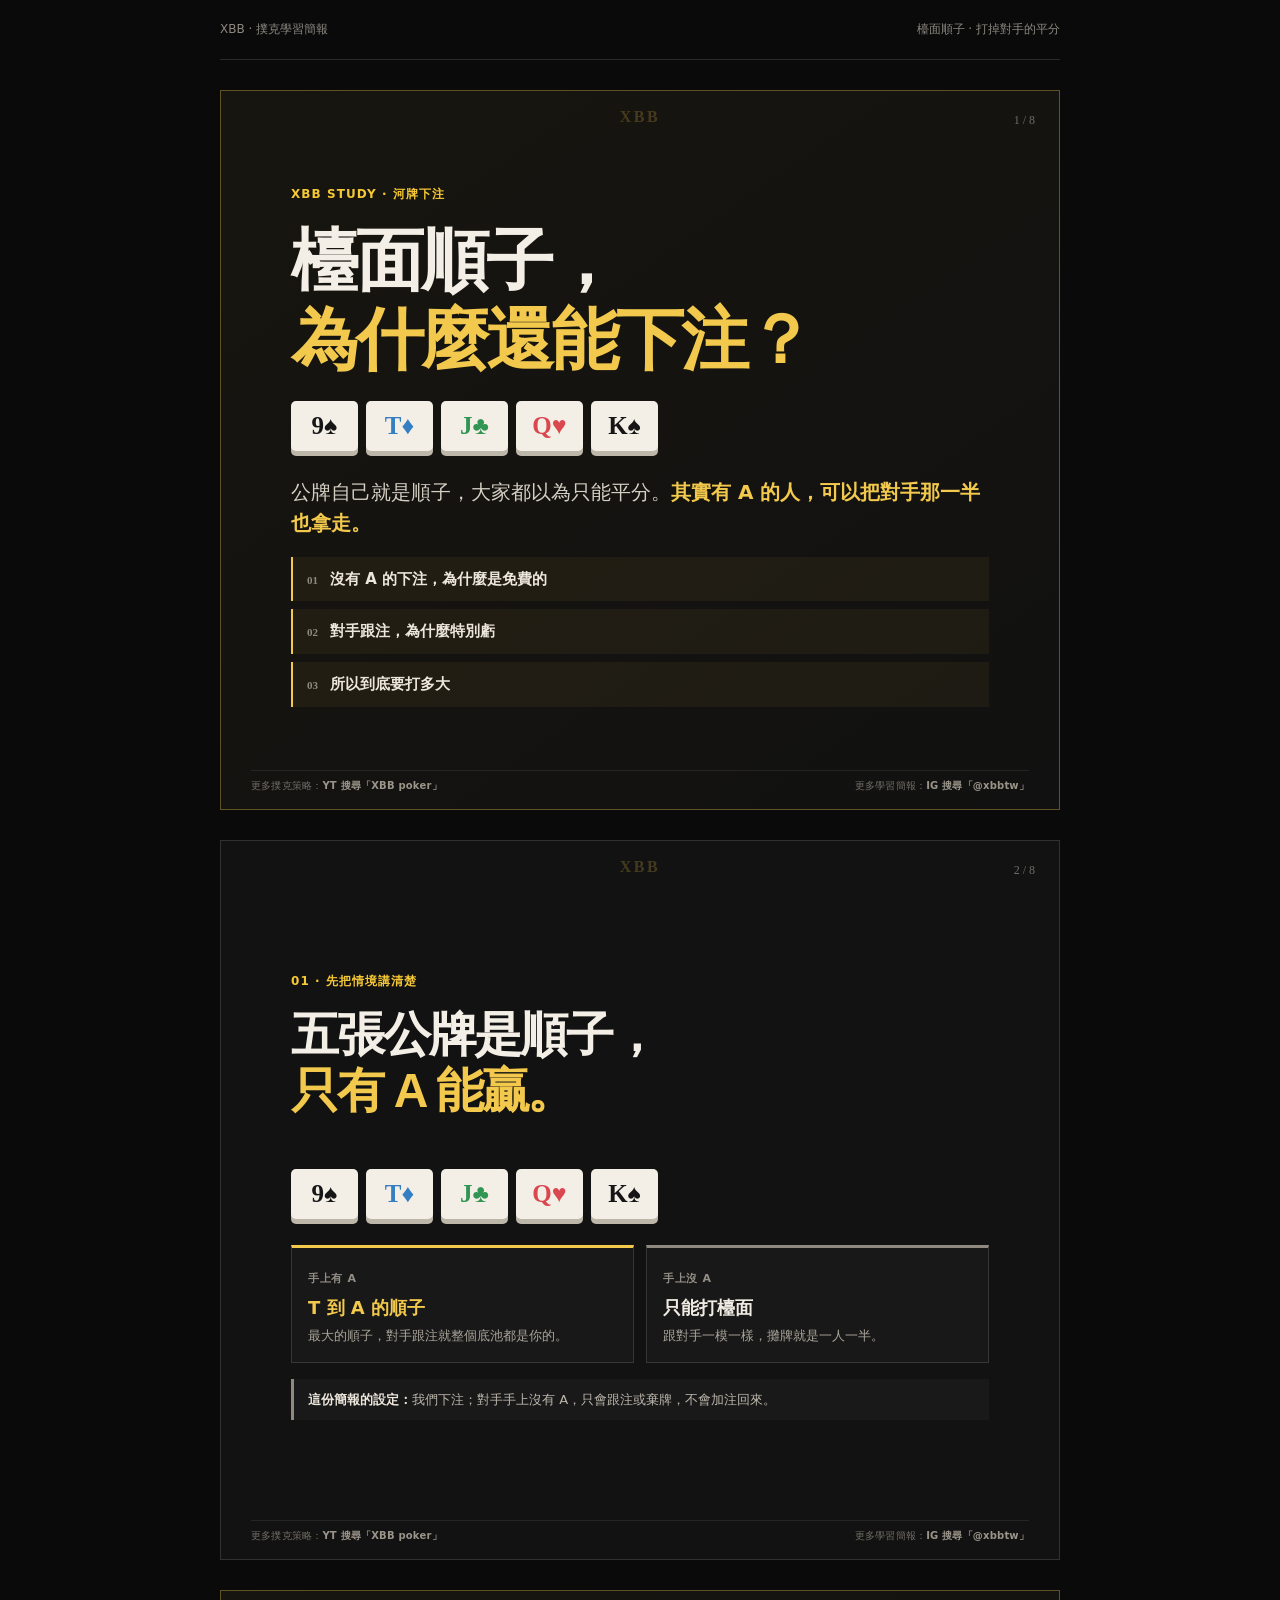
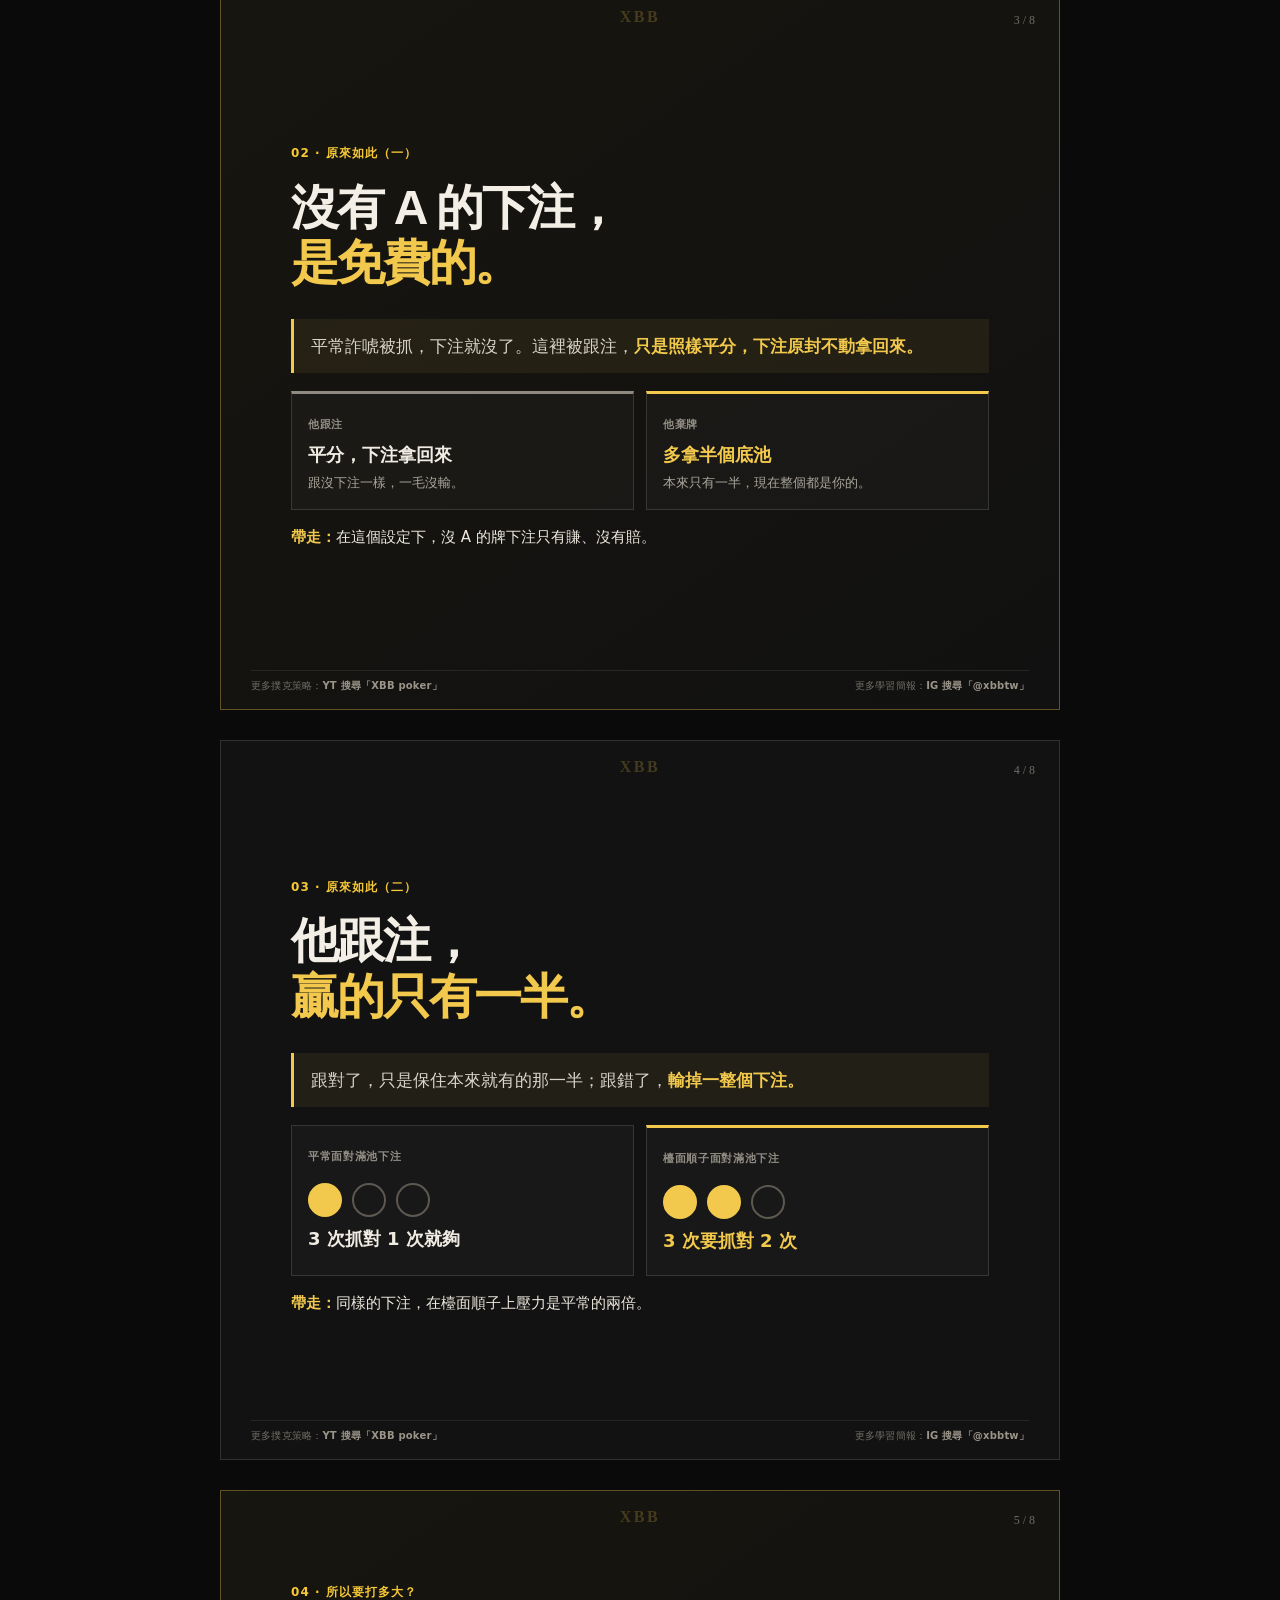
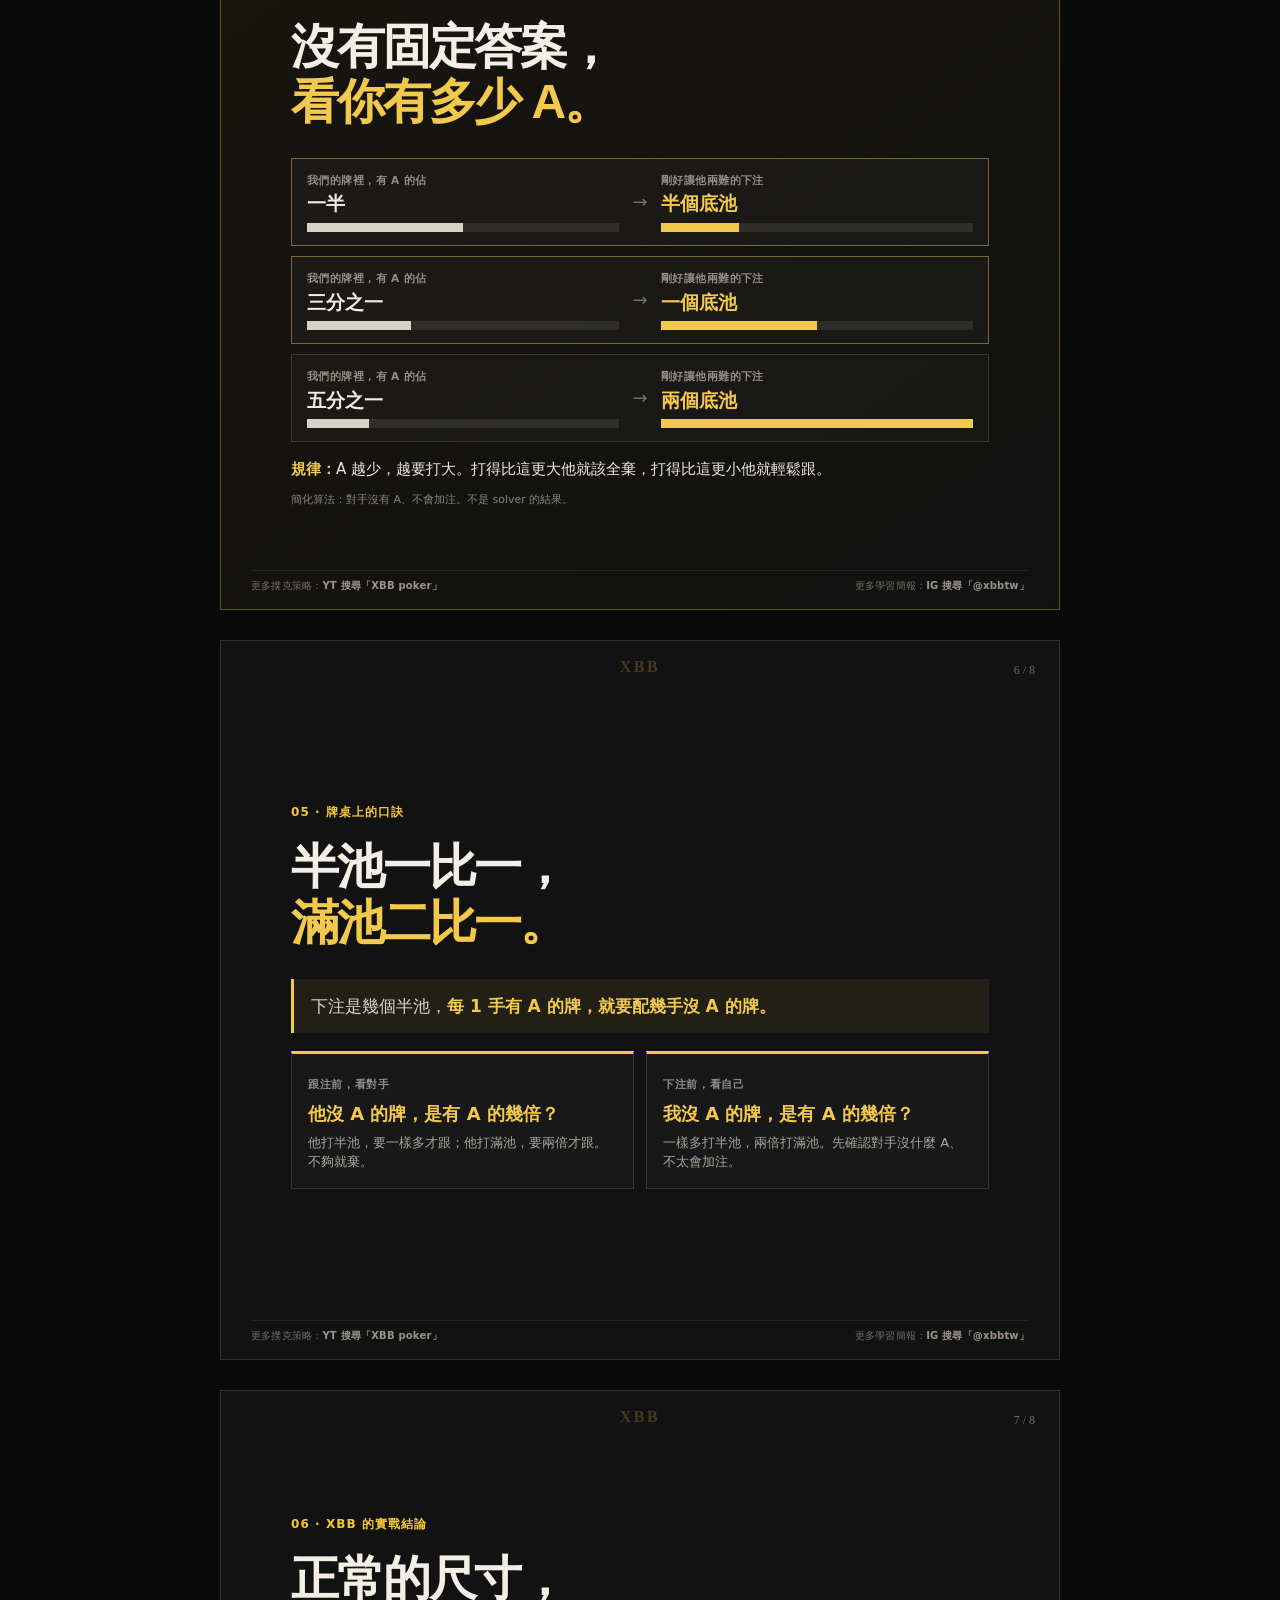
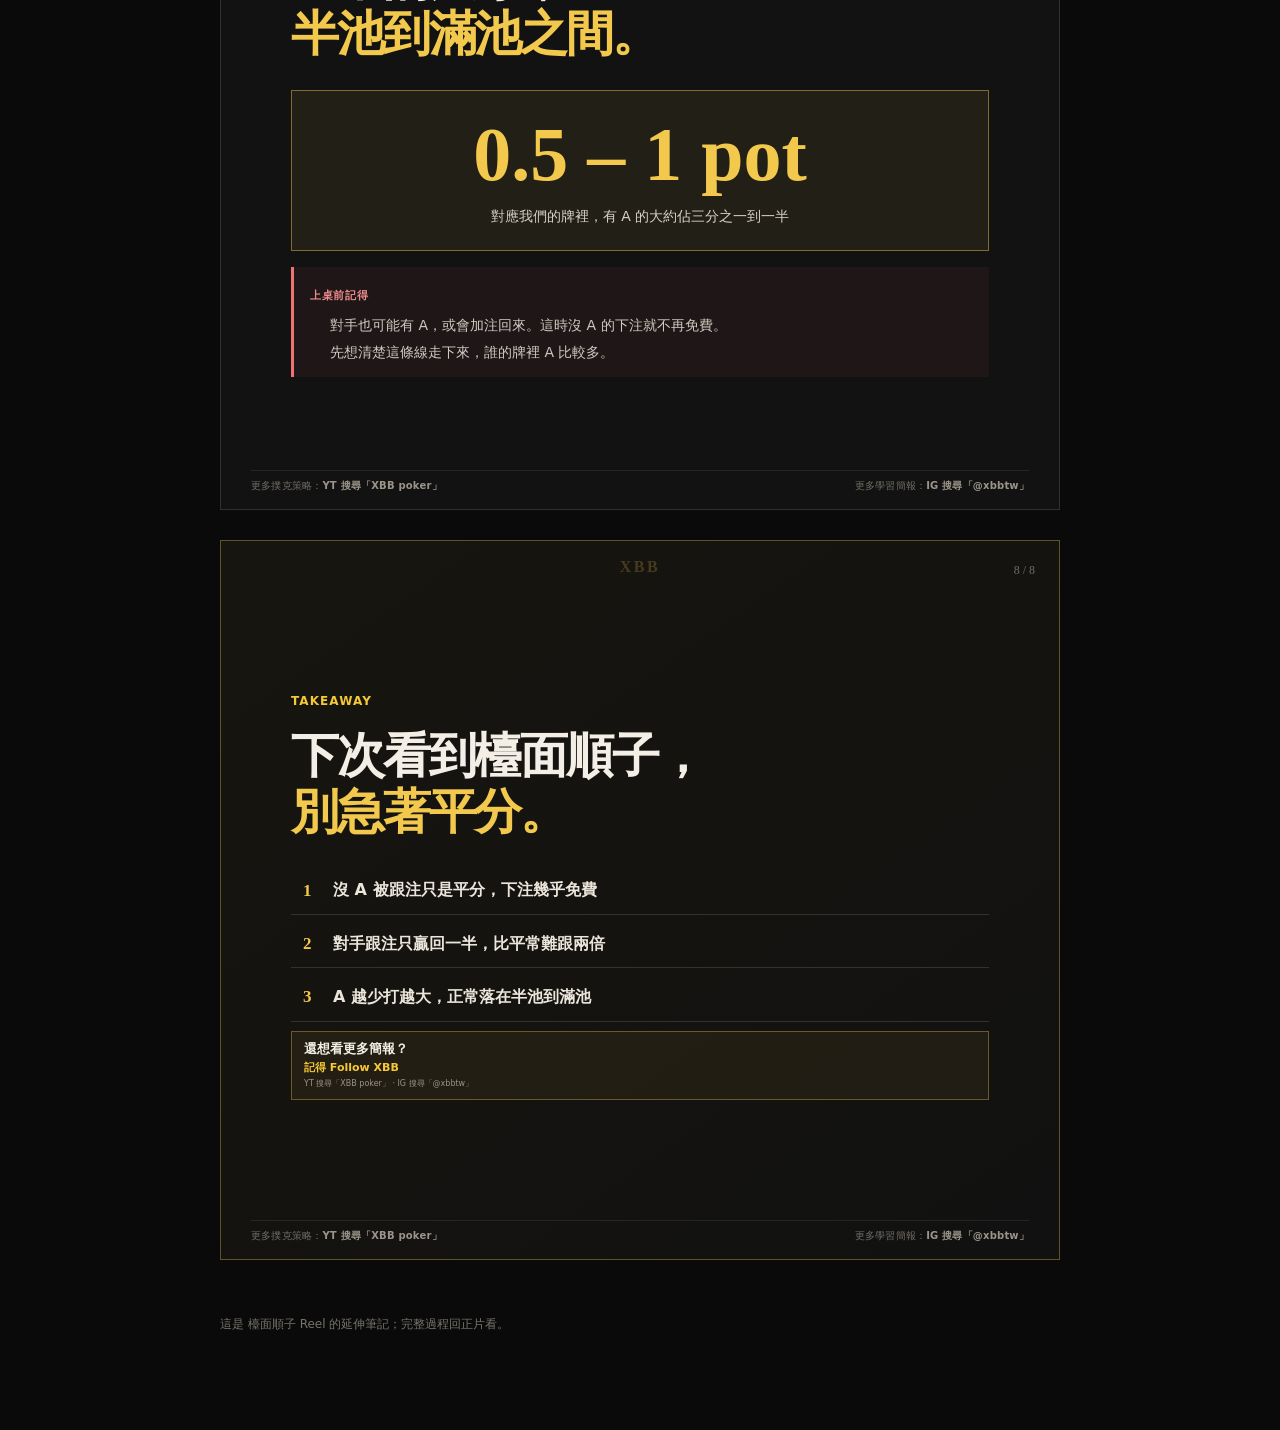
<file: board-straight-chop/index.html>
<!DOCTYPE html><html lang="zh-Hant"><head><meta charSet="utf-8"/><meta name="viewport" content="width=device-width, initial-scale=1"/><link rel="stylesheet" href="assets/index-CmsSHN9G.css" data-rsc-css-href="assets/index-CmsSHN9G.css" data-precedence="vite-rsc/importer-resources"/><title>檯面順子，為什麼還能下注？｜XBB 撲克學習簡報</title><meta name="description" content="公牌自己就是順子，大家以為只能平分。有 A 的人該打多大，才能把對手那一半也拿走？"/><meta property="og:title" content="檯面順子，為什麼還能下注？｜XBB 撲克學習簡報"/><meta property="og:description" content="公牌自己就是順子，大家以為只能平分。有 A 的人該打多大，才能把對手那一半也拿走？"/><meta property="og:site_name" content="XBB poker"/><meta property="og:type" content="website"/><meta property="og:image" content="https://gotsg002.github.io/xbb-poker/board-straight-chop/og-xbb.png"/><meta property="og:image:width" content="1200"/><meta property="og:image:height" content="630"/><meta property="og:image:alt" content="XBB poker 撲克學習簡報"/><meta name="twitter:card" content="summary_large_image"/><meta name="twitter:title" content="檯面順子，為什麼還能下注？｜XBB 撲克學習簡報"/><meta name="twitter:description" content="公牌自己就是順子，大家以為只能平分。有 A 的人該打多大，才能把對手那一半也拿走？"/><meta name="twitter:image" content="https://gotsg002.github.io/xbb-poker/board-straight-chop/og-xbb.png"/><meta name="twitter:image:width" content="1200"/><meta name="twitter:image:height" content="630"/><meta name="twitter:image:alt" content="XBB poker 撲克學習簡報"/>
</head><body><div class="factory-deck chop-deck"><main class="mini-deck"><nav class="deck-nav"><span>XBB · <!-- -->撲克學習簡報</span><span>檯面順子<!-- --> · <!-- -->打掉對手的平分</span></nav><article class="note-page yellow"><span class="page-no">1 / 8</span><span class="xbb-watermark" aria-hidden="true">XBB</span><p class="factory-eyebrow">XBB STUDY · 河牌下注</p><h1>檯面順子，<br/><em>為什麼還能下注？</em></h1><div class="board" aria-label="牌面 9♠ T♦ J♣ Q♥ K♠"><span class="suit-card suit-spade">9♠</span><span class="suit-card suit-diamond">T♦</span><span class="suit-card suit-club">J♣</span><span class="suit-card suit-heart">Q♥</span><span class="suit-card suit-spade">K♠</span></div><p class="cover-lead">公牌自己就是順子，大家都以為只能平分。<b>其實有 A 的人，可以把對手那一半也拿走。</b></p><ol class="cover-points"><li>沒有 A 的下注，為什麼是免費的</li><li>對手跟注，為什麼特別虧</li><li>所以到底要打多大</li></ol><p class="xbb-promo" aria-label="XBB 自家頻道"><span>更多撲克策略：<b>YT 搜尋「XBB poker」</b></span><span>更多學習簡報：<b>IG 搜尋「@xbbtw」</b></span></p></article><article class="note-page plain"><span class="page-no">2 / 8</span><span class="xbb-watermark" aria-hidden="true">XBB</span><p class="factory-eyebrow">01 · 先把情境講清楚</p><h2>五張公牌是順子，<br/><em>只有 A 能贏。</em></h2><div class="board" aria-label="牌面 9♠ T♦ J♣ Q♥ K♠"><span class="suit-card suit-spade">9♠</span><span class="suit-card suit-diamond">T♦</span><span class="suit-card suit-club">J♣</span><span class="suit-card suit-heart">Q♥</span><span class="suit-card suit-spade">K♠</span></div><div class="two-hands"><section class="has-q"><span>手上有 A</span><b>T 到 A 的順子</b><p>最大的順子，對手跟注就整個底池都是你的。</p></section><section class="no-q"><span>手上沒 A</span><b>只能打檯面</b><p>跟對手一模一樣，攤牌就是一人一半。</p></section></div><p class="setup-note"><b>這份簡報的設定：</b>我們下注；對手手上沒有 A，只會跟注或棄牌，不會加注回來。</p><p class="xbb-promo" aria-label="XBB 自家頻道"><span>更多撲克策略：<b>YT 搜尋「XBB poker」</b></span><span>更多學習簡報：<b>IG 搜尋「@xbbtw」</b></span></p></article><article class="note-page yellow"><span class="page-no">3 / 8</span><span class="xbb-watermark" aria-hidden="true">XBB</span><p class="factory-eyebrow">02 · 原來如此（一）</p><h2>沒有 A 的下注，<br/><em>是免費的。</em></h2><p class="unit-answer">平常詐唬被抓，下注就沒了。這裡被跟注，<b>只是照樣平分，下注原封不動拿回來。</b></p><div class="outcome-compare"><section class="out-call"><span>他跟注</span><b>平分，下注拿回來</b><p>跟沒下注一樣，一毛沒輸。</p></section><section class="out-fold"><span>他棄牌</span><b>多拿半個底池</b><p>本來只有一半，現在整個都是你的。</p></section></div><p class="unit-takeaway"><b>帶走：</b>在這個設定下，沒 A 的牌下注只有賺、沒有賠。</p><p class="xbb-promo" aria-label="XBB 自家頻道"><span>更多撲克策略：<b>YT 搜尋「XBB poker」</b></span><span>更多學習簡報：<b>IG 搜尋「@xbbtw」</b></span></p></article><article class="note-page plain"><span class="page-no">4 / 8</span><span class="xbb-watermark" aria-hidden="true">XBB</span><p class="factory-eyebrow">03 · 原來如此（二）</p><h2>他跟注，<br/><em>贏的只有一半。</em></h2><p class="unit-answer">跟對了，只是保住本來就有的那一半；跟錯了，<b>輸掉一整個下注。</b></p><div class="need-compare" aria-label="面對一個底池大小的下注，跟注要對幾次才划算"><section><span>平常面對滿池下注</span><div class="dots" aria-hidden="true"><i class="on"></i><i></i><i></i></div><b>3 次抓對 1 次就夠</b></section><section class="hot"><span>檯面順子面對滿池下注</span><div class="dots" aria-hidden="true"><i class="on"></i><i class="on"></i><i></i></div><b>3 次要抓對 2 次</b></section></div><p class="unit-takeaway"><b>帶走：</b>同樣的下注，在檯面順子上壓力是平常的兩倍。</p><p class="xbb-promo" aria-label="XBB 自家頻道"><span>更多撲克策略：<b>YT 搜尋「XBB poker」</b></span><span>更多學習簡報：<b>IG 搜尋「@xbbtw」</b></span></p></article><article class="note-page yellow"><span class="page-no">5 / 8</span><span class="xbb-watermark" aria-hidden="true">XBB</span><p class="factory-eyebrow">04 · 所以要打多大？</p><h2>沒有固定答案，<br/><em>看你有多少 A。</em></h2><div class="size-table"><div class="size-row hot"><div class="size-cell"><span>我們的牌裡，有 A 的佔</span><b>一半</b><i class="range-bar" aria-hidden="true"><u style="width:50%"></u></i></div><em aria-hidden="true">→</em><div class="size-cell"><span>剛好讓他兩難的下注</span><b>半個底池</b><i class="bet-bar" aria-hidden="true"><u style="width:25%"></u></i></div></div><div class="size-row hot"><div class="size-cell"><span>我們的牌裡，有 A 的佔</span><b>三分之一</b><i class="range-bar" aria-hidden="true"><u style="width:33.3%"></u></i></div><em aria-hidden="true">→</em><div class="size-cell"><span>剛好讓他兩難的下注</span><b>一個底池</b><i class="bet-bar" aria-hidden="true"><u style="width:50%"></u></i></div></div><div class="size-row"><div class="size-cell"><span>我們的牌裡，有 A 的佔</span><b>五分之一</b><i class="range-bar" aria-hidden="true"><u style="width:20%"></u></i></div><em aria-hidden="true">→</em><div class="size-cell"><span>剛好讓他兩難的下注</span><b>兩個底池</b><i class="bet-bar" aria-hidden="true"><u style="width:100%"></u></i></div></div></div><p class="unit-takeaway"><b>規律：</b>A 越少，越要打大。打得比這更大他就該全棄，打得比這更小他就輕鬆跟。</p><p class="model-note">簡化算法：對手沒有 A、不會加注。不是 solver 的結果。</p><p class="xbb-promo" aria-label="XBB 自家頻道"><span>更多撲克策略：<b>YT 搜尋「XBB poker」</b></span><span>更多學習簡報：<b>IG 搜尋「@xbbtw」</b></span></p></article><article class="note-page plain"><span class="page-no">6 / 8</span><span class="xbb-watermark" aria-hidden="true">XBB</span><p class="factory-eyebrow">05 · 牌桌上的口訣</p><h2>半池一比一，<br/><em>滿池二比一。</em></h2><p class="unit-answer">下注是幾個半池，<b>每 1 手有 A 的牌，就要配幾手沒 A 的牌。</b></p><div class="outcome-compare"><section class="out-fold"><span>跟注前，看對手</span><b>他沒 A 的牌，是有 A 的幾倍？</b><p>他打半池，要一樣多才跟；他打滿池，要兩倍才跟。不夠就棄。</p></section><section class="out-fold"><span>下注前，看自己</span><b>我沒 A 的牌，是有 A 的幾倍？</b><p>一樣多打半池，兩倍打滿池。先確認對手沒什麼 A、不太會加注。</p></section></div><p class="xbb-promo" aria-label="XBB 自家頻道"><span>更多撲克策略：<b>YT 搜尋「XBB poker」</b></span><span>更多學習簡報：<b>IG 搜尋「@xbbtw」</b></span></p></article><article class="note-page plain"><span class="page-no">7 / 8</span><span class="xbb-watermark" aria-hidden="true">XBB</span><p class="factory-eyebrow">06 · XBB 的實戰結論</p><h2>正常的尺寸，<br/><em>半池到滿池之間。</em></h2><div class="verdict"><b>0.5 – 1 pot</b><span>對應我們的牌裡，有 A 的大約佔三分之一到一半</span></div><div class="caution"><span>上桌前記得</span><ul><li>對手也可能有 A，或會加注回來。這時沒 A 的下注就不再免費。</li><li>先想清楚這條線走下來，誰的牌裡 A 比較多。</li></ul></div><p class="xbb-promo" aria-label="XBB 自家頻道"><span>更多撲克策略：<b>YT 搜尋「XBB poker」</b></span><span>更多學習簡報：<b>IG 搜尋「@xbbtw」</b></span></p></article><article class="note-page yellow"><span class="page-no">8 / 8</span><span class="xbb-watermark" aria-hidden="true">XBB</span><p class="factory-eyebrow">TAKEAWAY</p><h2>下次看到檯面順子，<br/><em>別急著平分。</em></h2><ol class="final-loop"><li><span>1</span><b>沒 A 被跟注只是平分，下注幾乎免費</b></li><li><span>2</span><b>對手跟注只贏回一半，比平常難跟兩倍</b></li><li><span>3</span><b>A 越少打越大，正常落在半池到滿池</b></li></ol><div class="factory-follow-cta" aria-label="追蹤 XBB 看更多撲克學習簡報"><strong>還想看更多簡報？</strong><span>記得 Follow XBB</span><small>YT 搜尋「XBB poker」 · IG 搜尋「@xbbtw」</small></div><p class="xbb-promo" aria-label="XBB 自家頻道"><span>更多撲克策略：<b>YT 搜尋「XBB poker」</b></span><span>更多學習簡報：<b>IG 搜尋「@xbbtw」</b></span></p></article><footer class="deck-footer"><span>這是 <!-- -->檯面順子<!-- --> Reel 的延伸筆記；完整過程回正片看。</span></footer></main></div></body></html>
</file>
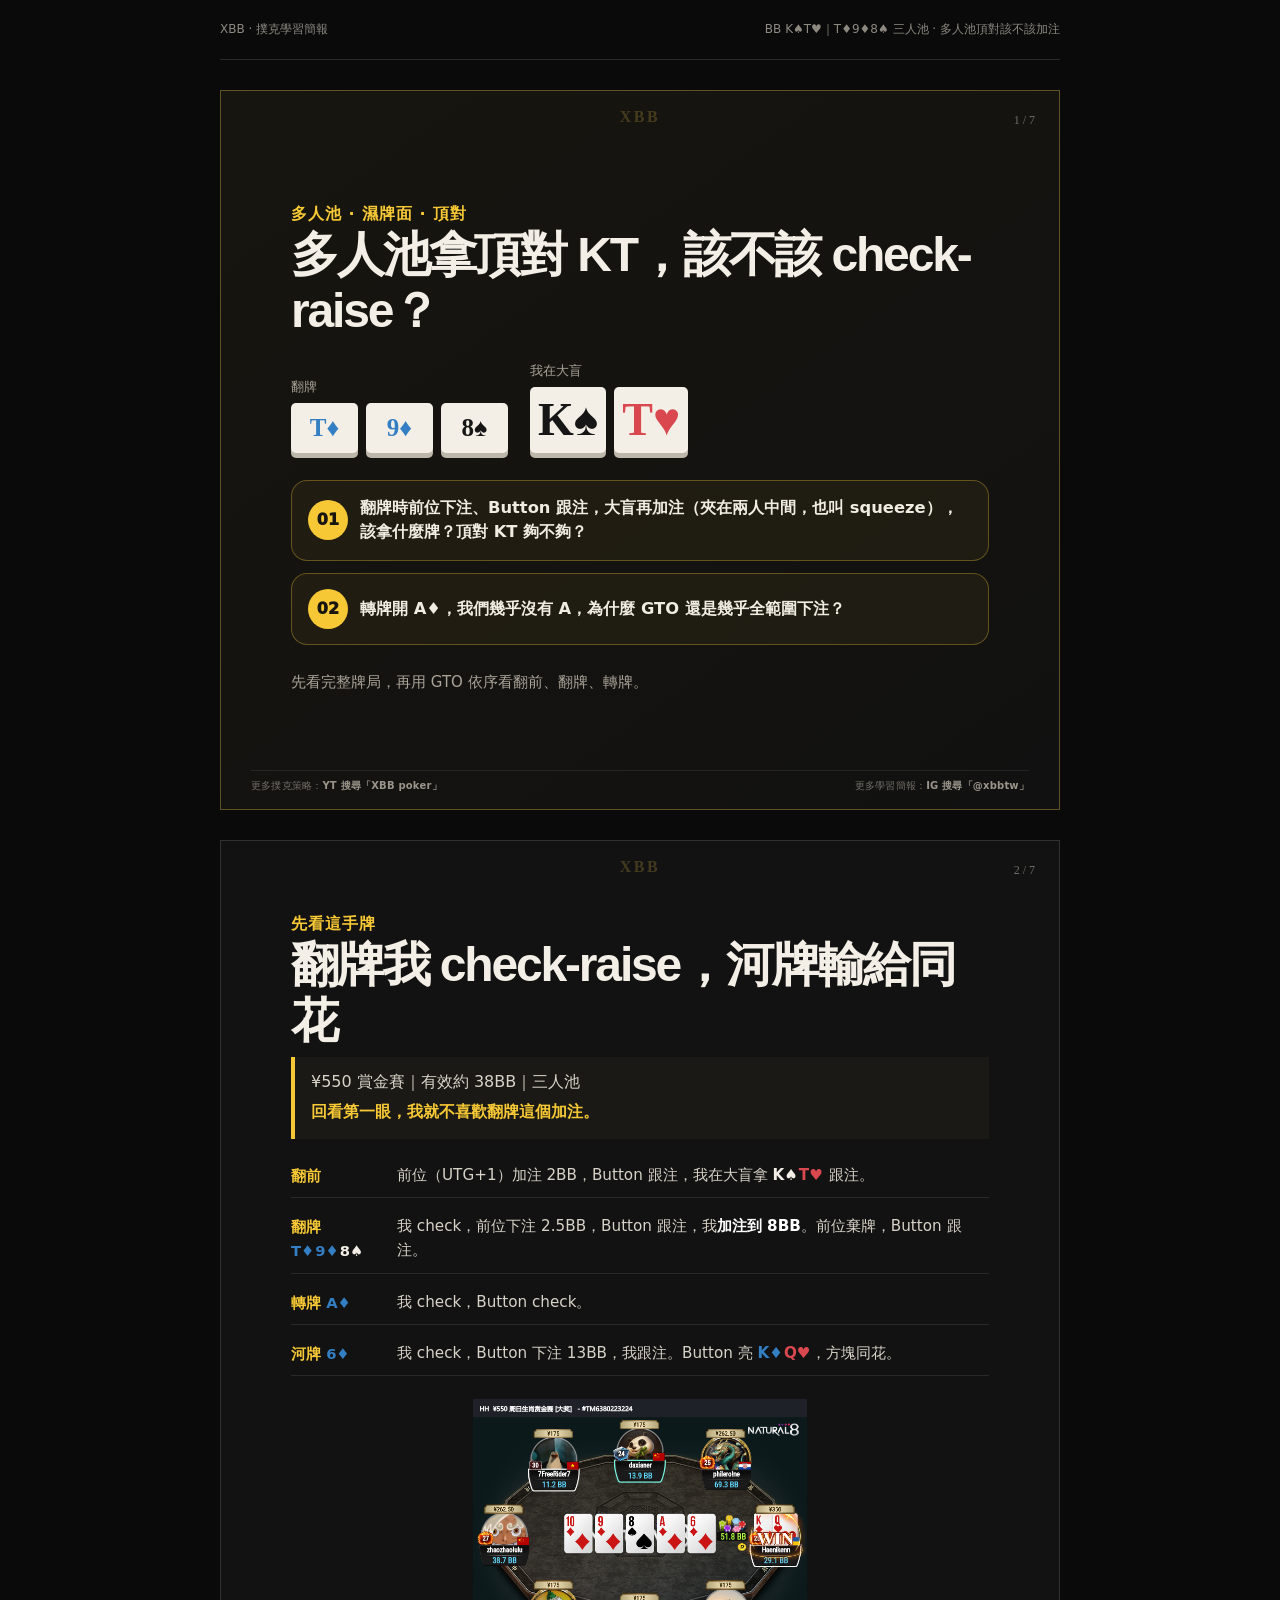
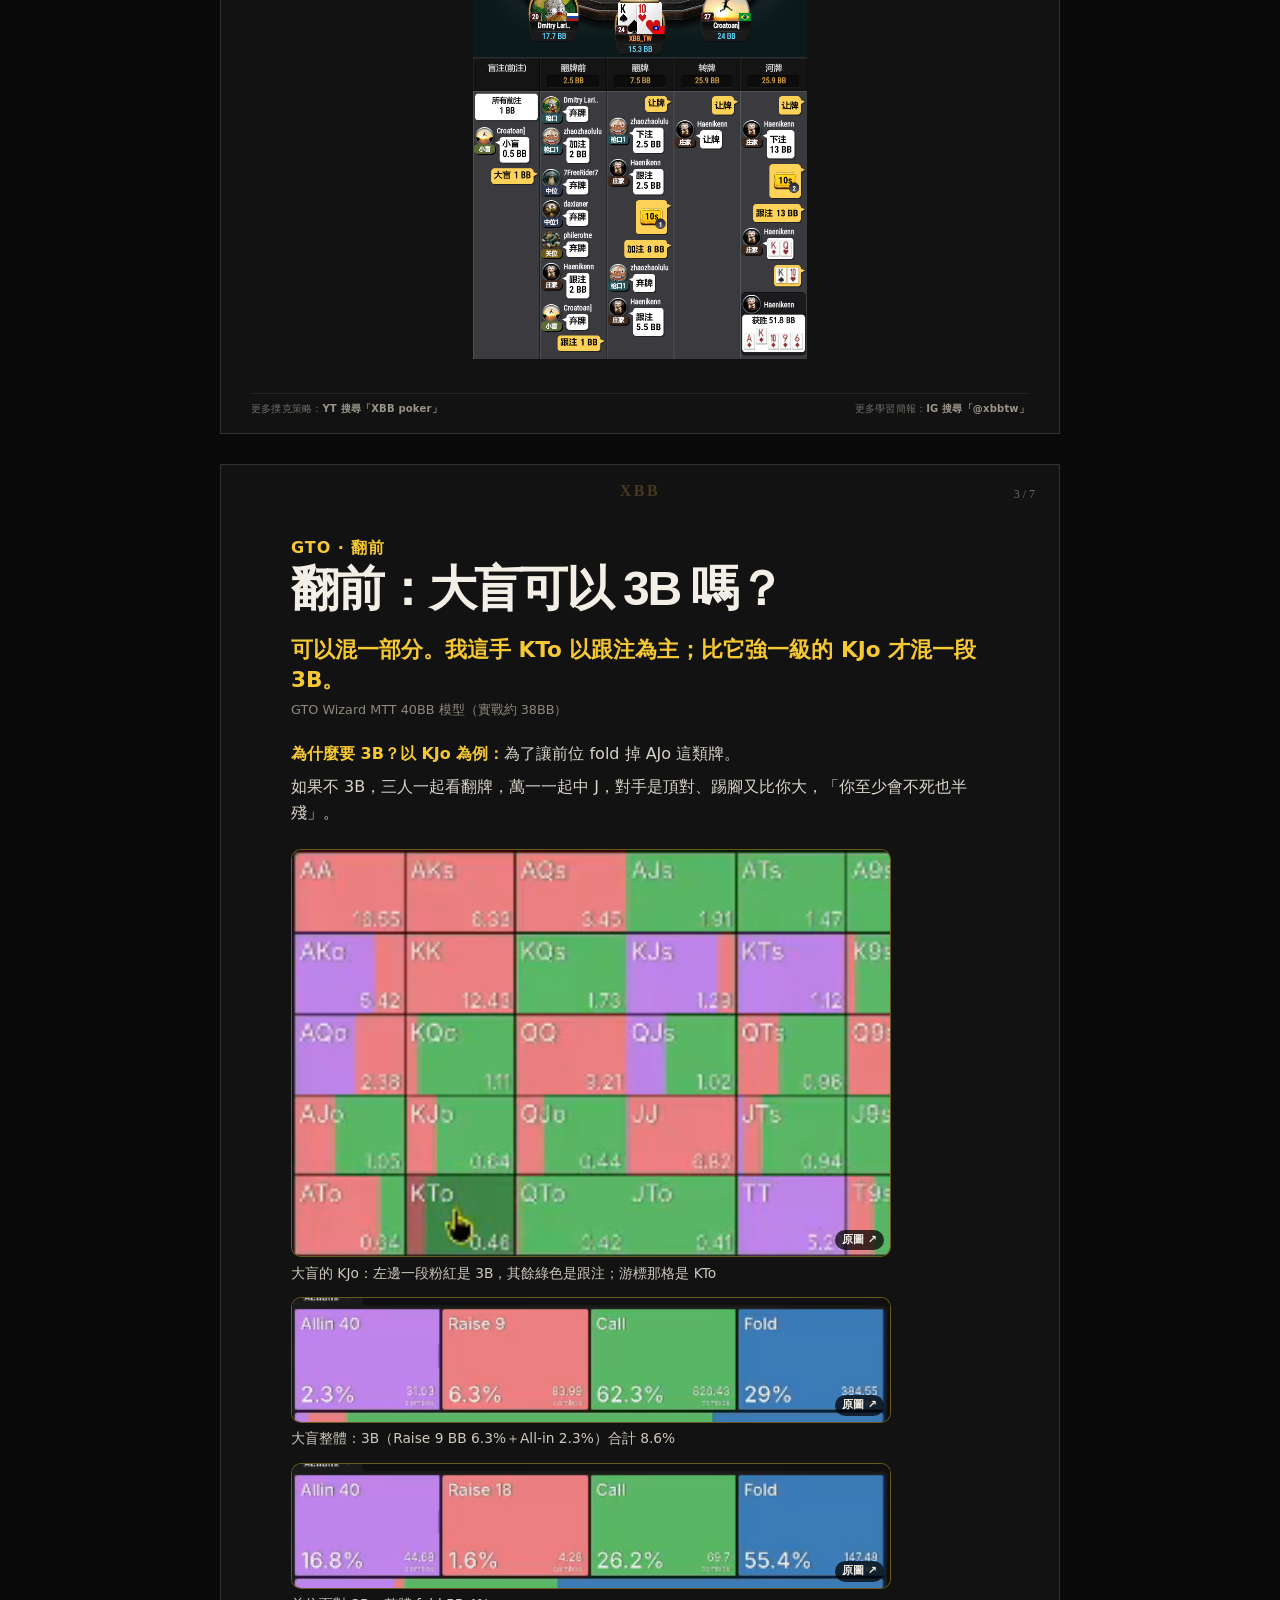
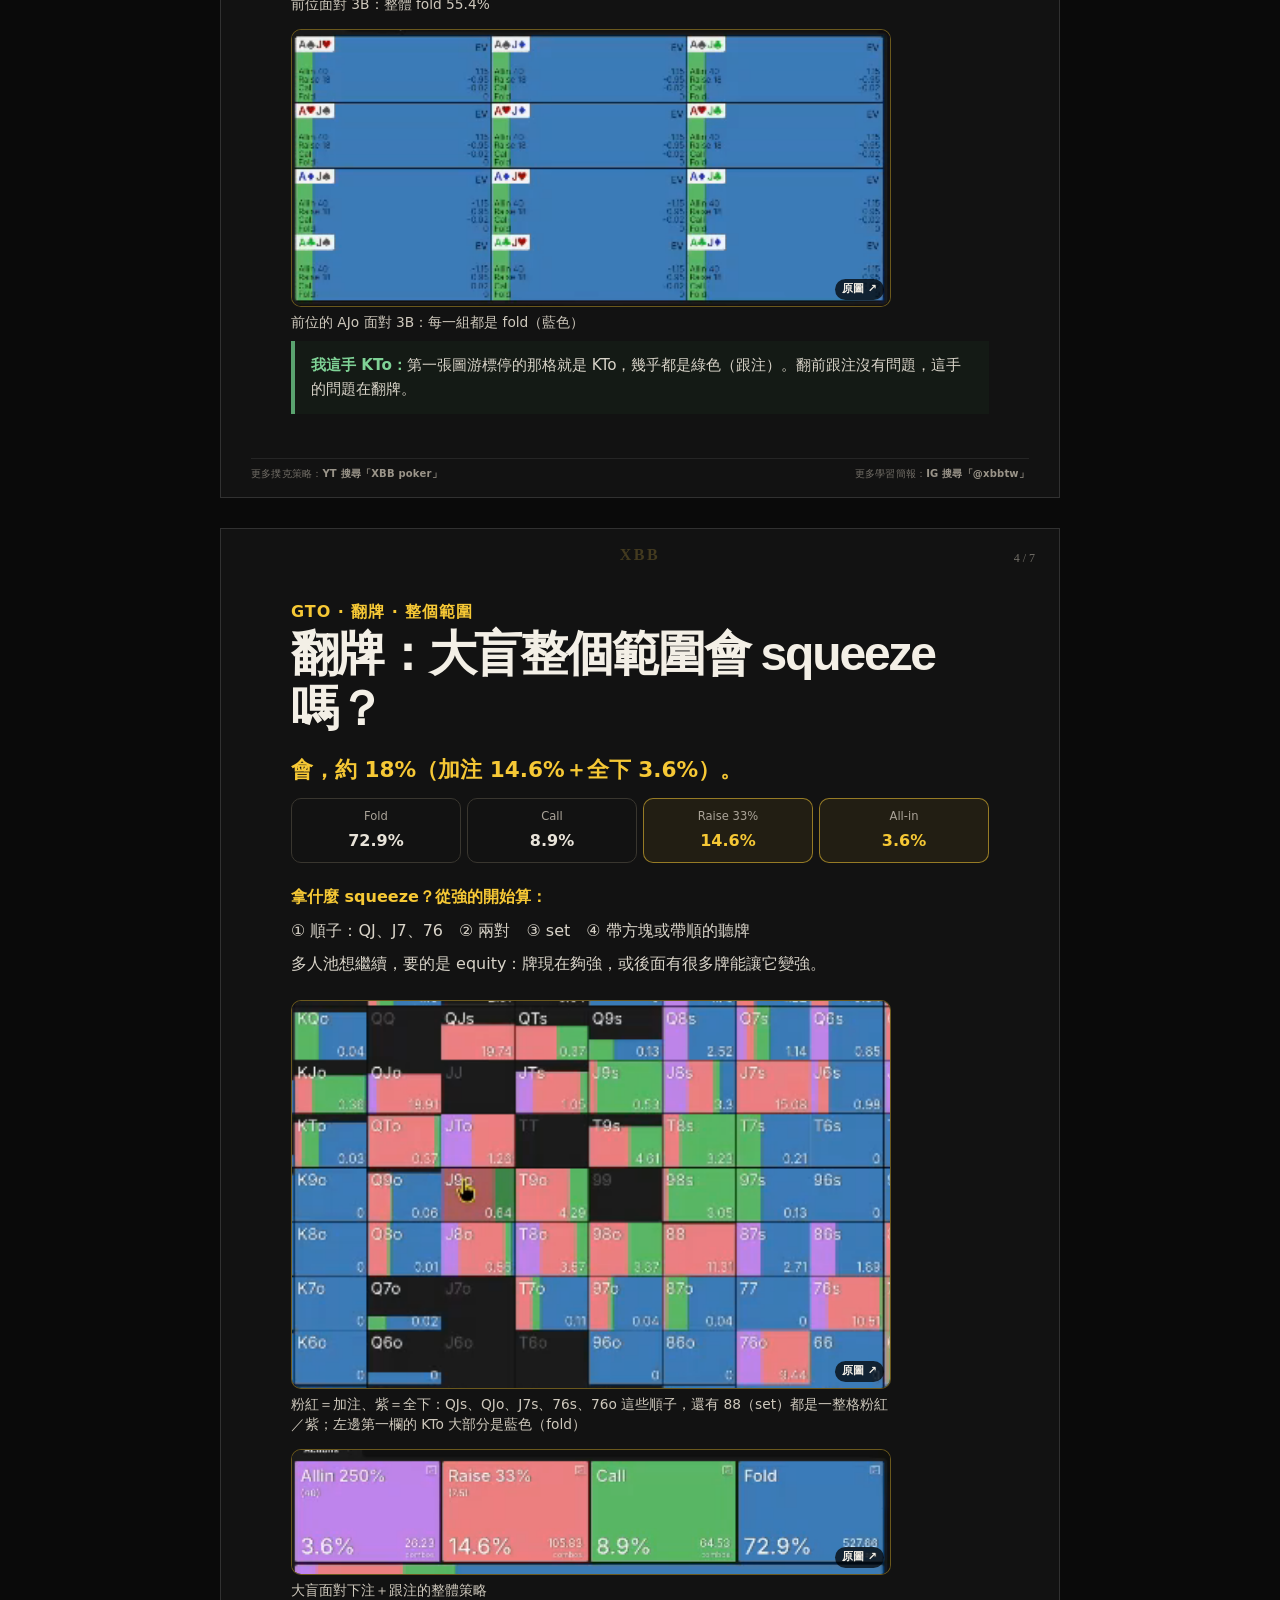
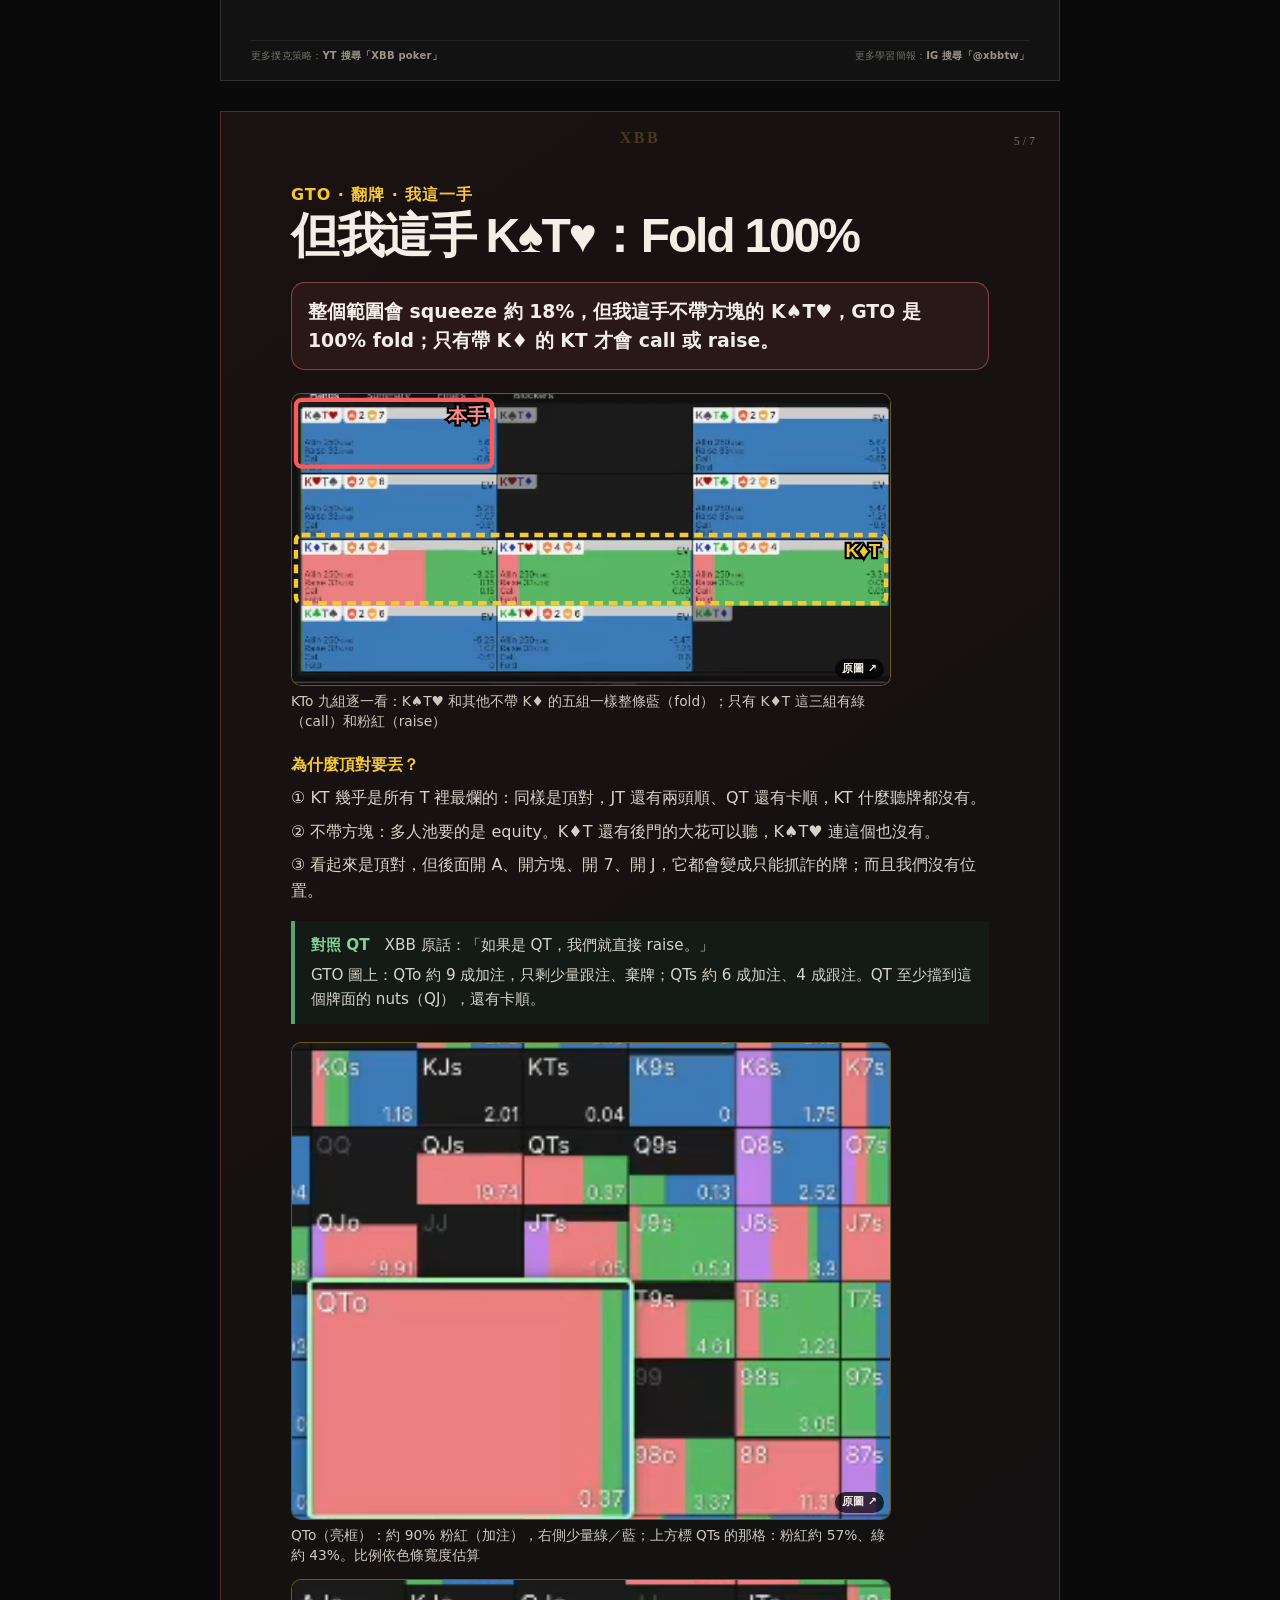
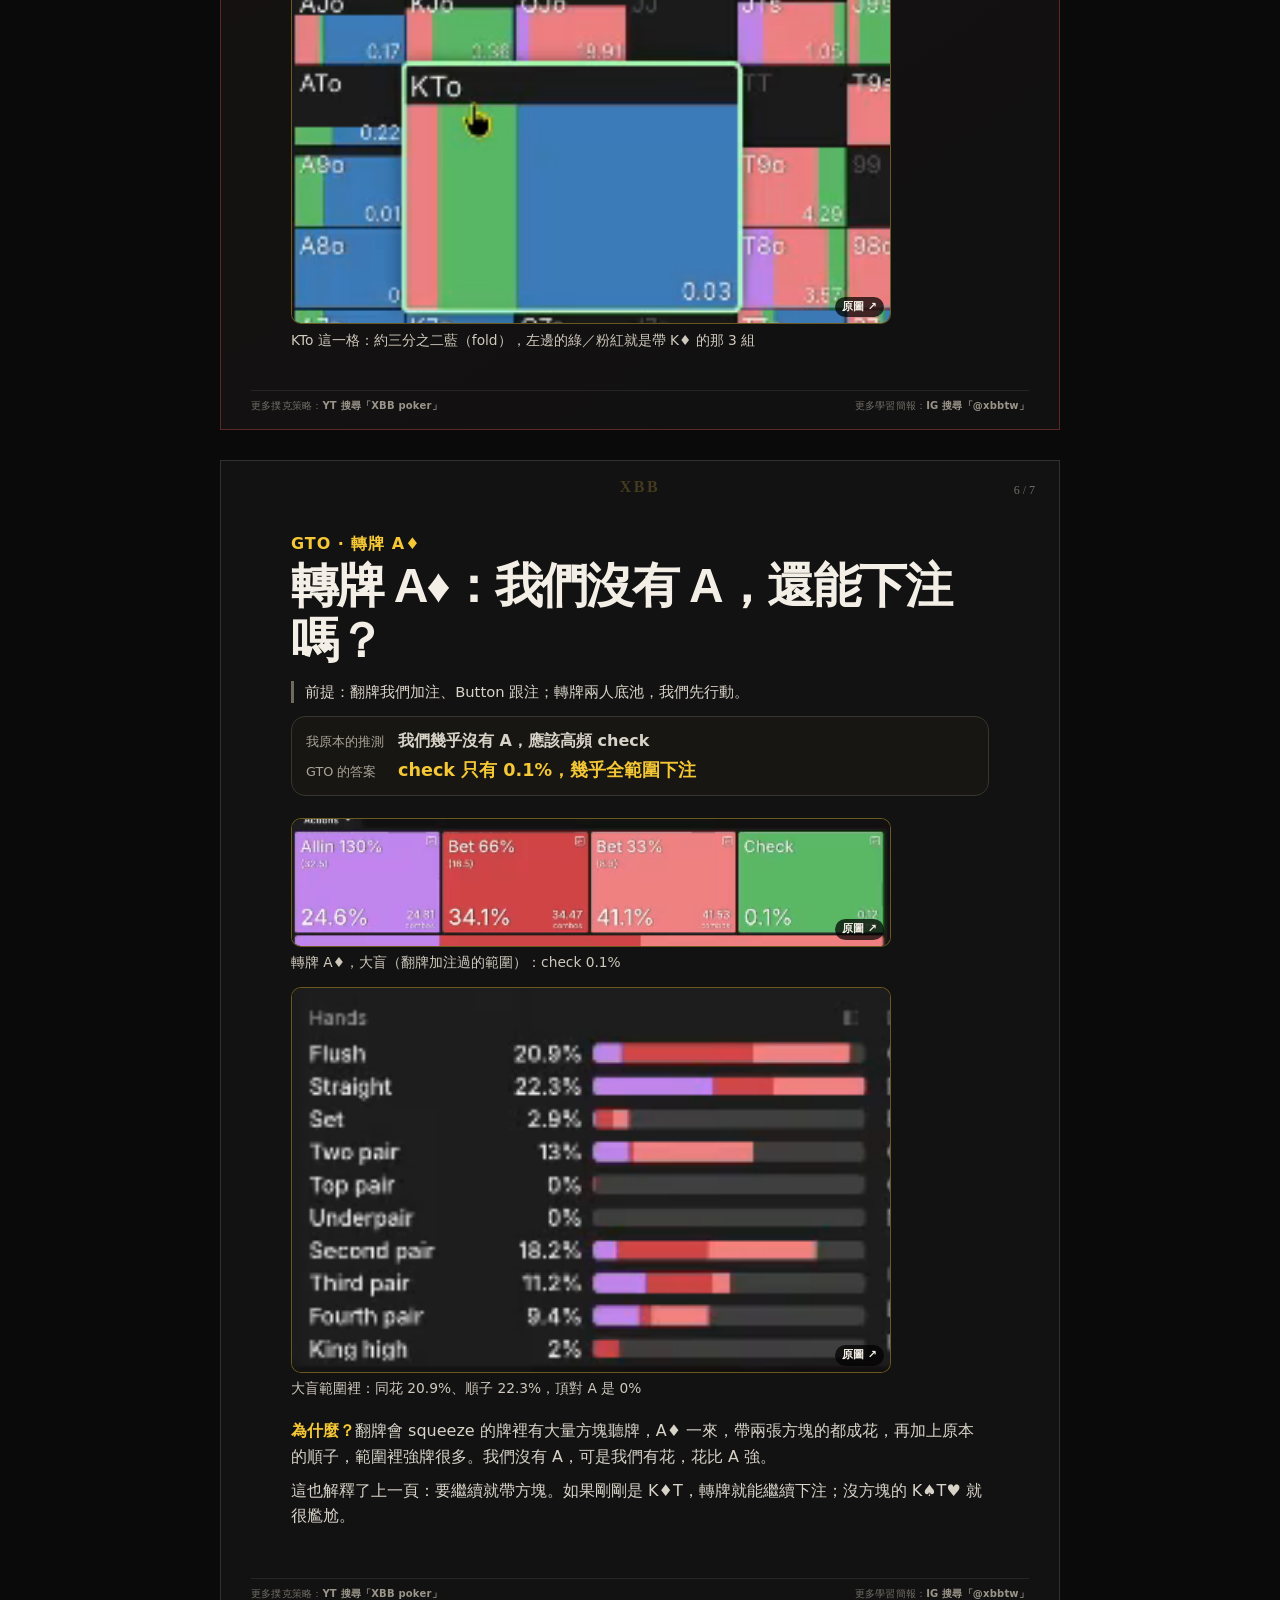
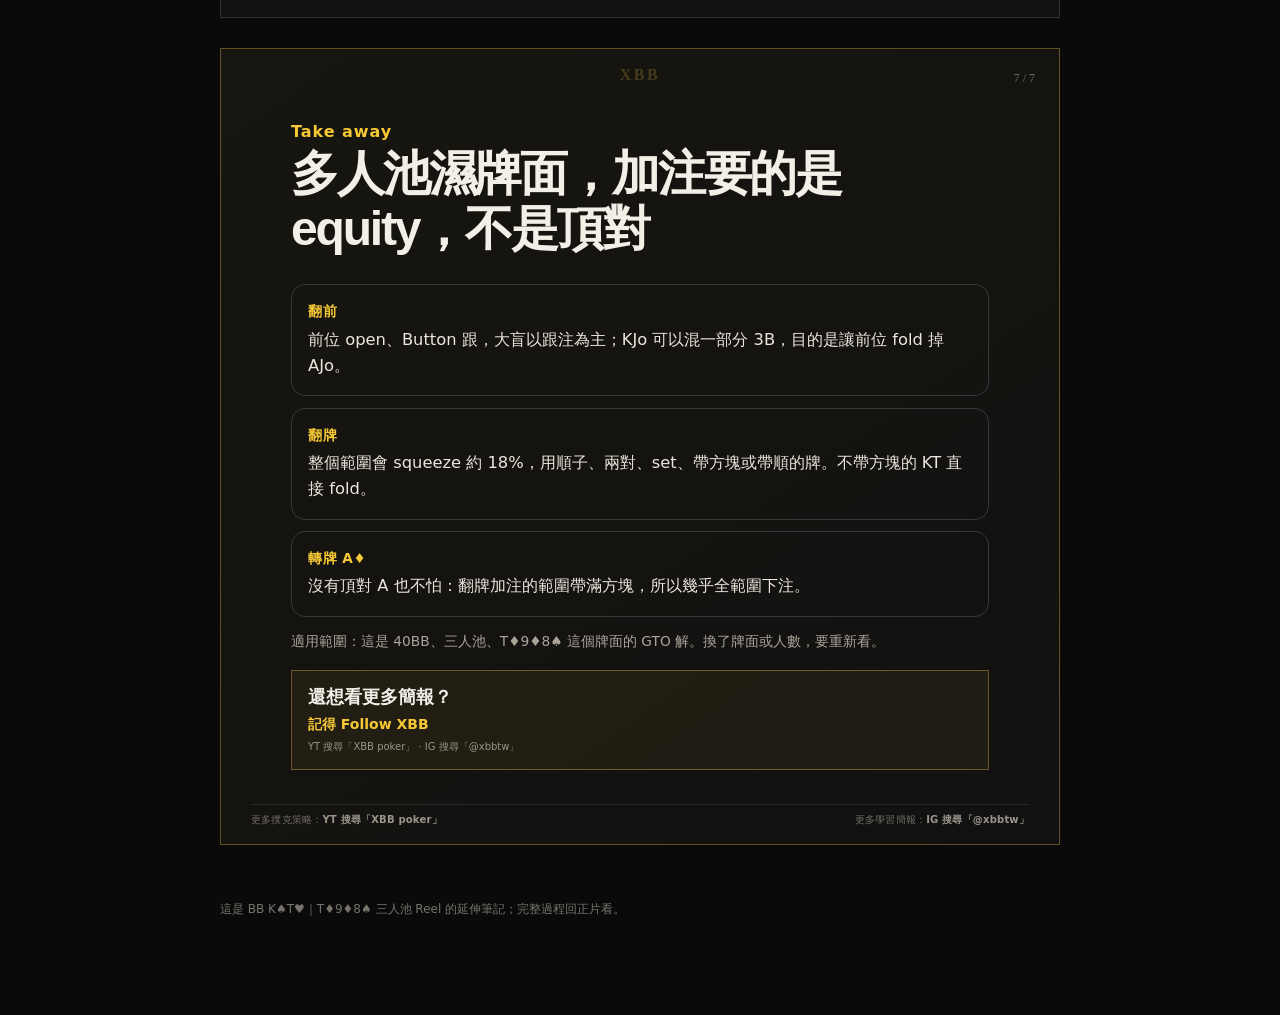
<file: ep04-kto-multiway/index.html>
<!DOCTYPE html><html lang="zh-Hant"><head><meta charSet="utf-8"/><meta name="viewport" content="width=device-width, initial-scale=1"/><link rel="preload" href="assets/ep04-kto/n8-hand.png" as="image"/><link rel="preload" href="assets/ep04-kto/gto-pre-bb.png" as="image"/><link rel="preload" href="assets/ep04-kto/gto-pre-utg.png" as="image"/><link rel="preload" href="assets/ep04-kto/gto-flop-range.png" as="image"/><link rel="preload" href="assets/ep04-kto/gto-flop-kto-combos.png" as="image"/><link rel="preload" href="assets/ep04-kto/gto-flop-qto.png" as="image"/><link rel="preload" href="assets/ep04-kto/gto-flop-kto.png" as="image"/><link rel="preload" href="assets/ep04-kto/gto-turn-ad.png" as="image"/><link rel="stylesheet" href="assets/index-DHchFcAf.css" data-rsc-css-href="assets/index-DHchFcAf.css" data-precedence="vite-rsc/importer-resources"/><title>多人池頂對 KT｜該不該 check-raise？</title><meta name="description" content="T♦9♦8♠ 三人池，大盲 K♠T♥：整個範圍會 squeeze 約 18%，但這手 GTO 是 100% fold"/><meta property="og:title" content="多人池頂對 KT｜該不該 check-raise？"/><meta property="og:description" content="T♦9♦8♠ 三人池，大盲 K♠T♥：整個範圍會 squeeze 約 18%，但這手 GTO 是 100% fold"/><meta property="og:site_name" content="XBB poker"/><meta property="og:type" content="website"/><meta property="og:image" content="https://gotsg002.github.io/xbb-poker/ep04-kto-multiway/og-xbb.png"/><meta property="og:image:width" content="1200"/><meta property="og:image:height" content="630"/><meta property="og:image:alt" content="XBB poker 撲克學習簡報"/><meta name="twitter:card" content="summary_large_image"/><meta name="twitter:title" content="多人池頂對 KT｜該不該 check-raise？"/><meta name="twitter:description" content="T♦9♦8♠ 三人池，大盲 K♠T♥：整個範圍會 squeeze 約 18%，但這手 GTO 是 100% fold"/><meta name="twitter:image" content="https://gotsg002.github.io/xbb-poker/ep04-kto-multiway/og-xbb.png"/><meta name="twitter:image:width" content="1200"/><meta name="twitter:image:height" content="630"/><meta name="twitter:image:alt" content="XBB poker 撲克學習簡報"/>
</head><body><div class="factory-deck kto-deck"><main class="mini-deck"><nav class="deck-nav"><span>XBB · <!-- -->撲克學習簡報</span><span>BB K♠T♥｜T♦9♦8♠ 三人池<!-- --> · <!-- -->多人池頂對該不該加注</span></nav><article class="note-page yellow"><span class="page-no">1 / 7</span><span class="xbb-watermark" aria-hidden="true">XBB</span><p class="factory-eyebrow">多人池 · 濕牌面 · 頂對</p><h2>多人池拿頂對 KT，該不該 check-raise？</h2><div class="kto-spot"><div><small>翻牌</small><div class="board" aria-label="牌面 T♦ 9♦ 8♠"><span class="suit-card suit-diamond">T♦</span><span class="suit-card suit-diamond">9♦</span><span class="suit-card suit-spade">8♠</span></div></div><div><small>我在大盲</small><span class="hand-cards-inline" aria-label="大盲手牌 K♠ T♥"><span class="hand-card suit-spade">K♠</span><span class="hand-card suit-heart">T♥</span></span></div></div><div class="factory-objectives"><article><span>01</span><b>翻牌時前位下注、Button 跟注，大盲再加注（夾在兩人中間，也叫 squeeze），該拿什麼牌？頂對 KT 夠不夠？</b></article><article><span>02</span><b>轉牌開 A♦，我們幾乎沒有 A，為什麼 GTO 還是幾乎全範圍下注？</b></article></div><p class="factory-bridge">先看完整牌局，再用 GTO 依序看翻前、翻牌、轉牌。</p><p class="xbb-promo" aria-label="XBB 自家頻道"><span>更多撲克策略：<b>YT 搜尋「XBB poker」</b></span><span>更多學習簡報：<b>IG 搜尋「@xbbtw」</b></span></p></article><article class="note-page plain"><span class="page-no">2 / 7</span><span class="xbb-watermark" aria-hidden="true">XBB</span><p class="factory-eyebrow">先看這手牌</p><h2>翻牌我 check-raise，河牌輸給同花</h2><div class="factory-decision"><span>¥550 賞金賽｜有效約 38BB｜三人池</span><b>回看第一眼，我就不喜歡翻牌這個加注。</b></div><ol class="kto-streets"><li><b>翻前</b><span>前位（UTG+1）加注 2BB，Button 跟注，我在大盲拿 <span class="card-text suit-spade">K♠</span><span class="card-text suit-heart">T♥</span> 跟注。</span></li><li><b>翻牌 <span class="card-text suit-diamond">T♦</span><span class="card-text suit-diamond">9♦</span><span class="card-text suit-spade">8♠</span></b><span>我 check，前位下注 2.5BB，Button 跟注，我<strong>加注到 8BB</strong>。前位棄牌，Button 跟注。</span></li><li><b>轉牌 <span class="card-text suit-diamond">A♦</span></b><span>我 check，Button check。</span></li><li><b>河牌 <span class="card-text suit-diamond">6♦</span></b><span>我 check，Button 下注 13BB，我跟注。Button 亮 <span class="card-text suit-diamond">K♦</span><span class="card-text suit-heart">Q♥</span>，方塊同花。</span></li></ol><figure class="kto-n8"><img src="assets/ep04-kto/n8-hand.png" alt="Natural8 牌譜：翻牌 T♦9♦8♠ 大盲 K♠T♥ 加注到 8BB，轉牌 A♦ 雙方過牌，河牌 6♦ 跟注 13BB 輸給 K♦Q♥"/></figure><p class="xbb-promo" aria-label="XBB 自家頻道"><span>更多撲克策略：<b>YT 搜尋「XBB poker」</b></span><span>更多學習簡報：<b>IG 搜尋「@xbbtw」</b></span></p></article><article class="note-page plain"><span class="page-no">3 / 7</span><span class="xbb-watermark" aria-hidden="true">XBB</span><p class="factory-eyebrow">GTO · 翻前</p><h2>翻前：大盲可以 3B 嗎？</h2><p class="kto-answer">可以混一部分。我這手 KTo 以跟注為主；比它強一級的 KJo 才混一段 3B。</p><p class="factory-node-note kto-model">GTO Wizard MTT 40BB 模型（實戰約 38BB）</p><div class="factory-cause"><p><b>為什麼要 3B？以 KJo 為例：</b>為了讓前位 fold 掉 AJo 這類牌。</p><p>如果不 3B，三人一起看翻牌，萬一一起中 J，對手是頂對、踢腳又比你大，「你至少會不死也半殘」。</p></div><figure class="kto-focus"><a class="kto-focus-window" href="assets/ep04-kto/gto-pre-bb.png" target="_blank" rel="noopener" style="aspect-ratio:235 / 160"><img src="assets/ep04-kto/gto-pre-bb.png" alt="GTO Wizard 大盲翻前策略矩陣左上角：KJo 格左側一段粉紅為 3B，其餘綠色為跟注" style="width:425.531914893617%;left:-6.382978723404255%;top:-100%"/><span class="kto-open" aria-hidden="true">原圖 ↗</span></a><figcaption>大盲的 KJo：左邊一段粉紅是 3B，其餘綠色是跟注；游標那格是 KTo</figcaption></figure><figure class="kto-focus"><a class="kto-focus-window" href="assets/ep04-kto/gto-pre-bb.png" target="_blank" rel="noopener" style="aspect-ratio:410 / 86"><img src="assets/ep04-kto/gto-pre-bb.png" alt="GTO Wizard 大盲面對前位加注與 Button 跟注的翻前策略：All-in 2.3%、Raise 9 6.3%、Call 62.3%、Fold 29%" style="width:243.90243902439025%;left:-143.41463414634146%;top:-330.2325581395349%"/><span class="kto-open" aria-hidden="true">原圖 ↗</span></a><figcaption>大盲整體：3B（Raise 9 BB 6.3%＋All-in 2.3%）合計 8.6%</figcaption></figure><figure class="kto-focus"><a class="kto-focus-window" href="assets/ep04-kto/gto-pre-utg.png" target="_blank" rel="noopener" style="aspect-ratio:410 / 86"><img src="assets/ep04-kto/gto-pre-utg.png" alt="GTO Wizard 前位面對大盲 3B：Fold 55.4%，AJo 各組合都是 Fold" style="width:243.90243902439025%;left:-143.41463414634146%;top:-330.2325581395349%"/><span class="kto-open" aria-hidden="true">原圖 ↗</span></a><figcaption>前位面對 3B：整體 fold 55.4%</figcaption></figure><figure class="kto-focus"><a class="kto-focus-window" href="assets/ep04-kto/gto-pre-utg.png" target="_blank" rel="noopener" style="aspect-ratio:410 / 190"><img src="assets/ep04-kto/gto-pre-utg.png" alt="前位 AJo 各組合面對 3B 的策略，全部是 Fold" style="width:243.90243902439025%;left:-143.41463414634146%;top:-205.26315789473685%"/><span class="kto-open" aria-hidden="true">原圖 ↗</span></a><figcaption>前位的 AJo 面對 3B：每一組都是 fold（藍色）</figcaption></figure><p class="kto-contrast"><b>我這手 KTo：</b>第一張圖游標停的那格就是 KTo，幾乎都是綠色（跟注）。翻前跟注沒有問題，這手的問題在翻牌。</p><p class="xbb-promo" aria-label="XBB 自家頻道"><span>更多撲克策略：<b>YT 搜尋「XBB poker」</b></span><span>更多學習簡報：<b>IG 搜尋「@xbbtw」</b></span></p></article><article class="note-page plain"><span class="page-no">4 / 7</span><span class="xbb-watermark" aria-hidden="true">XBB</span><p class="factory-eyebrow">GTO · 翻牌 · 整個範圍</p><h2>翻牌：大盲整個範圍會 squeeze 嗎？</h2><p class="kto-answer">會，約 18%（加注 14.6%＋全下 3.6%）。</p><div class="kto-stats"><span><small>Fold</small><b>72.9%</b></span><span><small>Call</small><b>8.9%</b></span><span class="hot"><small>Raise 33%</small><b>14.6%</b></span><span class="hot"><small>All-in</small><b>3.6%</b></span></div><div class="factory-cause"><p><b>拿什麼 squeeze？從強的開始算：</b></p><p>① 順子：QJ、J7、76　② 兩對　③ set　④ 帶方塊或帶順的聽牌</p><p>多人池想繼續，要的是 equity：牌現在夠強，或後面有很多牌能讓它變強。</p></div><figure class="kto-focus"><a class="kto-focus-window" href="assets/ep04-kto/gto-flop-range.png" target="_blank" rel="noopener" style="aspect-ratio:352 / 228"><img src="assets/ep04-kto/gto-flop-range.png" alt="GTO Wizard 翻牌策略矩陣：QJs、QJo、J7s、76s、76o、88 大多粉紅或紫色（加注、全下），KTo 幾乎全藍" style="width:284.09090909090907%;left:-16.477272727272727%;top:-97.36842105263158%"/><span class="kto-open" aria-hidden="true">原圖 ↗</span></a><figcaption>粉紅＝加注、紫＝全下：QJs、QJo、J7s、76s、76o 這些順子，還有 88（set）都是一整格粉紅／紫；左邊第一欄的 KTo 大部分是藍色（fold）</figcaption></figure><figure class="kto-focus"><a class="kto-focus-window" href="assets/ep04-kto/gto-flop-range.png" target="_blank" rel="noopener" style="aspect-ratio:410 / 86"><img src="assets/ep04-kto/gto-flop-range.png" alt="GTO Wizard 大盲面對前位下注 33% 與 Button 跟注：Allin 3.6%、Raise 33% 14.6%、Call 8.9%、Fold 72.9%" style="width:243.90243902439025%;left:-143.41463414634146%;top:-330.2325581395349%"/><span class="kto-open" aria-hidden="true">原圖 ↗</span></a><figcaption>大盲面對下注＋跟注的整體策略</figcaption></figure><p class="xbb-promo" aria-label="XBB 自家頻道"><span>更多撲克策略：<b>YT 搜尋「XBB poker」</b></span><span>更多學習簡報：<b>IG 搜尋「@xbbtw」</b></span></p></article><article class="note-page red"><span class="page-no">5 / 7</span><span class="xbb-watermark" aria-hidden="true">XBB</span><p class="factory-eyebrow">GTO · 翻牌 · 我這一手</p><h2>但我這手 K♠T♥：Fold 100%</h2><p class="kto-verdict">整個範圍會 squeeze 約 18%，但我這手不帶方塊的 K♠T♥，GTO 是 100% fold；只有帶 K♦ 的 KT 才會 call 或 raise。</p><figure class="kto-focus"><a class="kto-focus-window" href="assets/ep04-kto/gto-flop-kto-combos.png" target="_blank" rel="noopener" style="aspect-ratio:410 / 200"><img src="assets/ep04-kto/gto-flop-kto-combos.png" alt="GTO Wizard KTo 逐組合策略：K♠T♥、K♠T♣、K♥T♠、K♥T♣、K♣T♠、K♣T♥ 全部藍色 Fold；只有 K♦T♠、K♦T♥、K♦T♣ 有綠色 call 與粉紅 raise" style="width:100%;left:0%;top:0%"/><svg class="kto-marks" viewBox="0 0 410 200" aria-hidden="true"><g class="hero"><rect x="2" y="4" width="135" height="46" rx="4"></rect><text x="133" y="19" text-anchor="end">本手</text></g><g class="keep"><rect x="2" y="97" width="406" height="47" rx="4"></rect><text x="404" y="112" text-anchor="end">K♦T</text></g></svg><span class="kto-open" aria-hidden="true">原圖 ↗</span></a><figcaption>KTo 九組逐一看：K♠T♥ 和其他不帶 K♦ 的五組一樣整條藍（fold）；只有 K♦T 這三組有綠（call）和粉紅（raise）</figcaption></figure><div class="factory-cause"><p><b>為什麼頂對要丟？</b></p><p>① KT 幾乎是所有 T 裡最爛的：同樣是頂對，JT 還有兩頭順、QT 還有卡順，KT 什麼聽牌都沒有。</p><p>② 不帶方塊：多人池要的是 equity。K♦T 還有後門的大花可以聽，K♠T♥ 連這個也沒有。</p><p>③ 看起來是頂對，但後面開 A、開方塊、開 7、開 J，它都會變成只能抓詐的牌；而且我們沒有位置。</p></div><div class="kto-contrast"><p><b>對照 QT</b>　XBB 原話：「如果是 QT，我們就直接 raise。」</p><p>GTO 圖上：QTo 約 9 成加注，只剩少量跟注、棄牌；QTs 約 6 成加注、4 成跟注。QT 至少擋到這個牌面的 nuts（QJ），還有卡順。</p></div><figure class="kto-focus"><a class="kto-focus-window" href="assets/ep04-kto/gto-flop-qto.png" target="_blank" rel="noopener" style="aspect-ratio:245 / 195"><img src="assets/ep04-kto/gto-flop-qto.png" alt="GTO Wizard 翻牌大盲策略，QTo 格展開：幾乎整格粉紅（加注 33%），右側少量綠色與藍色；上方 QTs 約六成粉紅、四成綠色" style="width:404.0816326530612%;left:-34.69387755102041%;top:-92.3076923076923%"/><span class="kto-open" aria-hidden="true">原圖 ↗</span></a><figcaption>QTo（亮框）：約 90% 粉紅（加注），右側少量綠／藍；上方標 QTs 的那格：粉紅約 57%、綠約 43%。比例依色條寬度估算</figcaption></figure><figure class="kto-focus"><a class="kto-focus-window" href="assets/ep04-kto/gto-flop-kto.png" target="_blank" rel="noopener" style="aspect-ratio:235 / 135"><img src="assets/ep04-kto/gto-flop-kto.png" alt="GTO Wizard 翻牌策略矩陣中的 KTo 格：約三分之二藍色，左側綠色與粉紅" style="width:425.531914893617%;left:-6.382978723404255%;top:-188.88888888888889%"/><span class="kto-open" aria-hidden="true">原圖 ↗</span></a><figcaption>KTo 這一格：約三分之二藍（fold），左邊的綠／粉紅就是帶 K♦ 的那 3 組</figcaption></figure><p class="xbb-promo" aria-label="XBB 自家頻道"><span>更多撲克策略：<b>YT 搜尋「XBB poker」</b></span><span>更多學習簡報：<b>IG 搜尋「@xbbtw」</b></span></p></article><article class="note-page plain"><span class="page-no">6 / 7</span><span class="xbb-watermark" aria-hidden="true">XBB</span><p class="factory-eyebrow">GTO · 轉牌 A♦</p><h2>轉牌 A♦：我們沒有 A，還能下注嗎？</h2><p class="kto-premise">前提：翻牌我們加注、Button 跟注；轉牌兩人底池，我們先行動。</p><div class="kto-guess"><span>我原本的推測</span><b>我們幾乎沒有 A，應該高頻 check</b><span>GTO 的答案</span><b class="hot">check 只有 0.1%，幾乎全範圍下注</b></div><figure class="kto-focus"><a class="kto-focus-window" href="assets/ep04-kto/gto-turn-ad.png" target="_blank" rel="noopener" style="aspect-ratio:410 / 88"><img src="assets/ep04-kto/gto-turn-ad.png" alt="GTO Wizard 轉牌 A♦ 大盲先行動：Allin 130% 24.6%、Bet 66% 34.1%、Bet 33% 41.1%、Check 0.1%" style="width:243.90243902439025%;left:-143.41463414634146%;top:-345.45454545454544%"/><span class="kto-open" aria-hidden="true">原圖 ↗</span></a><figcaption>轉牌 A♦，大盲（翻牌加注過的範圍）：check 0.1%</figcaption></figure><figure class="kto-focus"><a class="kto-focus-window" href="assets/ep04-kto/gto-turn-ad.png" target="_blank" rel="noopener" style="aspect-ratio:205 / 132"><img src="assets/ep04-kto/gto-turn-ad.png" alt="大盲轉牌範圍組成：同花 20.9%、順子 22.3%、set 2.9%、兩對 13%、頂對 0%" style="width:487.8048780487805%;left:-286.8292682926829%;top:-339.3939393939394%"/><span class="kto-open" aria-hidden="true">原圖 ↗</span></a><figcaption>大盲範圍裡：同花 20.9%、順子 22.3%，頂對 A 是 0%</figcaption></figure><div class="factory-cause"><p><b>為什麼？</b>翻牌會 squeeze 的牌裡有大量方塊聽牌，A♦ 一來，帶兩張方塊的都成花，再加上原本的順子，範圍裡強牌很多。我們沒有 A，可是我們有花，花比 A 強。</p><p>這也解釋了上一頁：要繼續就帶方塊。如果剛剛是 K♦T，轉牌就能繼續下注；沒方塊的 K♠T♥ 就很尷尬。</p></div><p class="xbb-promo" aria-label="XBB 自家頻道"><span>更多撲克策略：<b>YT 搜尋「XBB poker」</b></span><span>更多學習簡報：<b>IG 搜尋「@xbbtw」</b></span></p></article><article class="note-page yellow"><span class="page-no">7 / 7</span><span class="xbb-watermark" aria-hidden="true">XBB</span><p class="factory-eyebrow">Take away</p><h2>多人池濕牌面，加注要的是 equity，不是頂對</h2><ol class="factory-list kto-takeaways"><li><b>翻前</b>前位 open、Button 跟，大盲以跟注為主；KJo 可以混一部分 3B，目的是讓前位 fold 掉 AJo。</li><li><b>翻牌</b>整個範圍會 squeeze 約 18%，用順子、兩對、set、帶方塊或帶順的牌。不帶方塊的 KT 直接 fold。</li><li><b>轉牌 A♦</b>沒有頂對 A 也不怕：翻牌加注的範圍帶滿方塊，所以幾乎全範圍下注。</li></ol><p class="kto-boundary">適用範圍：這是 40BB、三人池、T♦9♦8♠ 這個牌面的 GTO 解。換了牌面或人數，要重新看。</p><div class="factory-follow-cta" aria-label="追蹤 XBB 看更多撲克學習簡報"><strong>還想看更多簡報？</strong><span>記得 Follow XBB</span><small>YT 搜尋「XBB poker」 · IG 搜尋「@xbbtw」</small></div><p class="xbb-promo" aria-label="XBB 自家頻道"><span>更多撲克策略：<b>YT 搜尋「XBB poker」</b></span><span>更多學習簡報：<b>IG 搜尋「@xbbtw」</b></span></p></article><footer class="deck-footer"><span>這是 <!-- -->BB K♠T♥｜T♦9♦8♠ 三人池<!-- --> Reel 的延伸筆記；完整過程回正片看。</span></footer></main></div></body></html>
</file>
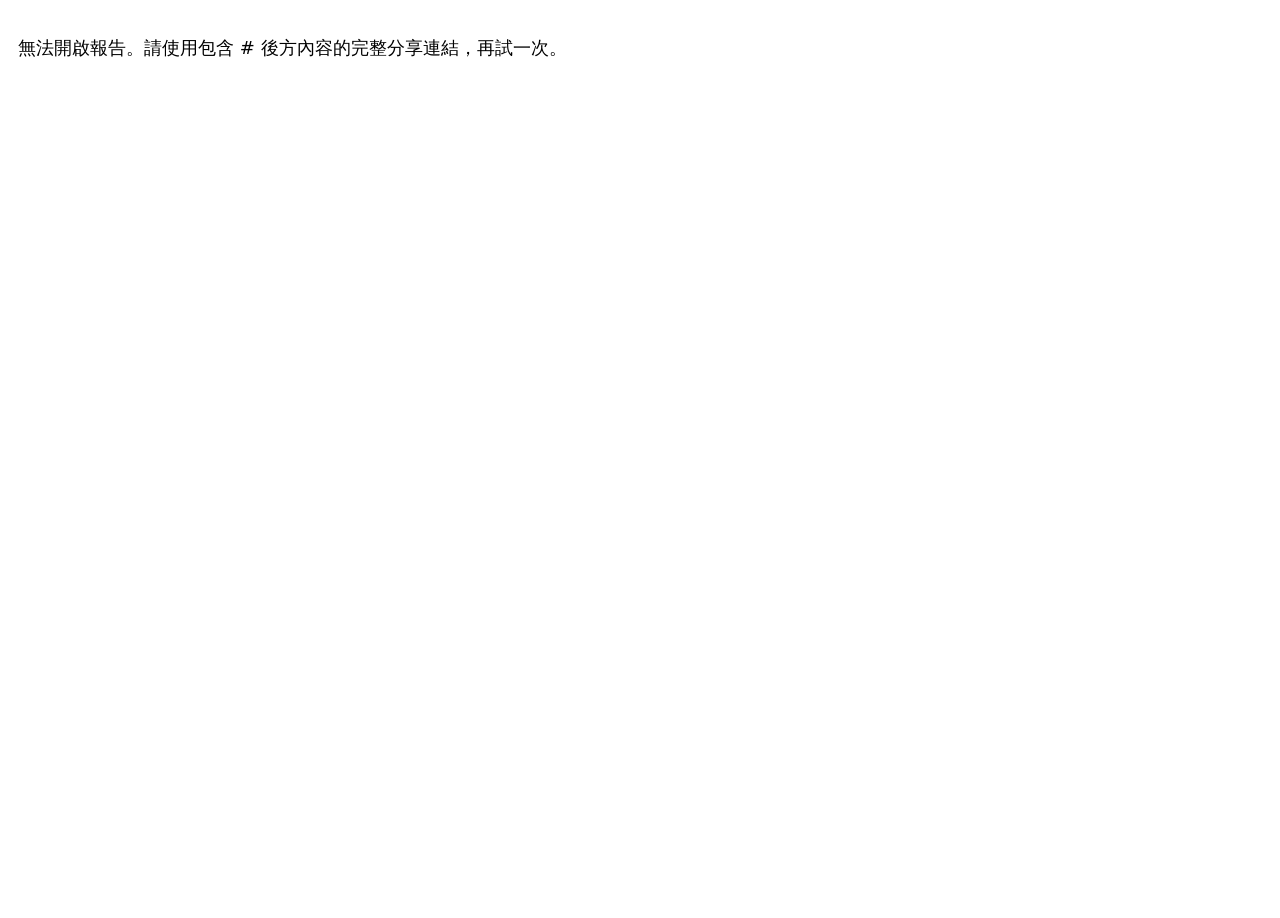
<file: study-room/index.html>
<!doctype html><html lang="zh-Hant"><meta charset="utf-8"><meta name="viewport" content="width=device-width,initial-scale=1"><meta name="referrer" content="no-referrer"><meta name="robots" content="noindex,nofollow"><title>單手研究報告</title><style>html,body,iframe{margin:0;width:100%;height:100%;border:0}body{font:18px system-ui}p{padding:1em}iframe{display:block}</style><p role="status">正在開啟單手研究報告…</p><script>
(async () => {
  const status = document.querySelector('p');
  try {
    const [hand, secret] = location.hash.slice(1).split('.');
    if (!/^[a-z0-9]{20}$/.test(hand) || !/^[A-Za-z0-9_-]{43}$/.test(secret)) throw Error();
    const keyBytes = Uint8Array.from(atob(secret.replace(/-/g,'+').replace(/_/g,'/')), c => c.charCodeAt(0));
    const key = await crypto.subtle.importKey('raw',keyBytes,'AES-GCM',false,['decrypt']);
    const result = await fetch(hand + '.bin');
    if (!result.ok) throw Error();
    const bytes = new Uint8Array(await result.arrayBuffer());
    const plain = await crypto.subtle.decrypt({name:'AES-GCM',iv:bytes.subarray(0,12)},key,bytes.subarray(12));
    const stream = new Blob([plain]).stream().pipeThrough(new DecompressionStream('gzip'));
    const report = JSON.parse(await new Response(stream).text());
    let html = report.html;
    for (const [path,[type,b64]] of Object.entries(report.assets)) {
      const image = Uint8Array.from(atob(b64),c=>c.charCodeAt(0));
      html = html.replaceAll(path,URL.createObjectURL(new Blob([image],{type})));
    }
    const frame = document.createElement('iframe');
    frame.title = '單手研究報告';
    frame.srcdoc = html;
    frame.onload=()=>{
      const doc=frame.contentDocument;
      document.title=doc.title;
      doc.addEventListener('click',event=>{
        const anchor=event.target.closest('a[href^="#"]');
        if (!anchor) return;
        event.preventDefault();
        doc.getElementById(anchor.hash.slice(1))?.scrollIntoView();
      });
    };
    status.replaceWith(frame);
  } catch { status.textContent = '無法開啟報告。請使用包含 # 後方內容的完整分享連結，再試一次。'; }
})();
</script></html>
</file>
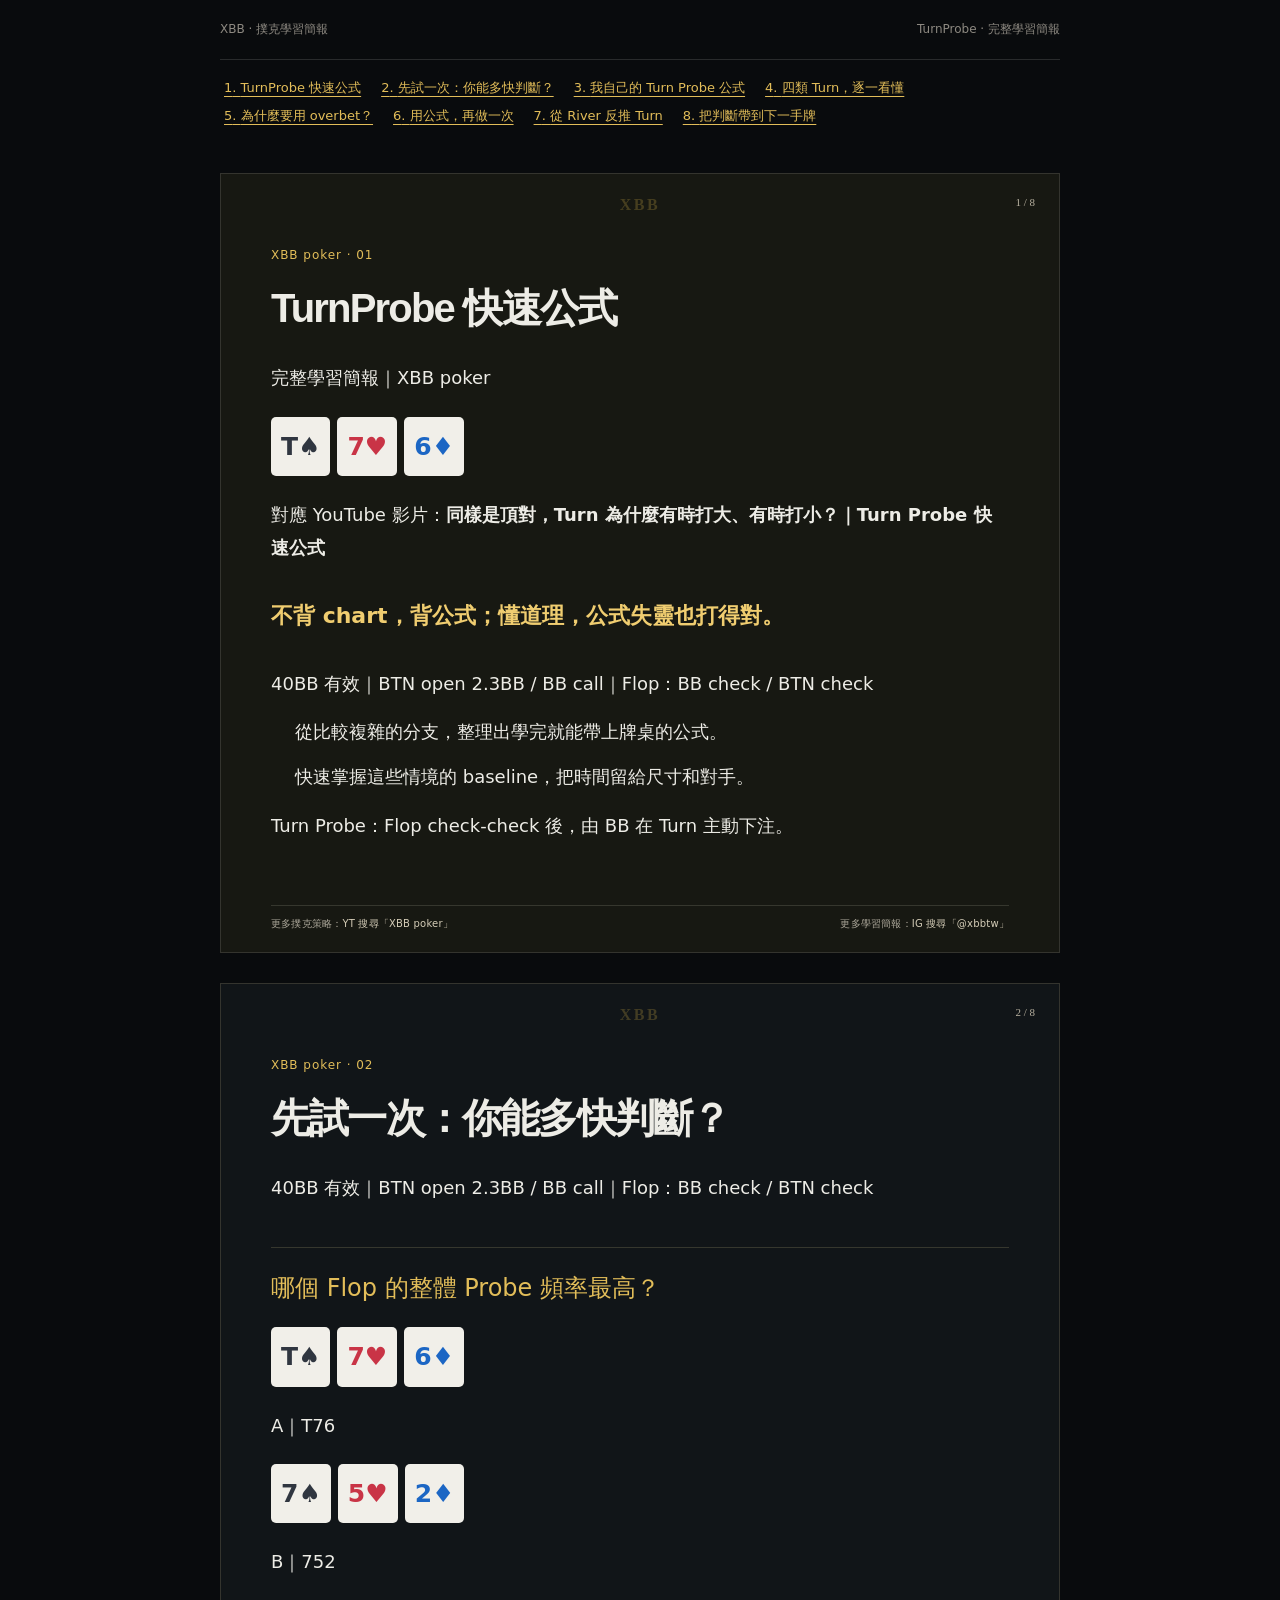
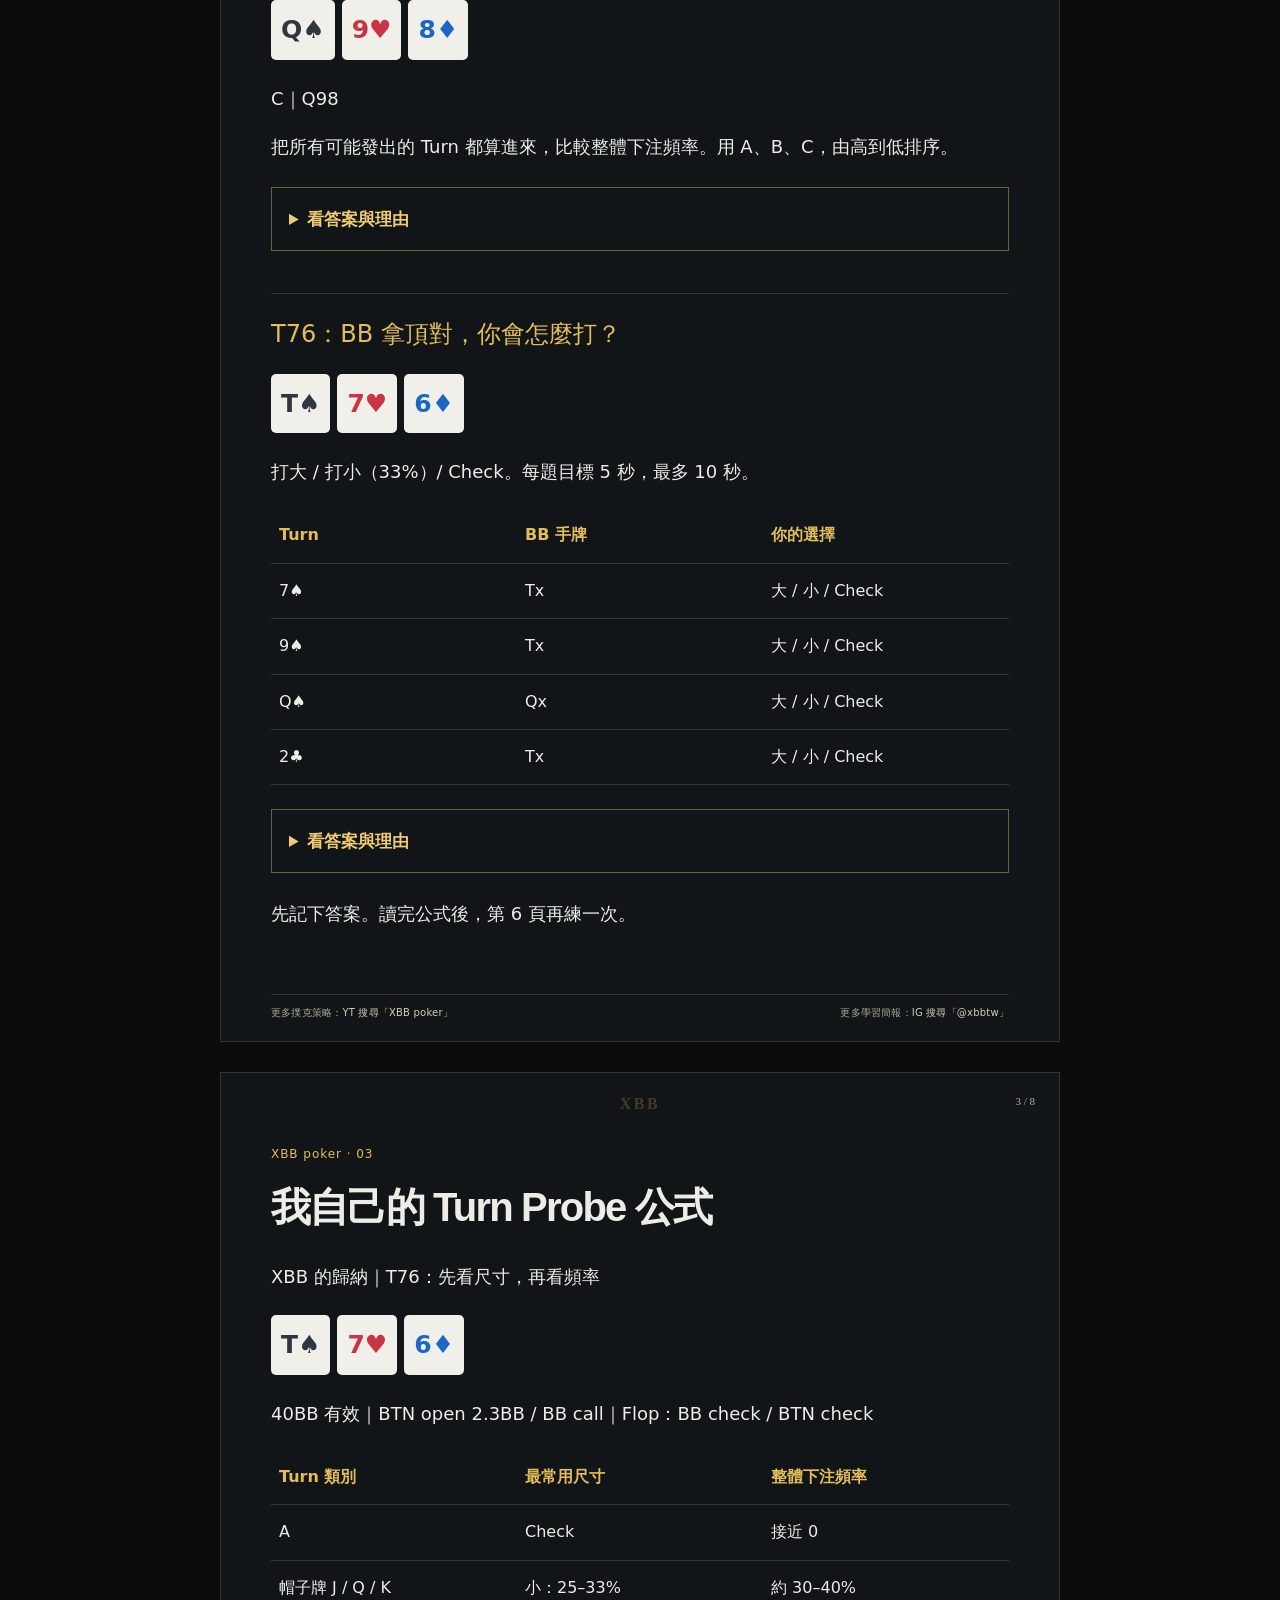
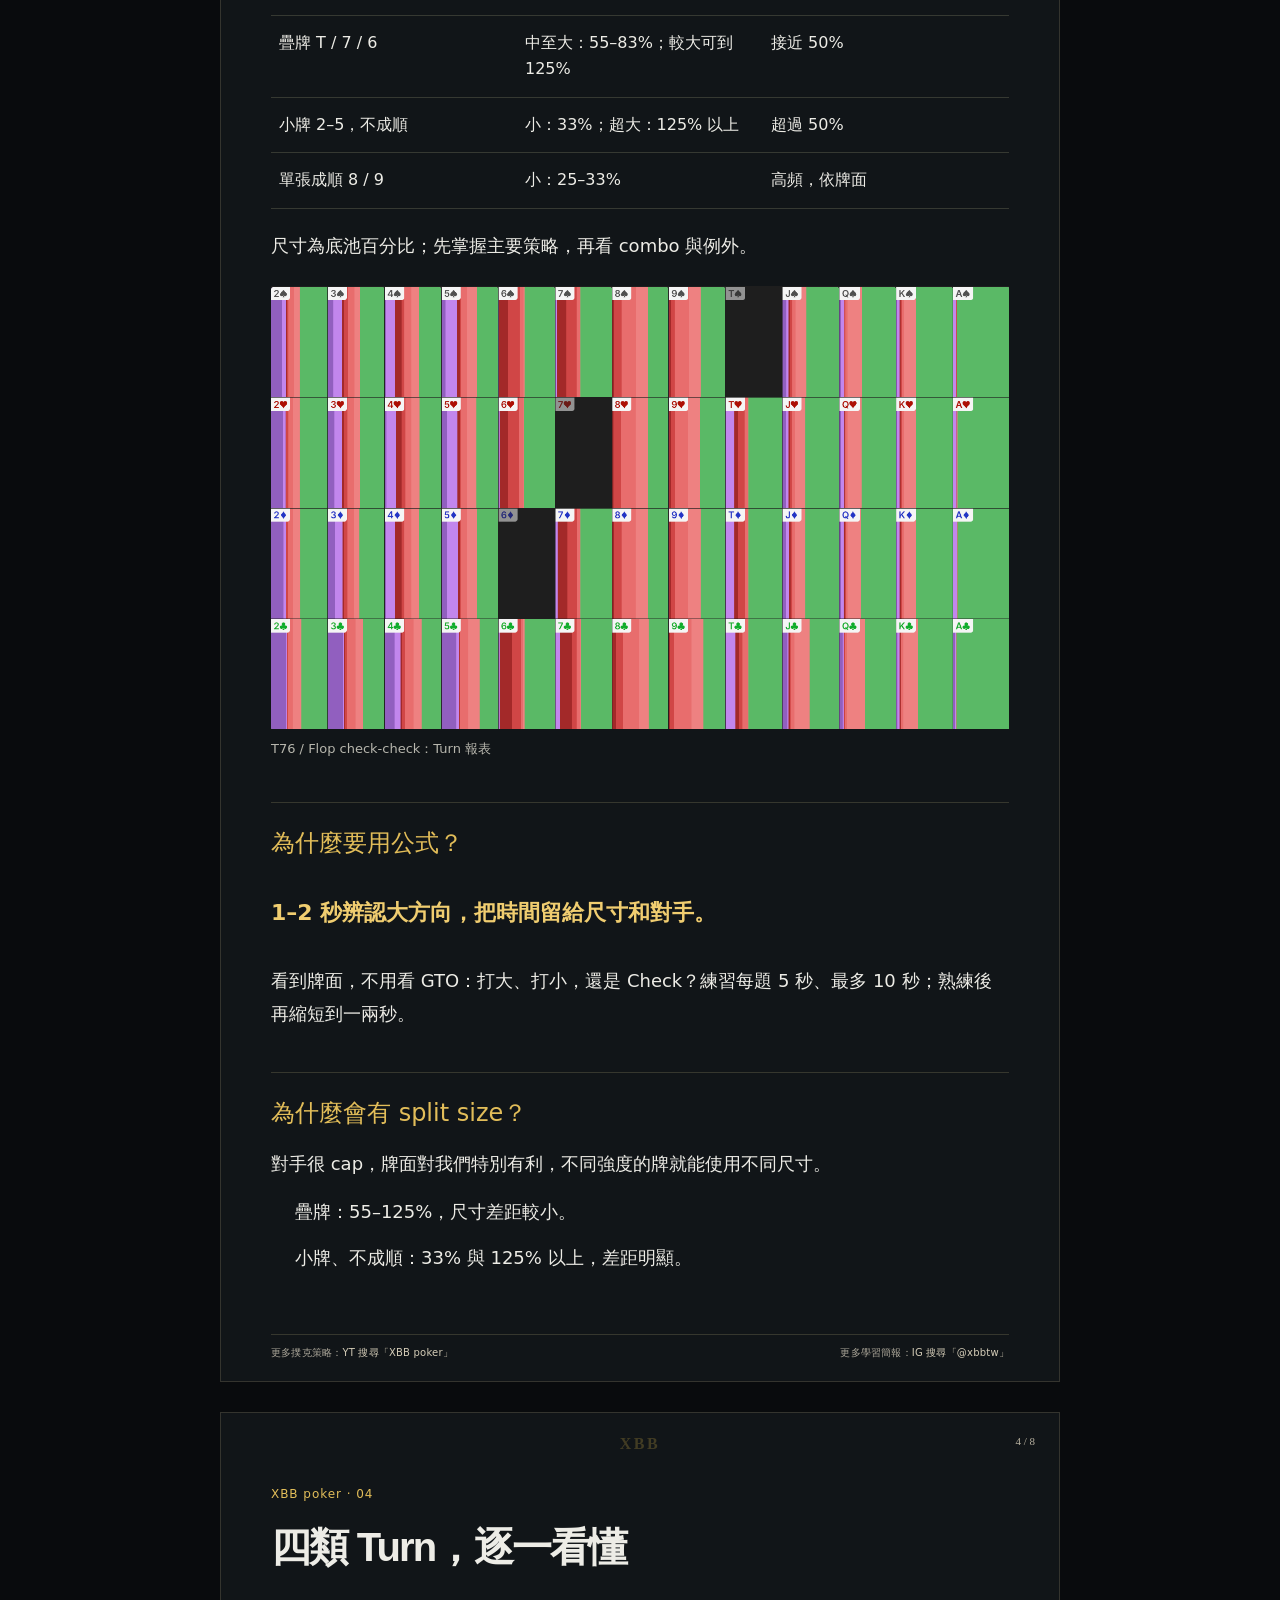
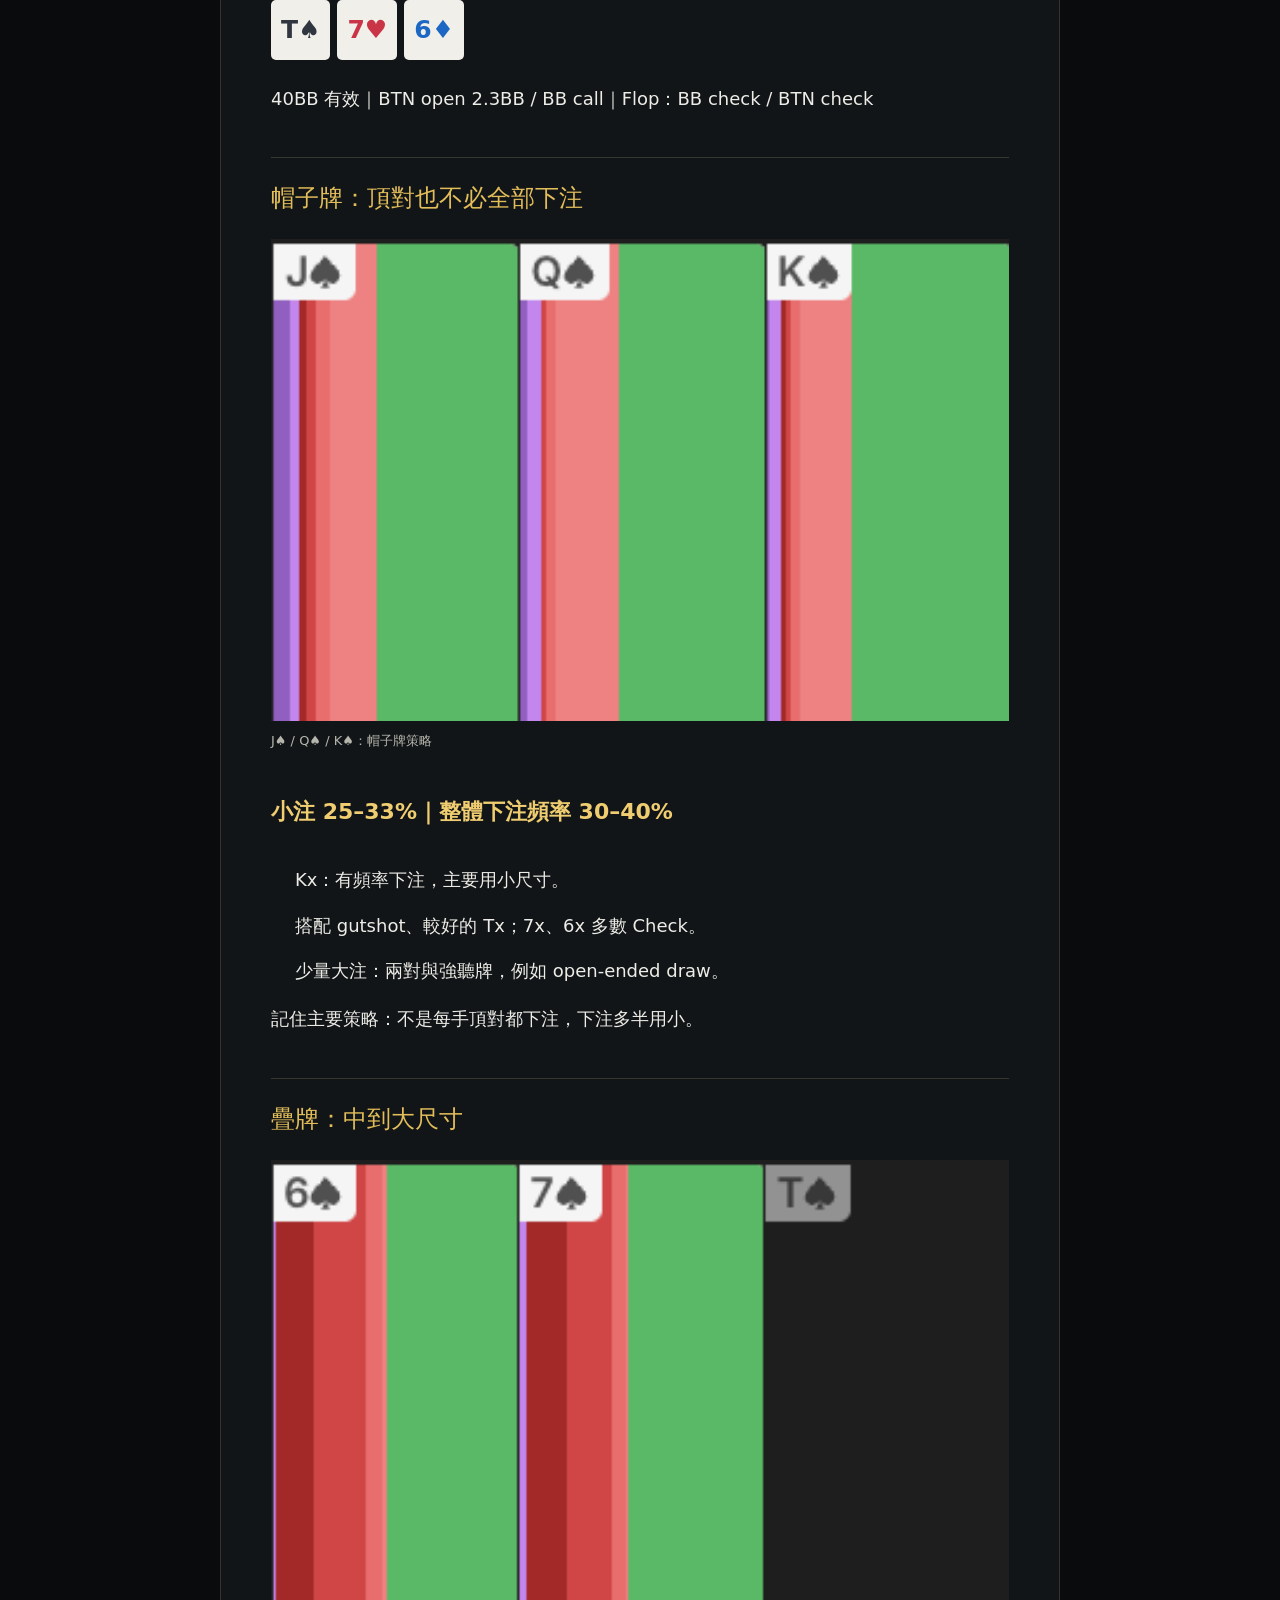
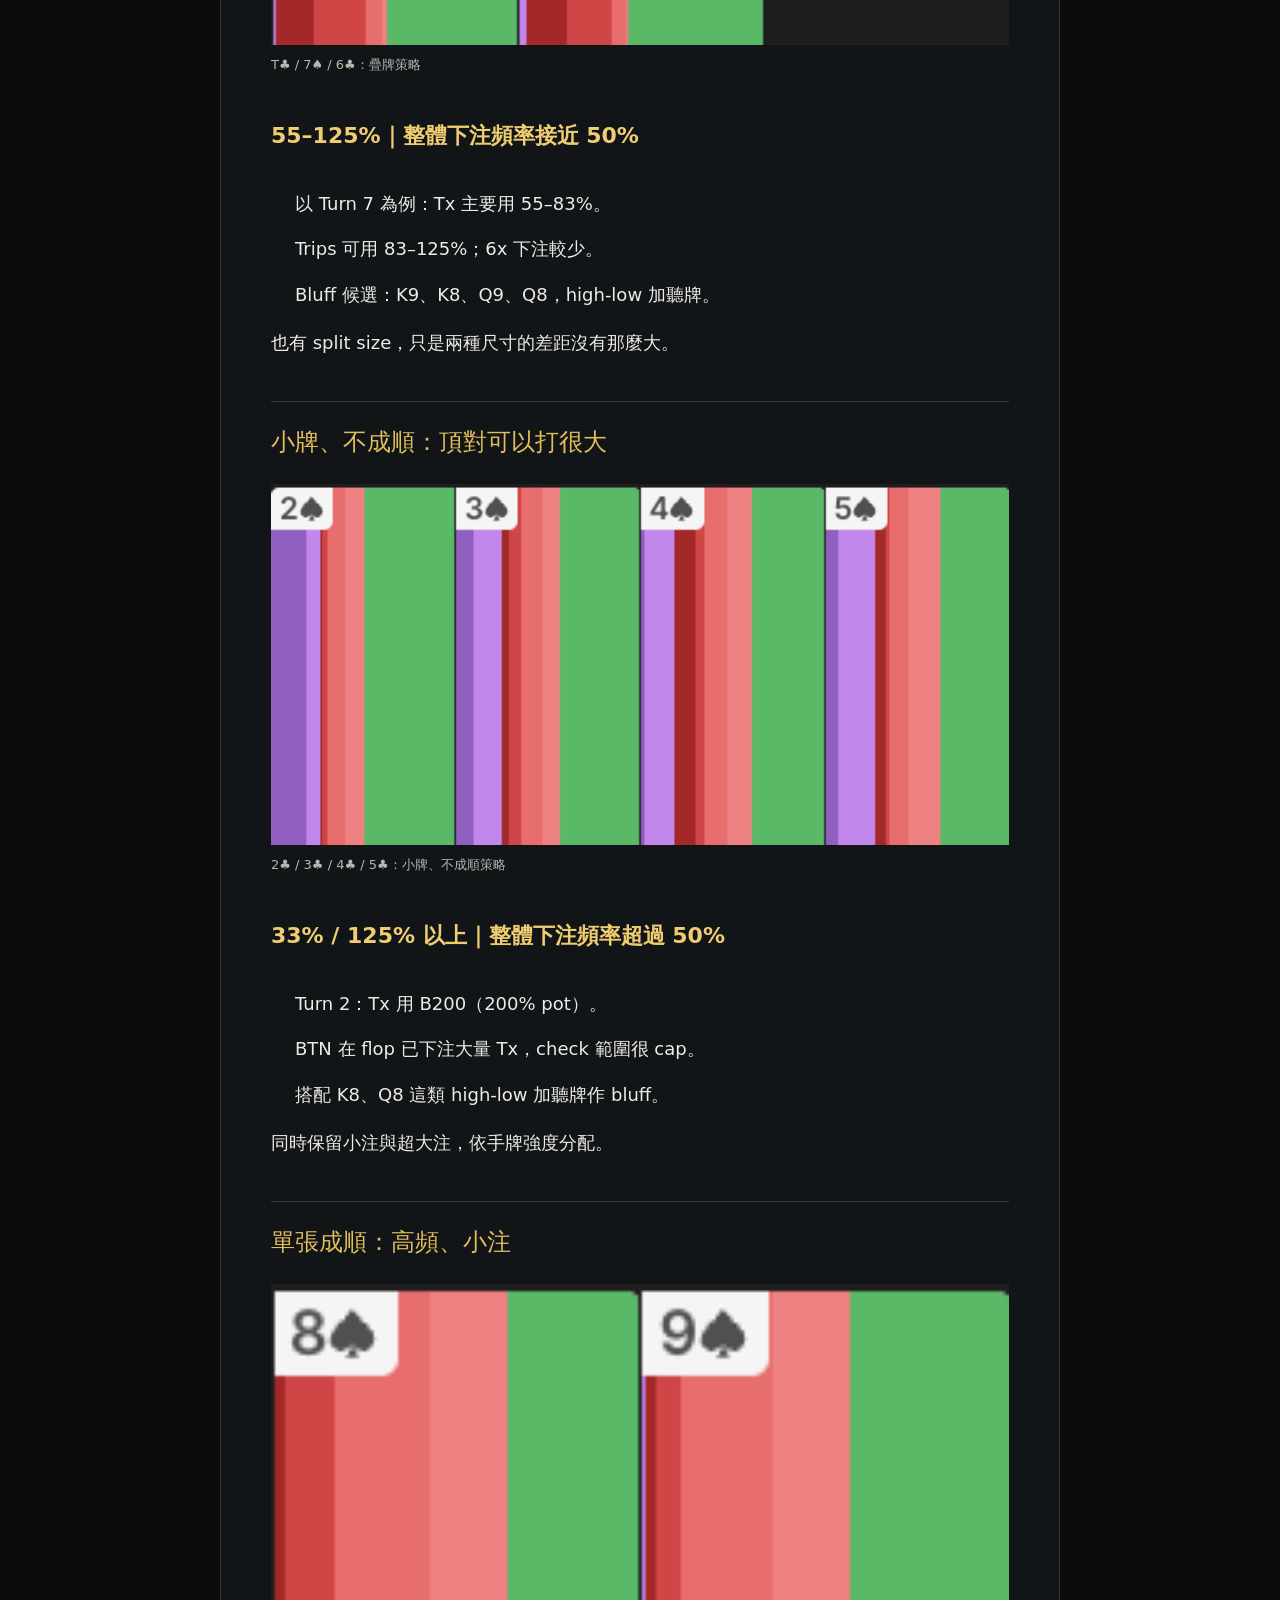
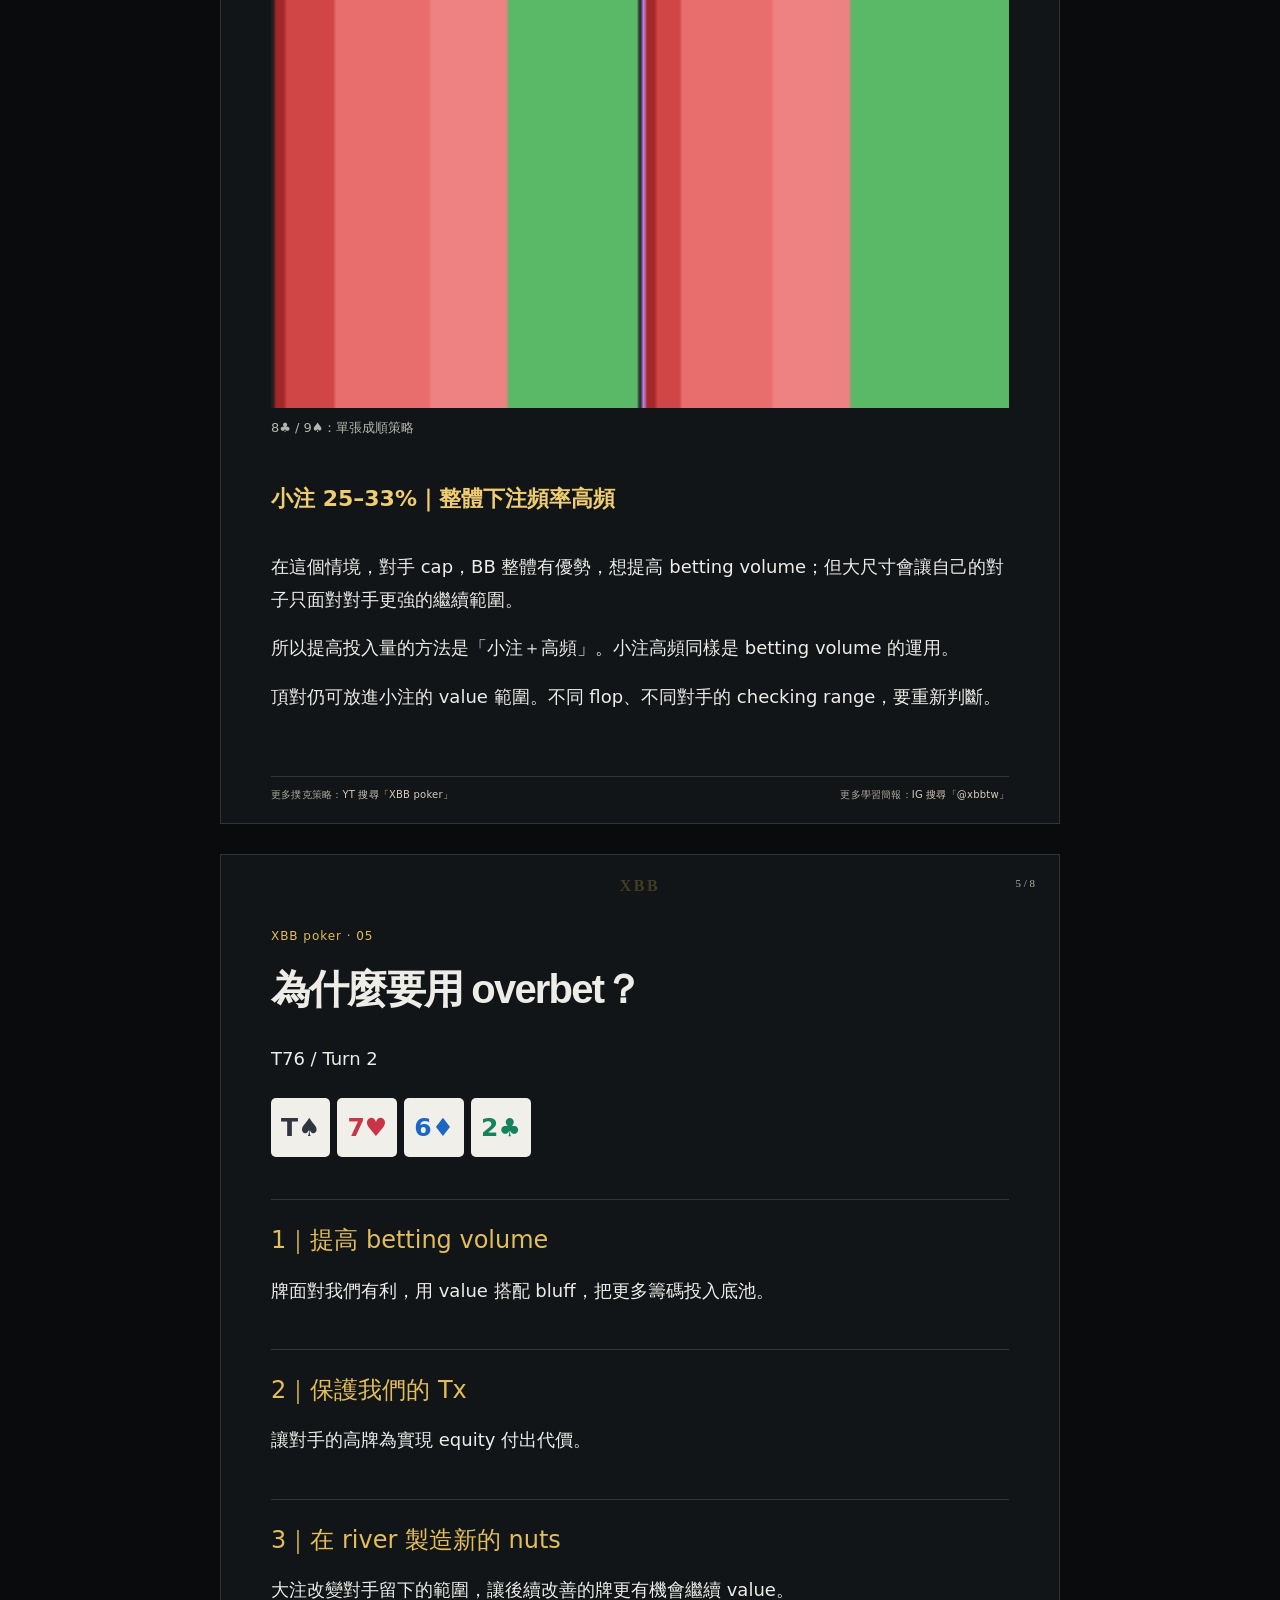
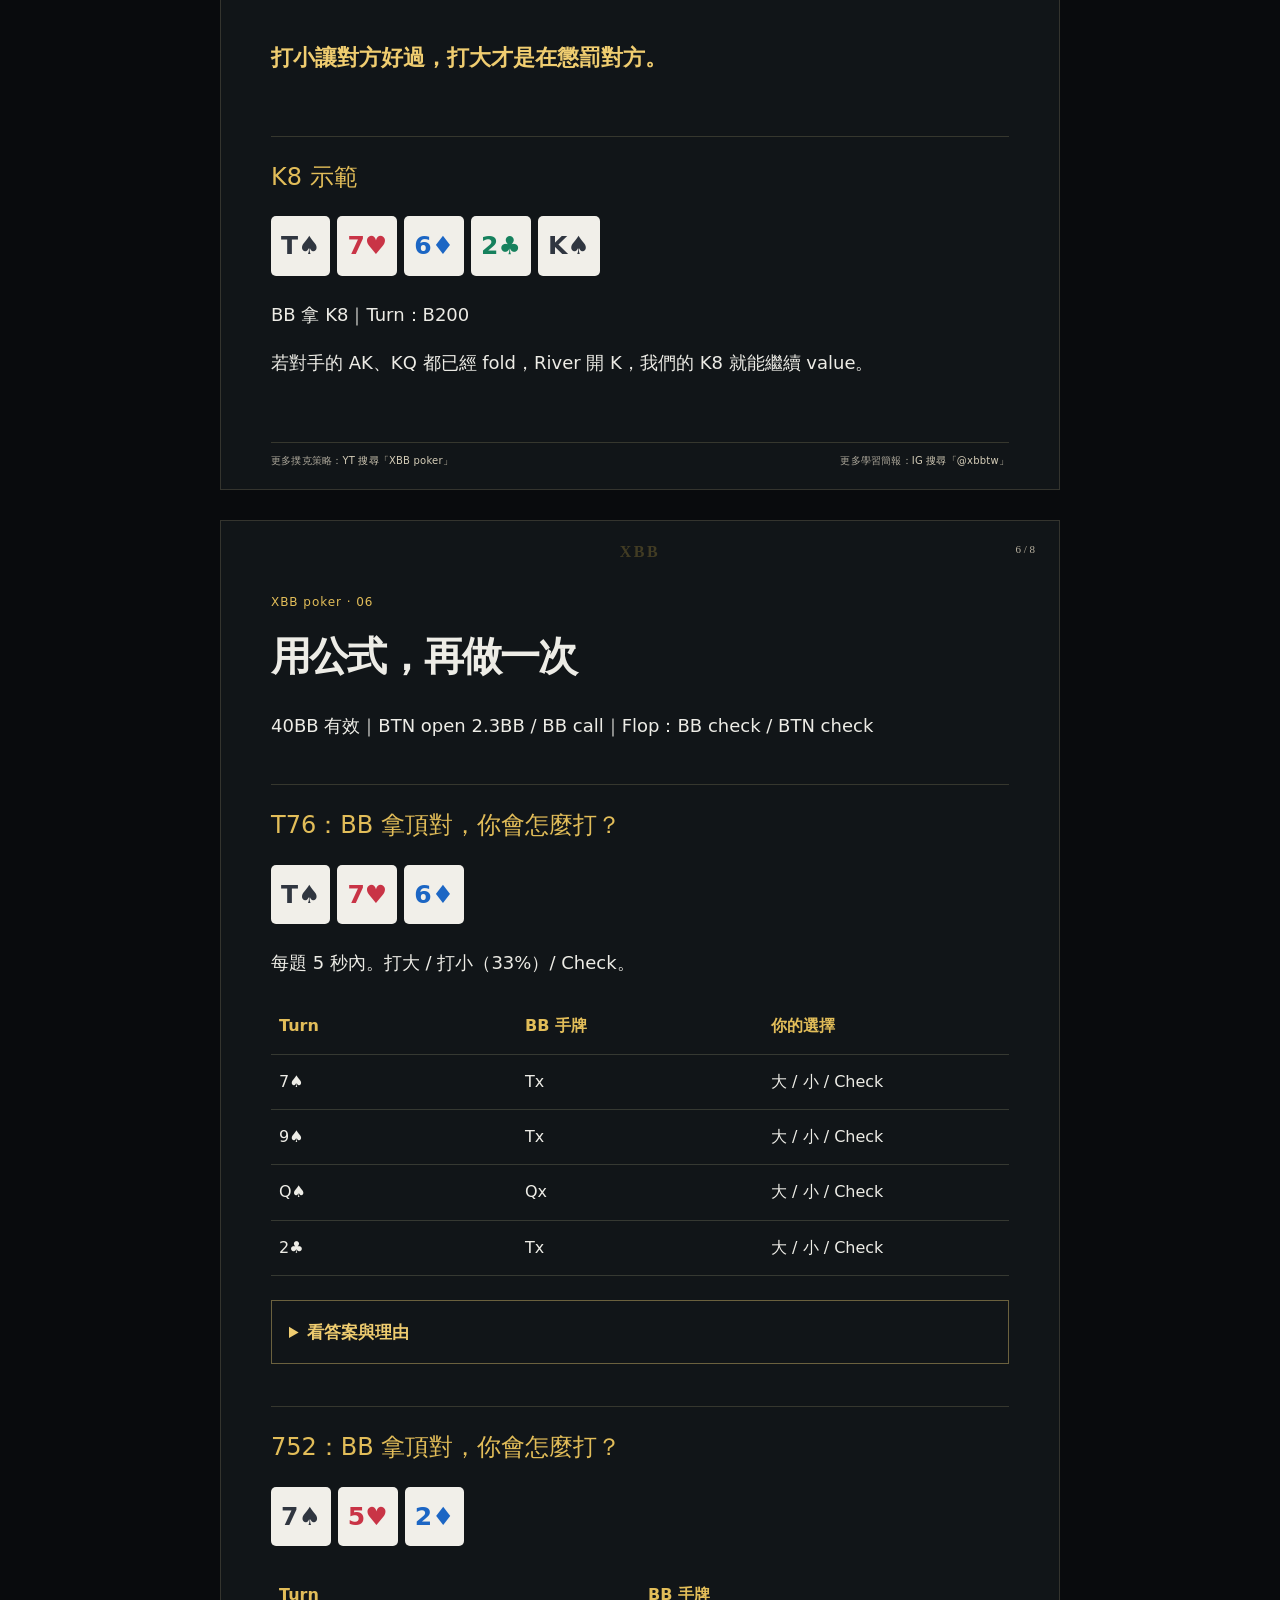
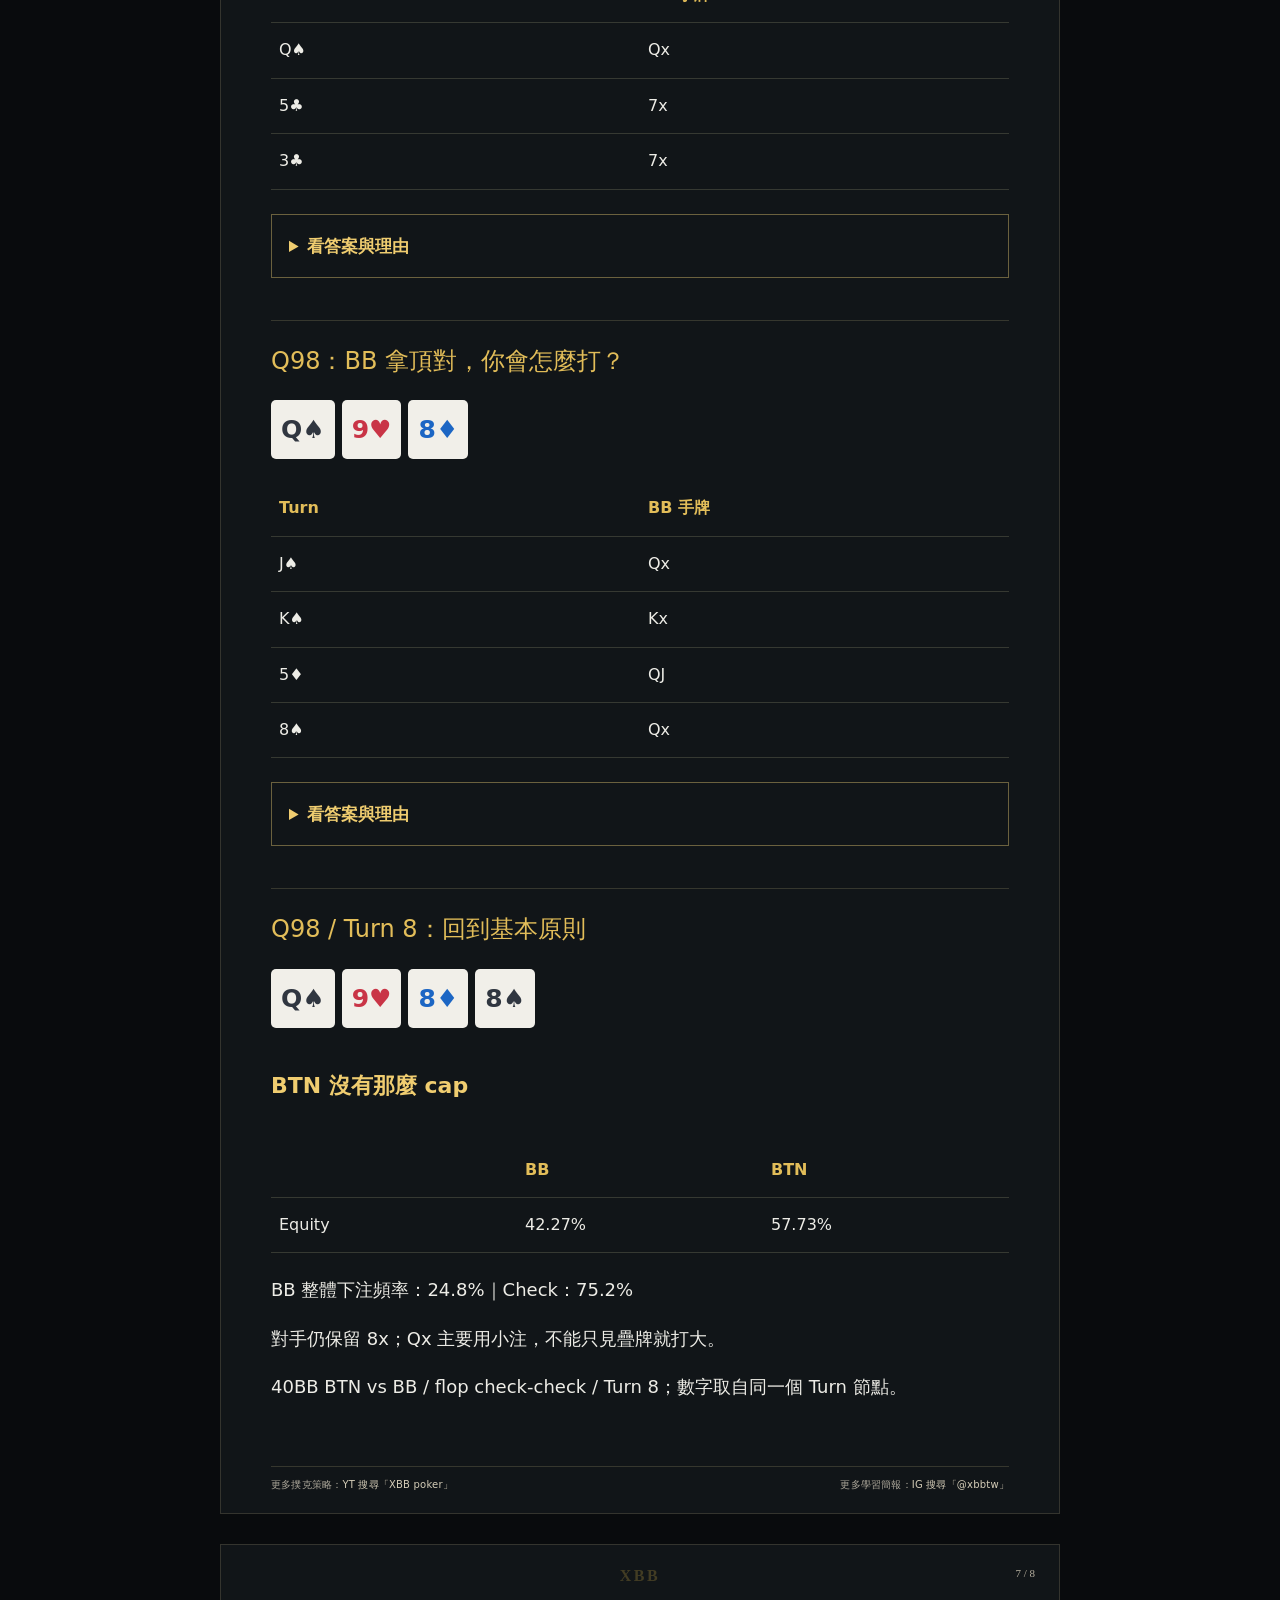
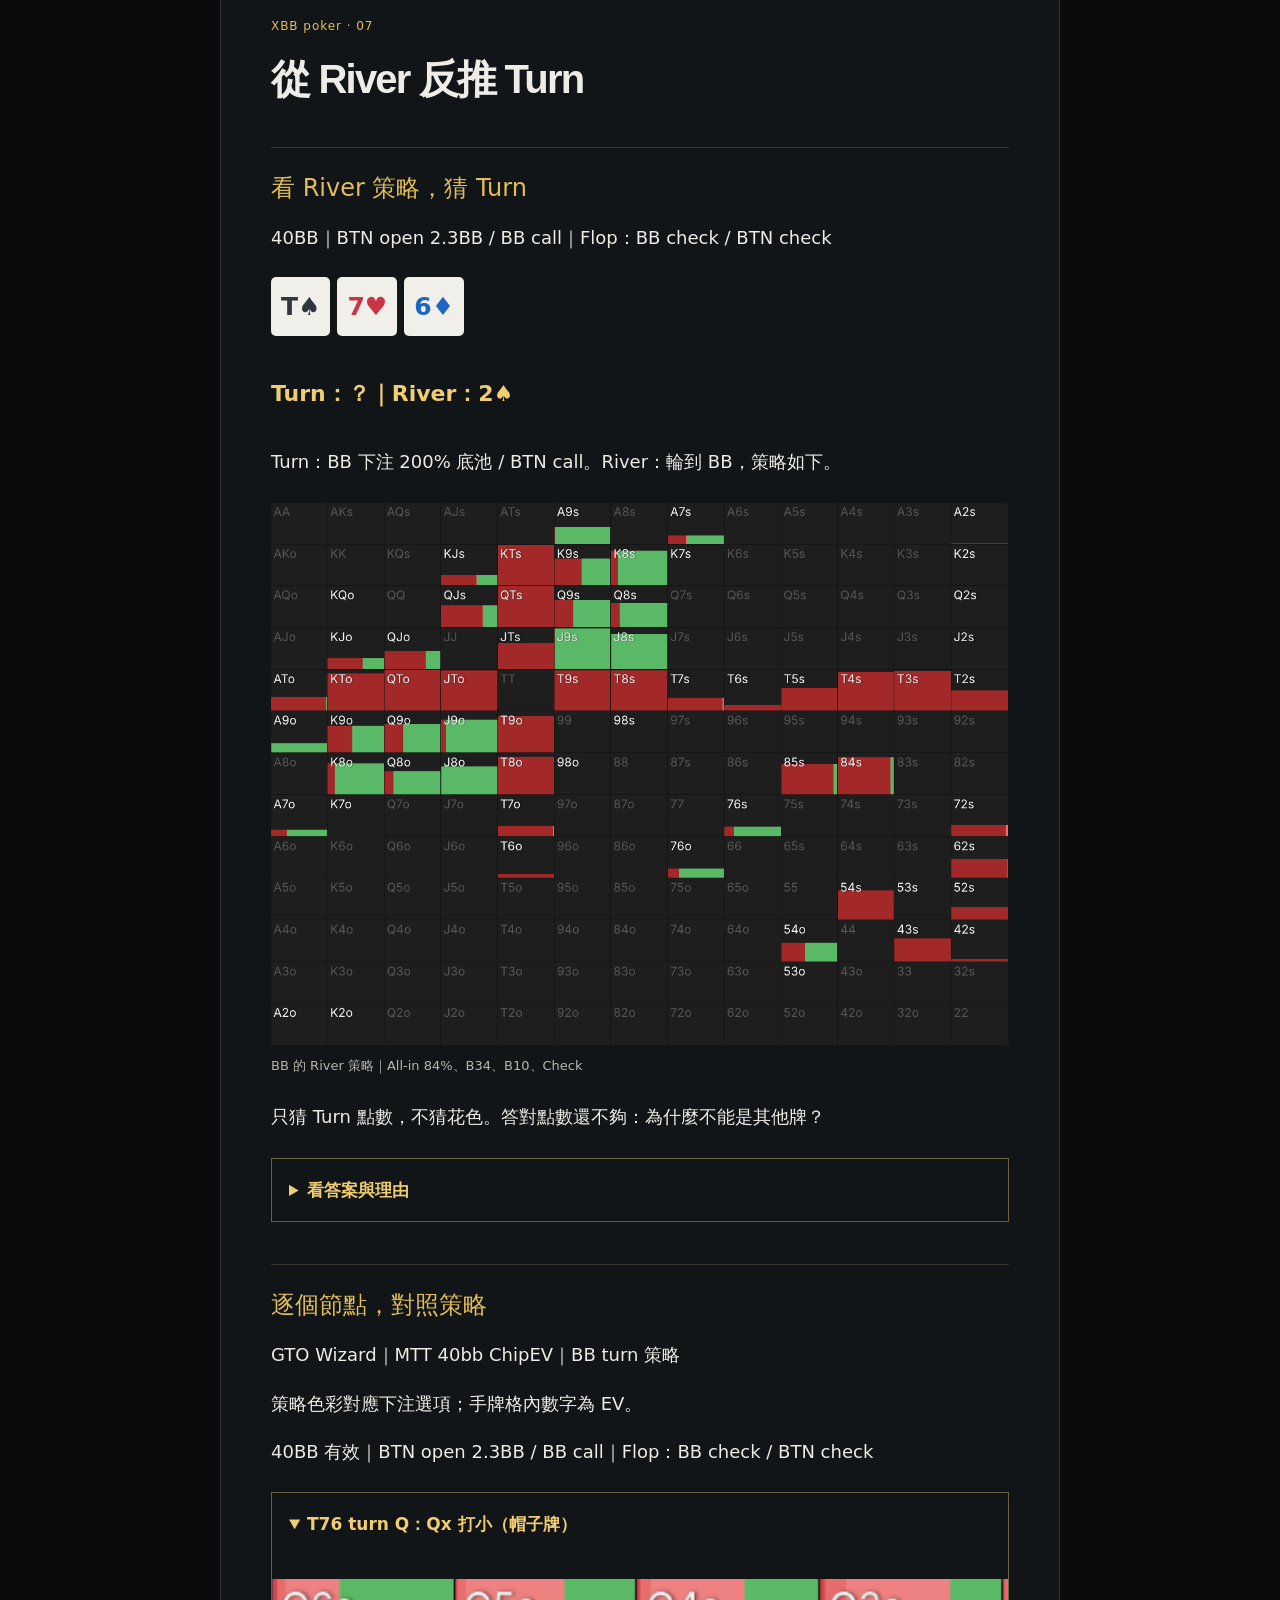
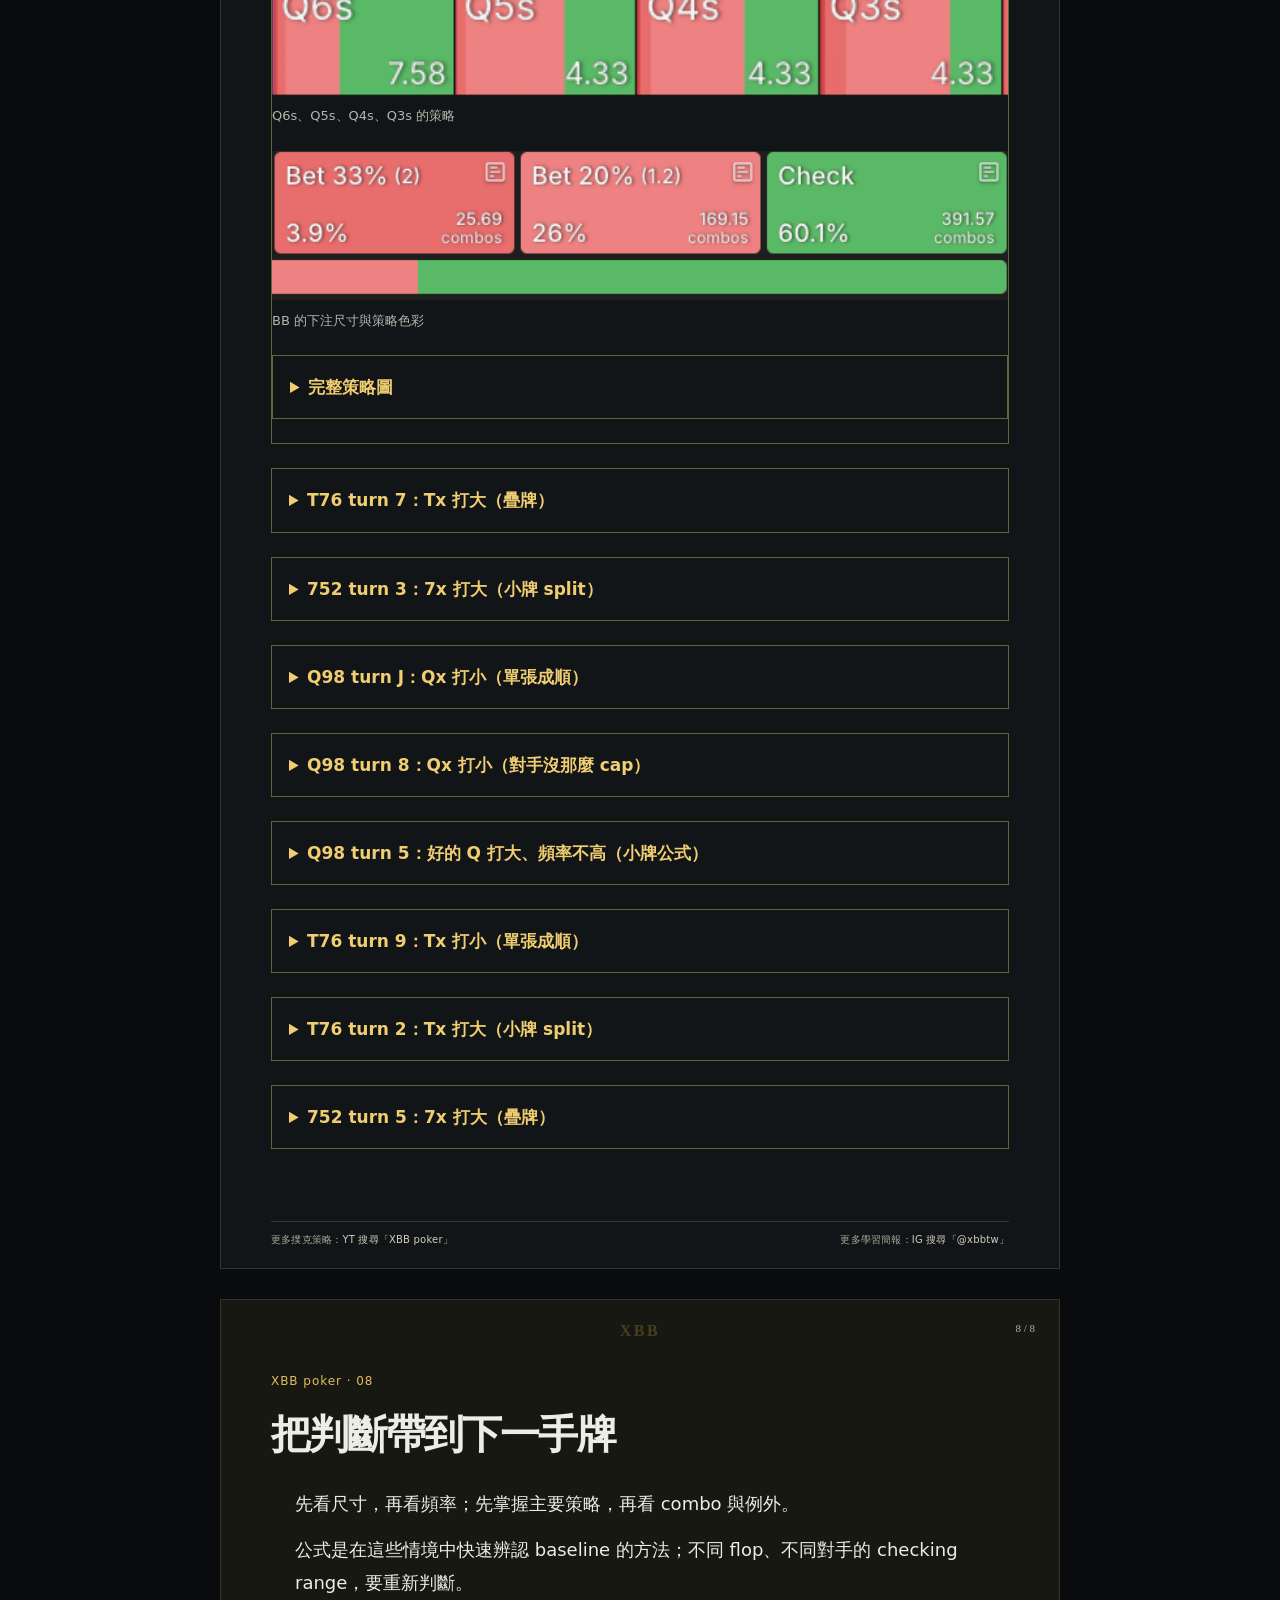
<file: turnprobe-full/index.html>
<!DOCTYPE html><html lang="zh-Hant"><head><meta charSet="utf-8"/><meta name="viewport" content="width=device-width, initial-scale=1"/><link rel="stylesheet" href="assets/index-qbswYKso.css" data-rsc-css-href="assets/index-qbswYKso.css" data-precedence="vite-rsc/importer-resources"/><title>TurnProbe 快速公式｜完整學習簡報</title><meta name="description" content="XBB poker 完整學習簡報"/><meta property="og:title" content="TurnProbe 快速公式｜完整學習簡報"/><meta property="og:description" content="XBB poker 完整學習簡報"/><meta property="og:site_name" content="XBB poker"/><meta property="og:type" content="website"/><meta property="og:image" content="https://gotsg002.github.io/xbb-poker/turnprobe-full/og-xbb.png"/><meta property="og:image:width" content="1200"/><meta property="og:image:height" content="630"/><meta property="og:image:alt" content="XBB poker 撲克學習簡報"/><meta name="twitter:card" content="summary_large_image"/><meta name="twitter:title" content="TurnProbe 快速公式｜完整學習簡報"/><meta name="twitter:description" content="XBB poker 完整學習簡報"/><meta name="twitter:image" content="https://gotsg002.github.io/xbb-poker/turnprobe-full/og-xbb.png"/><meta name="twitter:image:width" content="1200"/><meta name="twitter:image:height" content="630"/><meta name="twitter:image:alt" content="XBB poker 撲克學習簡報"/>
</head><body><div class="factory-deck yt-study"><main class="mini-deck"><nav class="deck-nav"><span>XBB · <!-- -->撲克學習簡報</span><span>TurnProbe<!-- --> · <!-- -->完整學習簡報</span></nav><nav class="chapter-nav" aria-label="簡報目錄"><a href="#chapter-1">1<!-- -->. <!-- -->TurnProbe 快速公式</a><a href="#chapter-2">2<!-- -->. <!-- -->先試一次：你能多快判斷？</a><a href="#chapter-3">3<!-- -->. <!-- -->我自己的 Turn Probe 公式</a><a href="#chapter-4">4<!-- -->. <!-- -->四類 Turn，逐一看懂</a><a href="#chapter-5">5<!-- -->. <!-- -->為什麼要用 overbet？</a><a href="#chapter-6">6<!-- -->. <!-- -->用公式，再做一次</a><a href="#chapter-7">7<!-- -->. <!-- -->從 River 反推 Turn</a><a href="#chapter-8">8<!-- -->. <!-- -->把判斷帶到下一手牌</a></nav><section id="chapter-1"><article class="note-page yellow"><span class="page-no">1 / 8</span><span class="xbb-watermark" aria-hidden="true">XBB</span><div class="lesson"><p class="eyebrow">XBB poker · <!-- -->01</p><h2>TurnProbe 快速公式</h2><div><p>完整學習簡報｜XBB poker</p><div class="cards"><span class="card spade">T♠</span><span class="card heart">7♥</span><span class="card diamond">6♦</span></div><p>對應 YouTube 影片：<strong>同樣是頂對，Turn 為什麼有時打大、有時打小？｜Turn Probe 快速公式</strong></p><p class="key">不背 chart，背公式；懂道理，公式失靈也打得對。</p><p>40BB 有效｜BTN open 2.3BB / BB call｜Flop：BB check / BTN check</p><ul><li>從比較複雜的分支，整理出學完就能帶上牌桌的公式。</li><li>快速掌握這些情境的 baseline，把時間留給尺寸和對手。</li></ul><p>Turn Probe：Flop check-check 後，由 BB 在 Turn 主動下注。</p></div></div><p class="xbb-promo" aria-label="XBB 自家頻道"><span>更多撲克策略：<a href="https://www.youtube.com/@XBB_poker">YT 搜尋「XBB poker」</a></span><span>更多學習簡報：<a href="https://www.instagram.com/xbbtw/">IG 搜尋「@xbbtw」</a></span></p></article></section><section id="chapter-2"><article class="note-page plain"><span class="page-no">2 / 8</span><span class="xbb-watermark" aria-hidden="true">XBB</span><div class="lesson"><p class="eyebrow">XBB poker · <!-- -->02</p><h2>先試一次：你能多快判斷？</h2><div><p>40BB 有效｜BTN open 2.3BB / BB call｜Flop：BB check / BTN check</p><h3>哪個 Flop 的整體 Probe 頻率最高？</h3><div class="cards"><span class="card spade">T♠</span><span class="card heart">7♥</span><span class="card diamond">6♦</span></div><p>A｜T76</p><div class="cards"><span class="card spade">7♠</span><span class="card heart">5♥</span><span class="card diamond">2♦</span></div><p>B｜752</p><div class="cards"><span class="card spade">Q♠</span><span class="card heart">9♥</span><span class="card diamond">8♦</span></div><p>C｜Q98</p><p>把所有可能發出的 Turn 都算進來，比較整體下注頻率。用 A、B、C，由高到低排序。</p><details><summary>看答案與理由</summary><div class="answer"><p class="key">A ＞ B ＞ C</p><div class="table-wrap"><table><thead><tr><th>Flop</th><th>Turn 下注頻率</th><th>BB equity</th></tr></thead><tbody><tr><td>T76</td><td>47%</td><td>48.5%</td></tr><tr><td>752</td><td>44%</td><td>47.7%</td></tr><tr><td>Q98</td><td>38%</td><td>45.3%</td></tr></tbody></table></div><p>這三個牌面：equity 越高，整體 Probe 頻率也越高。</p></div></details><h3>T76：BB 拿頂對，你會怎麼打？</h3><div class="cards"><span class="card spade">T♠</span><span class="card heart">7♥</span><span class="card diamond">6♦</span></div><p>打大 / 打小（33%）/ Check。每題目標 5 秒，最多 10 秒。</p><div class="table-wrap"><table><thead><tr><th>Turn</th><th>BB 手牌</th><th>你的選擇</th></tr></thead><tbody><tr><td>7♠</td><td>Tx</td><td>大 / 小 / Check</td></tr><tr><td>9♠</td><td>Tx</td><td>大 / 小 / Check</td></tr><tr><td>Q♠</td><td>Qx</td><td>大 / 小 / Check</td></tr><tr><td>2♣</td><td>Tx</td><td>大 / 小 / Check</td></tr></tbody></table></div><details><summary>看答案與理由</summary><div class="answer"><div class="table-wrap"><table><thead><tr><th>Turn / 手牌</th><th>分類</th><th>主要尺寸</th></tr></thead><tbody><tr><td>7♠ / Tx</td><td>疊牌</td><td>大 55–83%</td></tr><tr><td>9♠ / Tx</td><td>單張成順</td><td>小 25–33%</td></tr><tr><td>Q♠ / Qx</td><td>帽子牌</td><td>小 25–33%</td></tr><tr><td>2♣ / Tx</td><td>小牌不成順</td><td>大 200%</td></tr></tbody></table></div><p>下注時的主要尺寸；混合 Check 的牌，並非每次都下注。</p></div></details><p>先記下答案。讀完公式後，第 6 頁再練一次。</p></div></div><p class="xbb-promo" aria-label="XBB 自家頻道"><span>更多撲克策略：<a href="https://www.youtube.com/@XBB_poker">YT 搜尋「XBB poker」</a></span><span>更多學習簡報：<a href="https://www.instagram.com/xbbtw/">IG 搜尋「@xbbtw」</a></span></p></article></section><section id="chapter-3"><article class="note-page plain"><span class="page-no">3 / 8</span><span class="xbb-watermark" aria-hidden="true">XBB</span><div class="lesson"><p class="eyebrow">XBB poker · <!-- -->03</p><h2>我自己的 Turn Probe 公式</h2><div><p>XBB 的歸納｜T76：先看尺寸，再看頻率</p><div class="cards"><span class="card spade">T♠</span><span class="card heart">7♥</span><span class="card diamond">6♦</span></div><p>40BB 有效｜BTN open 2.3BB / BB call｜Flop：BB check / BTN check</p><div class="table-wrap"><table><thead><tr><th>Turn 類別</th><th>最常用尺寸</th><th>整體下注頻率</th></tr></thead><tbody><tr><td>A</td><td>Check</td><td>接近 0</td></tr><tr><td>帽子牌 J / Q / K</td><td>小：25–33%</td><td>約 30–40%</td></tr><tr><td>疊牌 T / 7 / 6</td><td>中至大：55–83%；較大可到 125%</td><td>接近 50%</td></tr><tr><td>小牌 2–5，不成順</td><td>小：33%；超大：125% 以上</td><td>超過 50%</td></tr><tr><td>單張成順 8 / 9</td><td>小：25–33%</td><td>高頻，依牌面</td></tr></tbody></table></div><p>尺寸為底池百分比；先掌握主要策略，再看 combo 與例外。</p><figure><a href="assets/yt-learning-20261006/p15-1.png" target="_blank" rel="noopener"><img src="assets/yt-learning-20261006/p15-1.png" alt="T76 / Flop check-check：Turn 報表" /></a><figcaption>T76 / Flop check-check：Turn 報表</figcaption></figure><h3>為什麼要用公式？</h3><p class="key">1–2 秒辨認大方向，把時間留給尺寸和對手。</p><p>看到牌面，不用看 GTO：打大、打小，還是 Check？練習每題 5 秒、最多 10 秒；熟練後再縮短到一兩秒。</p><h3>為什麼會有 split size？</h3><p>對手很 cap，牌面對我們特別有利，不同強度的牌就能使用不同尺寸。</p><ul><li>疊牌：55–125%，尺寸差距較小。</li><li>小牌、不成順：33% 與 125% 以上，差距明顯。</li></ul></div></div><p class="xbb-promo" aria-label="XBB 自家頻道"><span>更多撲克策略：<a href="https://www.youtube.com/@XBB_poker">YT 搜尋「XBB poker」</a></span><span>更多學習簡報：<a href="https://www.instagram.com/xbbtw/">IG 搜尋「@xbbtw」</a></span></p></article></section><section id="chapter-4"><article class="note-page plain"><span class="page-no">4 / 8</span><span class="xbb-watermark" aria-hidden="true">XBB</span><div class="lesson"><p class="eyebrow">XBB poker · <!-- -->04</p><h2>四類 Turn，逐一看懂</h2><div><div class="cards"><span class="card spade">T♠</span><span class="card heart">7♥</span><span class="card diamond">6♦</span></div><p>40BB 有效｜BTN open 2.3BB / BB call｜Flop：BB check / BTN check</p><h3>帽子牌：頂對也不必全部下注</h3><figure><a href="assets/yt-learning-20261006/p19-1.png" target="_blank" rel="noopener"><img src="assets/yt-learning-20261006/p19-1.png" alt="J♠ / Q♠ / K♠：帽子牌策略" /></a><figcaption>J♠ / Q♠ / K♠：帽子牌策略</figcaption></figure><p class="key">小注 25–33%｜整體下注頻率 30–40%</p><ul><li>Kx：有頻率下注，主要用小尺寸。</li><li>搭配 gutshot、較好的 Tx；7x、6x 多數 Check。</li><li>少量大注：兩對與強聽牌，例如 open-ended draw。</li></ul><p>記住主要策略：不是每手頂對都下注，下注多半用小。</p><h3>疊牌：中到大尺寸</h3><figure><a href="assets/yt-learning-20261006/p20-1.png" target="_blank" rel="noopener"><img src="assets/yt-learning-20261006/p20-1.png" alt="T♣ / 7♠ / 6♣：疊牌策略" /></a><figcaption>T♣ / 7♠ / 6♣：疊牌策略</figcaption></figure><p class="key">55–125%｜整體下注頻率接近 50%</p><ul><li>以 Turn 7 為例：Tx 主要用 55–83%。</li><li>Trips 可用 83–125%；6x 下注較少。</li><li>Bluff 候選：K9、K8、Q9、Q8，high-low 加聽牌。</li></ul><p>也有 split size，只是兩種尺寸的差距沒有那麼大。</p><h3>小牌、不成順：頂對可以打很大</h3><figure><a href="assets/yt-learning-20261006/p21-1.png" target="_blank" rel="noopener"><img src="assets/yt-learning-20261006/p21-1.png" alt="2♣ / 3♣ / 4♣ / 5♣：小牌、不成順策略" /></a><figcaption>2♣ / 3♣ / 4♣ / 5♣：小牌、不成順策略</figcaption></figure><p class="key">33% / 125% 以上｜整體下注頻率超過 50%</p><ul><li>Turn 2：Tx 用 B200（200% pot）。</li><li>BTN 在 flop 已下注大量 Tx，check 範圍很 cap。</li><li>搭配 K8、Q8 這類 high-low 加聽牌作 bluff。</li></ul><p>同時保留小注與超大注，依手牌強度分配。</p><h3>單張成順：高頻、小注</h3><figure><a href="assets/yt-learning-20261006/p24-1.png" target="_blank" rel="noopener"><img src="assets/yt-learning-20261006/p24-1.png" alt="8♣ / 9♠：單張成順策略" /></a><figcaption>8♣ / 9♠：單張成順策略</figcaption></figure><p class="key">小注 25–33%｜整體下注頻率高頻</p><p>在這個情境，對手 cap，BB 整體有優勢，想提高 betting volume；但大尺寸會讓自己的對子只面對對手更強的繼續範圍。</p><p>所以提高投入量的方法是「小注＋高頻」。小注高頻同樣是 betting volume 的運用。</p><p>頂對仍可放進小注的 value 範圍。不同 flop、不同對手的 checking range，要重新判斷。</p></div></div><p class="xbb-promo" aria-label="XBB 自家頻道"><span>更多撲克策略：<a href="https://www.youtube.com/@XBB_poker">YT 搜尋「XBB poker」</a></span><span>更多學習簡報：<a href="https://www.instagram.com/xbbtw/">IG 搜尋「@xbbtw」</a></span></p></article></section><section id="chapter-5"><article class="note-page plain"><span class="page-no">5 / 8</span><span class="xbb-watermark" aria-hidden="true">XBB</span><div class="lesson"><p class="eyebrow">XBB poker · <!-- -->05</p><h2>為什麼要用 overbet？</h2><div><p>T76 / Turn 2</p><div class="cards"><span class="card spade">T♠</span><span class="card heart">7♥</span><span class="card diamond">6♦</span><span class="card club">2♣</span></div><h3>1｜提高 betting volume</h3><p>牌面對我們有利，用 value 搭配 bluff，把更多籌碼投入底池。</p><h3>2｜保護我們的 Tx</h3><p>讓對手的高牌為實現 equity 付出代價。</p><h3>3｜在 river 製造新的 nuts</h3><p>大注改變對手留下的範圍，讓後續改善的牌更有機會繼續 value。</p><p class="key">打小讓對方好過，打大才是在懲罰對方。</p><h3>K8 示範</h3><div class="cards"><span class="card spade">T♠</span><span class="card heart">7♥</span><span class="card diamond">6♦</span><span class="card club">2♣</span><span class="card spade">K♠</span></div><p>BB 拿 K8｜Turn：B200</p><p>若對手的 AK、KQ 都已經 fold，River 開 K，我們的 K8 就能繼續 value。</p></div></div><p class="xbb-promo" aria-label="XBB 自家頻道"><span>更多撲克策略：<a href="https://www.youtube.com/@XBB_poker">YT 搜尋「XBB poker」</a></span><span>更多學習簡報：<a href="https://www.instagram.com/xbbtw/">IG 搜尋「@xbbtw」</a></span></p></article></section><section id="chapter-6"><article class="note-page plain"><span class="page-no">6 / 8</span><span class="xbb-watermark" aria-hidden="true">XBB</span><div class="lesson"><p class="eyebrow">XBB poker · <!-- -->06</p><h2>用公式，再做一次</h2><div><p>40BB 有效｜BTN open 2.3BB / BB call｜Flop：BB check / BTN check</p><h3>T76：BB 拿頂對，你會怎麼打？</h3><div class="cards"><span class="card spade">T♠</span><span class="card heart">7♥</span><span class="card diamond">6♦</span></div><p>每題 5 秒內。打大 / 打小（33%）/ Check。</p><div class="table-wrap"><table><thead><tr><th>Turn</th><th>BB 手牌</th><th>你的選擇</th></tr></thead><tbody><tr><td>7♠</td><td>Tx</td><td>大 / 小 / Check</td></tr><tr><td>9♠</td><td>Tx</td><td>大 / 小 / Check</td></tr><tr><td>Q♠</td><td>Qx</td><td>大 / 小 / Check</td></tr><tr><td>2♣</td><td>Tx</td><td>大 / 小 / Check</td></tr></tbody></table></div><details><summary>看答案與理由</summary><div class="answer"><div class="table-wrap"><table><thead><tr><th>Turn / 手牌</th><th>分類</th><th>主要尺寸</th></tr></thead><tbody><tr><td>7♠ / Tx</td><td>疊牌</td><td>大 55–83%</td></tr><tr><td>9♠ / Tx</td><td>單張成順</td><td>小 25–33%</td></tr><tr><td>Q♠ / Qx</td><td>帽子牌</td><td>小 25–33%</td></tr><tr><td>2♣ / Tx</td><td>小牌不成順</td><td>大 200%</td></tr></tbody></table></div><p>下注時的主要尺寸；混合 Check 的牌，並非每次都下注。</p></div></details><h3>752：BB 拿頂對，你會怎麼打？</h3><div class="cards"><span class="card spade">7♠</span><span class="card heart">5♥</span><span class="card diamond">2♦</span></div><div class="table-wrap"><table><thead><tr><th>Turn</th><th>BB 手牌</th></tr></thead><tbody><tr><td>Q♠</td><td>Qx</td></tr><tr><td>5♣</td><td>7x</td></tr><tr><td>3♣</td><td>7x</td></tr></tbody></table></div><details><summary>看答案與理由</summary><div class="answer"><div class="table-wrap"><table><thead><tr><th>Turn / 手牌</th><th>答案</th><th>類別</th></tr></thead><tbody><tr><td>Q♠ / Qx</td><td>小</td><td>帽子牌</td></tr><tr><td>5♣ / 7x</td><td>大</td><td>疊牌</td></tr><tr><td>3♣ / 7x</td><td>大</td><td>小牌 split</td></tr></tbody></table></div><p>答案指下注時的主要尺寸；混合 Check 的 combo 仍保留。</p></div></details><h3>Q98：BB 拿頂對，你會怎麼打？</h3><div class="cards"><span class="card spade">Q♠</span><span class="card heart">9♥</span><span class="card diamond">8♦</span></div><div class="table-wrap"><table><thead><tr><th>Turn</th><th>BB 手牌</th></tr></thead><tbody><tr><td>J♠</td><td>Qx</td></tr><tr><td>K♠</td><td>Kx</td></tr><tr><td>5♦</td><td>QJ</td></tr><tr><td>8♠</td><td>Qx</td></tr></tbody></table></div><details><summary>看答案與理由</summary><div class="answer"><div class="table-wrap"><table><thead><tr><th>Turn / 手牌</th><th>答案</th><th>類別</th></tr></thead><tbody><tr><td>J♠ / Qx</td><td>小</td><td>單張成順</td></tr><tr><td>K♠ / Kx</td><td>小</td><td>帽子牌</td></tr><tr><td>5♦ / QJ</td><td>大</td><td>小牌：套用公式</td></tr><tr><td>8♠ / Qx</td><td>小</td><td>特例：對手沒那麼 cap</td></tr></tbody></table></div><p>答案指下注時的主要尺寸；混合 Check 的 combo 仍保留。</p></div></details><h3>Q98 / Turn 8：回到基本原則</h3><div class="cards"><span class="card spade">Q♠</span><span class="card heart">9♥</span><span class="card diamond">8♦</span><span class="card spade">8♠</span></div><p class="key">BTN 沒有那麼 cap</p><div class="table-wrap"><table><thead><tr><th></th><th>BB</th><th>BTN</th></tr></thead><tbody><tr><td>Equity</td><td>42.27%</td><td>57.73%</td></tr></tbody></table></div><p>BB 整體下注頻率：24.8%｜Check：75.2%</p><p>對手仍保留 8x；Qx 主要用小注，不能只見疊牌就打大。</p><p>40BB BTN vs BB / flop check-check / Turn 8；數字取自同一個 Turn 節點。</p></div></div><p class="xbb-promo" aria-label="XBB 自家頻道"><span>更多撲克策略：<a href="https://www.youtube.com/@XBB_poker">YT 搜尋「XBB poker」</a></span><span>更多學習簡報：<a href="https://www.instagram.com/xbbtw/">IG 搜尋「@xbbtw」</a></span></p></article></section><section id="chapter-7"><article class="note-page plain"><span class="page-no">7 / 8</span><span class="xbb-watermark" aria-hidden="true">XBB</span><div class="lesson"><p class="eyebrow">XBB poker · <!-- -->07</p><h2>從 River 反推 Turn</h2><div><h3>看 River 策略，猜 Turn</h3><p>40BB｜BTN open 2.3BB / BB call｜Flop：BB check / BTN check</p><div class="cards"><span class="card spade">T♠</span><span class="card heart">7♥</span><span class="card diamond">6♦</span></div><p class="key">Turn：？｜River：2♠</p><p>Turn：BB 下注 200% 底池 / BTN call。River：輪到 BB，策略如下。</p><figure><a href="assets/yt-learning-20261006/p36-1.png" target="_blank" rel="noopener"><img src="assets/yt-learning-20261006/p36-1.png" alt="BB 的 River 策略｜All-in 84%、B34、B10、Check" /></a><figcaption>BB 的 River 策略｜All-in 84%、B34、B10、Check</figcaption></figure><p>只猜 Turn 點數，不猜花色。答對點數還不夠：為什麼不能是其他牌？</p><details><summary>看答案與理由</summary><div class="answer"><h3>先用尺寸，找出 Turn 的類別</h3><p>200% 底池，是超大注。依前面的公式，先看兩類：疊牌 T、7、6；小牌、不成順 5、4、3、2。接著看 River 留下的手牌，一類一類排除。</p><h3>為什麼不是 T？</h3><p>看 76s 和 76o。若 Turn 是 T，76 的兩對被疊掉，但圖中仍有 76s、76o 沿 B200 留下。</p><figure><div class="evidence-focus" style="position:relative;overflow:hidden;aspect-ratio:188/139;width:100%;max-width:376px"><img src="assets/yt-learning-20261006/p36-1.png" alt="76s 與 76o，仍沿 B200 留下" style="position:absolute;max-width:none;width:646.8085106382978%;height:auto;left:-347.8723404255319%;top:-346.0431654676259%;" /></div><figcaption>76s 與 76o，仍沿 B200 留下</figcaption></figure><h3>為什麼不是 7 或 6？</h3><p>看有入池的同花 7x、6x。若 Turn 開 7 或 6，這些牌會成三條；應有更多沿大注線留下。</p><h3>為什麼不是 5、4、3？</h3><p>比較同花兩對候選。75s／65s、74s／64s、73s／63s 沒有明顯沿 B200 留下，較不支持 5、4、3。</p><h3>答案：Turn 是 2</h3><div class="cards"><span class="card spade">T♠</span><span class="card heart">7♥</span><span class="card diamond">6♦</span><span class="card club">2♣</span><span class="card spade">2♠</span></div><figure><div class="evidence-focus" style="position:relative;overflow:hidden;aspect-ratio:95/139;width:100%;max-width:190px"><img src="assets/yt-learning-20261006/p36-1.png" alt="72s 與 62s" style="position:absolute;max-width:none;width:1280.0%;height:auto;left:-1180.0%;top:-346.0431654676259%;" /></div><figcaption>72s 與 62s</figcaption></figure><p>最後看 72s、62s。兩手在 Turn 2 成為兩對，沿 B200 留下；與前面的排除線索一致。</p></div></details><h3>逐個節點，對照策略</h3><p>GTO Wizard｜MTT 40bb ChipEV｜BB turn 策略</p><p>策略色彩對應下注選項；手牌格內數字為 EV。</p><p>40BB 有效｜BTN open 2.3BB / BB call｜Flop：BB check / BTN check</p><details open><summary>T76 turn Q：Qx 打小（帽子牌）</summary><div class="evidence-body"><figure><div class="evidence-focus" style="position:relative;overflow:hidden;aspect-ratio:422/67;width:100%;max-width:844px"><img src="assets/yt-learning-20261006/p56-1.png" alt="Q6s、Q5s、Q4s、Q3s 的策略" style="position:absolute;max-width:none;width:513.5071090047394%;height:auto;left:-203.31753554502367%;top:-528.3582089552239%;" /></div><figcaption>Q6s、Q5s、Q4s、Q3s 的策略</figcaption></figure><figure><div class="evidence-focus" style="position:relative;overflow:hidden;aspect-ratio:565/115;width:100%;max-width:1130px"><img src="assets/yt-learning-20261006/p56-1.png" alt="BB 的下注尺寸與策略色彩" style="position:absolute;max-width:none;width:383.53982300884957%;height:auto;left:-281.7699115044248%;top:-559.1304347826087%;" /></div><figcaption>BB 的下注尺寸與策略色彩</figcaption></figure><details><summary>完整策略圖</summary><figure><a href="assets/yt-learning-20261006/p56-1.png" target="_blank" rel="noopener"><img src="assets/yt-learning-20261006/p56-1.png" alt="T76 turn Q：Qx 打小（帽子牌）" /></a><figcaption>T76 turn Q：Qx 打小（帽子牌）</figcaption></figure></details></div></details><details><summary>T76 turn 7：Tx 打大（疊牌）</summary><div class="evidence-body"><figure><div class="evidence-focus" style="position:relative;overflow:hidden;aspect-ratio:420/68;width:100%;max-width:840px"><img src="assets/yt-learning-20261006/p57-1.png" alt="T7s、T6s、T5s、T4s 的策略" style="position:absolute;max-width:none;width:513.0952380952382%;height:auto;left:-176.9047619047619%;top:-714.7058823529412%;" /></div><figcaption>T7s、T6s、T5s、T4s 的策略</figcaption></figure><figure><div class="evidence-focus" style="position:relative;overflow:hidden;aspect-ratio:374/82;width:100%;max-width:748px"><img src="assets/yt-learning-20261006/p57-1.png" alt="BB 的下注尺寸與策略色彩" style="position:absolute;max-width:none;width:576.2032085561497%;height:auto;left:-473.7967914438503%;top:-681.7073170731708%;" /></div><figcaption>BB 的下注尺寸與策略色彩</figcaption></figure><details><summary>完整策略圖</summary><figure><a href="assets/yt-learning-20261006/p57-1.png" target="_blank" rel="noopener"><img src="assets/yt-learning-20261006/p57-1.png" alt="T76 turn 7：Tx 打大（疊牌）" /></a><figcaption>T76 turn 7：Tx 打大（疊牌）</figcaption></figure></details></div></details><details><summary>752 turn 3：7x 打大（小牌 split）</summary><div class="evidence-body"><figure><div class="evidence-focus" style="position:relative;overflow:hidden;aspect-ratio:422/69;width:100%;max-width:844px"><img src="assets/yt-learning-20261006/p58-1.png" alt="76s、75s、74s、73s 的策略" style="position:absolute;max-width:none;width:512.7962085308056%;height:auto;left:-201.8957345971564%;top:-988.4057971014493%;" /></div><figcaption>76s、75s、74s、73s 的策略</figcaption></figure><figure><div class="evidence-focus" style="position:relative;overflow:hidden;aspect-ratio:565/82;width:100%;max-width:1130px"><img src="assets/yt-learning-20261006/p58-1.png" alt="BB 的下注尺寸與策略色彩" style="position:absolute;max-width:none;width:383.0088495575221%;height:auto;left:-281.0619469026549%;top:-674.390243902439%;" /></div><figcaption>BB 的下注尺寸與策略色彩</figcaption></figure><details><summary>完整策略圖</summary><figure><a href="assets/yt-learning-20261006/p58-1.png" target="_blank" rel="noopener"><img src="assets/yt-learning-20261006/p58-1.png" alt="752 turn 3：7x 打大（小牌 split）" /></a><figcaption>752 turn 3：7x 打大（小牌 split）</figcaption></figure></details></div></details><details><summary>Q98 turn J：Qx 打小（單張成順）</summary><div class="evidence-body"><figure><div class="evidence-focus" style="position:relative;overflow:hidden;aspect-ratio:422/69;width:100%;max-width:844px"><img src="assets/yt-learning-20261006/p59-1.png" alt="Q5s、Q4s、Q3s、Q2s 的策略" style="position:absolute;max-width:none;width:514.218009478673%;height:auto;left:-228.19905213270144%;top:-498.5507246376811%;" /></div><figcaption>Q5s、Q4s、Q3s、Q2s 的策略</figcaption></figure><figure><div class="evidence-focus" style="position:relative;overflow:hidden;aspect-ratio:567/83;width:100%;max-width:1134px"><img src="assets/yt-learning-20261006/p59-1.png" alt="BB 的下注尺寸與策略色彩" style="position:absolute;max-width:none;width:382.71604938271605%;height:auto;left:-281.1287477954145%;top:-767.4698795180723%;" /></div><figcaption>BB 的下注尺寸與策略色彩</figcaption></figure><details><summary>完整策略圖</summary><figure><a href="assets/yt-learning-20261006/p59-1.png" target="_blank" rel="noopener"><img src="assets/yt-learning-20261006/p59-1.png" alt="Q98 turn J：Qx 打小（單張成順）" /></a><figcaption>Q98 turn J：Qx 打小（單張成順）</figcaption></figure></details></div></details><details><summary>Q98 turn 8：Qx 打小（對手沒那麼 cap）</summary><div class="evidence-body"><figure><div class="evidence-focus" style="position:relative;overflow:hidden;aspect-ratio:421/69;width:100%;max-width:842px"><img src="assets/yt-learning-20261006/p60-1.png" alt="Q5s、Q4s、Q3s、Q2s 的策略" style="position:absolute;max-width:none;width:514.4893111638954%;height:auto;left:-228.26603325415675%;top:-591.3043478260869%;" /></div><figcaption>Q5s、Q4s、Q3s、Q2s 的策略</figcaption></figure><figure><div class="evidence-focus" style="position:relative;overflow:hidden;aspect-ratio:566/83;width:100%;max-width:1132px"><img src="assets/yt-learning-20261006/p60-1.png" alt="BB 的下注尺寸與策略色彩" style="position:absolute;max-width:none;width:382.6855123674912%;height:auto;left:-281.095406360424%;top:-838.5542168674698%;" /></div><figcaption>BB 的下注尺寸與策略色彩</figcaption></figure><details><summary>完整策略圖</summary><figure><a href="assets/yt-learning-20261006/p60-1.png" target="_blank" rel="noopener"><img src="assets/yt-learning-20261006/p60-1.png" alt="Q98 turn 8：Qx 打小（對手沒那麼 cap）" /></a><figcaption>Q98 turn 8：Qx 打小（對手沒那麼 cap）</figcaption></figure></details></div></details><details><summary>Q98 turn 5：好的 Q 打大、頻率不高（小牌公式）</summary><div class="evidence-body"><figure><div class="evidence-focus" style="position:relative;overflow:hidden;aspect-ratio:425/70;width:100%;max-width:850px"><img src="assets/yt-learning-20261006/p61-1.png" alt="QJs、QTs、Q9s、Q8s 的策略" style="position:absolute;max-width:none;width:510.11764705882354%;height:auto;left:-78.3529411764706%;top:-491.42857142857144%;" /></div><figcaption>QJs、QTs、Q9s、Q8s 的策略</figcaption></figure><figure><div class="evidence-focus" style="position:relative;overflow:hidden;aspect-ratio:566/83;width:100%;max-width:1132px"><img src="assets/yt-learning-20261006/p61-1.png" alt="BB 的下注尺寸與策略色彩" style="position:absolute;max-width:none;width:383.0388692579505%;height:auto;left:-281.2720848056537%;top:-667.4698795180723%;" /></div><figcaption>BB 的下注尺寸與策略色彩</figcaption></figure><details><summary>完整策略圖</summary><figure><a href="assets/yt-learning-20261006/p61-1.png" target="_blank" rel="noopener"><img src="assets/yt-learning-20261006/p61-1.png" alt="Q98 turn 5：好的 Q 打大、頻率不高（小牌公式）" /></a><figcaption>Q98 turn 5：好的 Q 打大、頻率不高（小牌公式）</figcaption></figure></details></div></details><details><summary>T76 turn 9：Tx 打小（單張成順）</summary><div class="evidence-body"><figure><div class="evidence-focus" style="position:relative;overflow:hidden;aspect-ratio:422/68;width:100%;max-width:844px"><img src="assets/yt-learning-20261006/p62-1.png" alt="T9s、T8s、T7s、T6s 的策略" style="position:absolute;max-width:none;width:511.13744075829385%;height:auto;left:-127.96208530805686%;top:-704.4117647058823%;" /></div><figcaption>T9s、T8s、T7s、T6s 的策略</figcaption></figure><figure><div class="evidence-focus" style="position:relative;overflow:hidden;aspect-ratio:564/82;width:100%;max-width:1128px"><img src="assets/yt-learning-20261006/p62-1.png" alt="BB 的下注尺寸與策略色彩" style="position:absolute;max-width:none;width:382.4468085106383%;height:auto;left:-280.49645390070924%;top:-770.7317073170732%;" /></div><figcaption>BB 的下注尺寸與策略色彩</figcaption></figure><details><summary>完整策略圖</summary><figure><a href="assets/yt-learning-20261006/p62-1.png" target="_blank" rel="noopener"><img src="assets/yt-learning-20261006/p62-1.png" alt="T76 turn 9：Tx 打小（單張成順）" /></a><figcaption>T76 turn 9：Tx 打小（單張成順）</figcaption></figure></details></div></details><details><summary>T76 turn 2：Tx 打大（小牌 split）</summary><div class="evidence-body"><figure><div class="evidence-focus" style="position:relative;overflow:hidden;aspect-ratio:319/70;width:100%;max-width:638px"><img src="assets/yt-learning-20261006/p63-1.png" alt="T9s、T8s、T7s 的策略" style="position:absolute;max-width:none;width:679.6238244514107%;height:auto;left:-170.2194357366771%;top:-687.1428571428571%;" /></div><figcaption>T9s、T8s、T7s 的策略</figcaption></figure><figure><div class="evidence-focus" style="position:relative;overflow:hidden;aspect-ratio:567/83;width:100%;max-width:1134px"><img src="assets/yt-learning-20261006/p63-1.png" alt="BB 的下注尺寸與策略色彩" style="position:absolute;max-width:none;width:382.363315696649%;height:auto;left:-280.5996472663139%;top:-666.2650602409639%;" /></div><figcaption>BB 的下注尺寸與策略色彩</figcaption></figure><details><summary>完整策略圖</summary><figure><a href="assets/yt-learning-20261006/p63-1.png" target="_blank" rel="noopener"><img src="assets/yt-learning-20261006/p63-1.png" alt="T76 turn 2：Tx 打大（小牌 split）" /></a><figcaption>T76 turn 2：Tx 打大（小牌 split）</figcaption></figure></details></div></details><details><summary>752 turn 5：7x 打大（疊牌）</summary><div class="evidence-body"><figure><div class="evidence-focus" style="position:relative;overflow:hidden;aspect-ratio:424/70;width:100%;max-width:848px"><img src="assets/yt-learning-20261006/p64-1.png" alt="76s、75s、74s、73s 的策略" style="position:absolute;max-width:none;width:510.37735849056605%;height:auto;left:-200.70754716981133%;top:-974.2857142857142%;" /></div><figcaption>76s、75s、74s、73s 的策略</figcaption></figure><figure><div class="evidence-focus" style="position:relative;overflow:hidden;aspect-ratio:565/82;width:100%;max-width:1130px"><img src="assets/yt-learning-20261006/p64-1.png" alt="BB 的下注尺寸與策略色彩" style="position:absolute;max-width:none;width:383.0088495575221%;height:auto;left:-281.23893805309734%;top:-674.390243902439%;" /></div><figcaption>BB 的下注尺寸與策略色彩</figcaption></figure><details><summary>完整策略圖</summary><figure><a href="assets/yt-learning-20261006/p64-1.png" target="_blank" rel="noopener"><img src="assets/yt-learning-20261006/p64-1.png" alt="752 turn 5：7x 打大（疊牌）" /></a><figcaption>752 turn 5：7x 打大（疊牌）</figcaption></figure></details></div></details></div></div><p class="xbb-promo" aria-label="XBB 自家頻道"><span>更多撲克策略：<a href="https://www.youtube.com/@XBB_poker">YT 搜尋「XBB poker」</a></span><span>更多學習簡報：<a href="https://www.instagram.com/xbbtw/">IG 搜尋「@xbbtw」</a></span></p></article></section><section id="chapter-8"><article class="note-page yellow"><span class="page-no">8 / 8</span><span class="xbb-watermark" aria-hidden="true">XBB</span><div class="lesson"><p class="eyebrow">XBB poker · <!-- -->08</p><h2>把判斷帶到下一手牌</h2><div><ul><li>先看尺寸，再看頻率；先掌握主要策略，再看 combo 與例外。</li><li>公式是在這些情境中快速辨認 baseline 的方法；不同 flop、不同對手的 checking range，要重新判斷。</li></ul><p class="key">XBB poker｜YouTube 搜尋 XBB poker</p><p>對應影片：同樣是頂對，Turn 為什麼有時打大、有時打小？｜Turn Probe 快速公式</p><div class="factory-follow-cta"><strong>還想看更多簡報？</strong><span>記得 Follow XBB</span><small>YT 搜尋「XBB poker」 · IG 搜尋「@xbbtw」</small></div></div></div><p class="xbb-promo" aria-label="XBB 自家頻道"><span>更多撲克策略：<a href="https://www.youtube.com/@XBB_poker">YT 搜尋「XBB poker」</a></span><span>更多學習簡報：<a href="https://www.instagram.com/xbbtw/">IG 搜尋「@xbbtw」</a></span></p></article></section><footer class="deck-footer"><span>這是 <!-- -->TurnProbe<!-- --> Reel 的延伸筆記；完整過程回正片看。</span></footer></main></div></body></html>
</file>
<file: ep04-kto-multiway/assets/index-DHchFcAf.css>
.factory-deck .note-page{padding-bottom:74px}.factory-deck .note-page>:not(.xbb-watermark):not(.xbb-promo){z-index:1;position:relative}.factory-deck .note-page>.page-no{z-index:3;left:auto;right:24px;position:absolute!important}.factory-deck .xbb-watermark{z-index:2;color:#f2c94c38;letter-spacing:.16em;pointer-events:none;-webkit-user-select:none;user-select:none;font:900 16px/1 Georgia,serif;position:absolute;top:18px;left:50%;transform:translate(-50%)}.factory-deck .xbb-promo{z-index:2;color:#716d66;letter-spacing:.02em;border-top:1px solid #ffffff14;justify-content:space-between;gap:18px;margin:0;padding-top:9px;font-size:10px;line-height:1.25;display:flex;position:absolute;bottom:17px;left:30px;right:30px}.factory-deck .xbb-promo b{color:#9a9489;font-weight:850}.factory-deck .factory-eyebrow{color:#f6c835;letter-spacing:.06em;font-weight:800}.factory-deck .factory-list{gap:1rem;margin-top:2rem;display:grid}.factory-deck .factory-list li{border:1px solid #383838;border-radius:14px;padding:1rem}.factory-deck .factory-body{font-size:1.2rem;line-height:1.8}.factory-deck .factory-evidence img{border-radius:12px;width:100%;height:auto;display:block}.factory-deck .factory-evidence figcaption{color:#aaa;margin-top:.7rem}.factory-deck .factory-follow-cta{background:#f2c94c0f;border:1px solid #f2c94c59;gap:4px;margin-top:18px;padding:15px 16px;display:grid}.factory-deck .factory-follow-cta strong{color:#f3efe6;font-size:18px;line-height:1.25}.factory-deck .factory-follow-cta span{color:#f6c835;font-size:14px;font-weight:850}.factory-deck .factory-follow-cta small{color:#9a9489;font-size:10px;line-height:1.4}@media (width<=700px){.factory-deck .note-page{padding-bottom:78px}.factory-deck .xbb-watermark{font-size:14px;top:19px}.factory-deck .xbb-promo{flex-direction:column;gap:3px;font-size:9px;bottom:16px;left:20px;right:20px}.factory-deck .factory-follow-cta{margin-top:14px;padding:12px 13px}.factory-deck .factory-follow-cta strong{font-size:17px}.factory-deck .factory-follow-cta span{font-size:13px}.factory-deck .factory-follow-cta small{font-size:9px}}.factory-deck .factory-objectives{gap:12px;margin:1.3rem 0 1rem;display:grid}.factory-deck .factory-objectives article{background:#f6c8350e;border:1px solid #f6c83552;border-radius:16px;grid-template-columns:40px 1fr;align-items:center;gap:12px;padding:15px 16px;display:grid}.factory-deck .factory-objectives span{color:#17150e;background:#f6c835;border-radius:50%;place-items:center;width:40px;height:40px;font-weight:950;display:grid}.factory-deck .factory-objectives b{color:#f1ece2;font-size:1.02rem;line-height:1.5}.factory-deck .factory-bridge{color:#aaa398;margin:.6rem 0 0;font-size:.94rem;line-height:1.65}.factory-deck .factory-decision{background:#1a1915;border-left:4px solid #f6c835;gap:.35rem;margin:-.6rem 0 1rem;padding:.85rem 1rem;display:grid}.factory-deck .factory-decision b{color:#f6c835}.factory-deck .factory-decision span{color:#d8d3c8;line-height:1.4}.factory-deck .factory-cause{gap:.5rem;margin:.9rem 0;display:grid}.factory-deck .factory-cause p{color:#d8d3c8;margin:0;line-height:1.6}.factory-deck .factory-cause b{color:#f6c835}.factory-deck .factory-node-note{color:#8f897e;margin:.5rem 0 0;font-size:.8rem;line-height:1.45}.kto-deck .kto-n8{width:min(100%,360px);margin:.4rem auto 0}.kto-deck .kto-n8 img{object-fit:contain;border-radius:10px;width:100%;max-height:560px;display:block}.kto-deck .note-page h2{margin-bottom:18px}.kto-deck .kto-spot{flex-wrap:wrap;align-items:flex-end;gap:22px;margin:.2rem 0 .4rem;display:flex}.kto-deck .kto-spot small{color:#aaa398;margin-bottom:6px;font-size:.8rem;display:block}.kto-deck .kto-spot .board{margin:0}.kto-deck .kto-answer{color:#f6c835;margin:0 0 .6rem;font-size:1.35rem;font-weight:850;line-height:1.4}.kto-deck .kto-verdict{color:#f4efe6;background:#ef737314;border:1px solid #ef737373;border-radius:14px;margin:0 0 .9rem;padding:14px 16px;font-size:1.18rem;font-weight:800;line-height:1.55}.kto-deck .kto-sub{color:#ef9a9a;margin:0 0 .8rem;font-size:.95rem;font-weight:700}.kto-deck .kto-contrast{color:#d8d3c8;background:#141a15;border-left:4px solid #5aa36f;margin:.2rem 0 .6rem;padding:.75rem 1rem;font-size:.95rem;line-height:1.6}.kto-deck .kto-contrast b{color:#7fd296}.kto-deck .kto-streets{gap:8px;margin:0 0 1rem;padding:0;list-style:none;display:grid}.kto-deck .kto-streets li{border-bottom:1px solid #2a2925;grid-template-columns:96px 1fr;gap:10px;padding:9px 0;display:grid}.kto-deck .kto-streets li>b{color:#f6c835;font-size:.92rem}.kto-deck .kto-streets li>span{color:#d8d3c8;font-size:.95rem;line-height:1.55}.kto-deck .kto-streets strong{color:#fff}.kto-deck .card-text{margin-right:1px;font-weight:850}.kto-deck .kto-stats{grid-template-columns:repeat(4,1fr);gap:6px;margin:.2rem 0 .4rem;display:grid}.kto-deck .kto-stats span{text-align:center;border:1px solid #39362f;border-radius:10px;gap:2px;padding:8px 6px;display:grid}.kto-deck .kto-stats small{color:#aaa398;font-size:.72rem}.kto-deck .kto-stats b{color:#e8e3d9;font-variant-numeric:tabular-nums;font-size:1rem}.kto-deck .kto-stats .hot{background:#f6c83512;border-color:#f6c8358c}.kto-deck .kto-stats .hot b{color:#f6c835}.kto-deck .kto-guess{background:#171612;border:1px solid #39362f;border-radius:14px;grid-template-columns:auto 1fr;align-items:baseline;gap:6px 14px;margin:0 0 .8rem;padding:12px 14px;display:grid}.kto-deck .kto-guess span{color:#aaa398;font-size:.8rem}.kto-deck .kto-guess b{color:#d8d3c8;font-size:1rem;line-height:1.45}.kto-deck .kto-guess b.hot{color:#f6c835;font-size:1.1rem}.kto-deck .kto-focus{margin:.55rem 0 .3rem}.kto-deck .kto-focus-window{background:#0d0d0d;border:1px solid #f6c83566;border-radius:10px;width:100%;display:block;position:relative;overflow:hidden}.kto-deck .kto-focus-window img{max-width:none;height:auto;position:absolute}.kto-deck .kto-focus figcaption{color:#cfc9bd;margin-top:.4rem;font-size:.86rem;line-height:1.45}.kto-deck .kto-original{margin:.8rem 0 0}.kto-deck .kto-original img{border:1px solid #333;border-radius:8px}.kto-deck .kto-original figcaption{font-size:.8rem;line-height:1.45}.kto-deck .kto-takeaways{counter-reset:none;gap:.7rem;margin-top:.6rem}.kto-deck .kto-takeaways li{color:#ece7dc;gap:4px;font-size:1.02rem;line-height:1.6;display:grid}.kto-deck .kto-takeaways b{color:#f6c835;letter-spacing:.04em;font-size:.85rem}.kto-deck .kto-boundary{color:#aaa398;margin:.9rem 0 0;font-size:.86rem;line-height:1.55}@media (width<=700px){.factory-deck .factory-objectives article{grid-template-columns:34px 1fr;gap:10px;padding:12px 13px}.factory-deck .factory-objectives span{width:34px;height:34px;font-size:.82rem}.factory-deck .factory-objectives b{font-size:.93rem}.factory-deck .factory-bridge{font-size:.85rem}.factory-deck .factory-cause{font-size:.93rem}.kto-deck .kto-answer{font-size:1.15rem}.kto-deck .kto-verdict{padding:12px 13px;font-size:1.04rem}.kto-deck .kto-streets li{grid-template-columns:72px 1fr;gap:8px}.kto-deck .kto-streets li>b{font-size:.82rem}.kto-deck .kto-streets li>span{font-size:.88rem}.kto-deck .kto-stats b{font-size:.9rem}.kto-deck .kto-stats small{font-size:.64rem}.kto-deck .kto-guess b{font-size:.92rem}.kto-deck .kto-guess b.hot{font-size:1rem}.kto-deck .kto-takeaways li{font-size:.94rem}.kto-deck .kto-contrast{font-size:.88rem}}@media (width>=701px){.kto-deck .kto-focus,.kto-deck .kto-original{max-width:600px}}.kto-deck .kto-premise{color:#d8d3c8;border-left:3px solid #6f695f;margin:-.4rem 0 .8rem;padding-left:.7rem;font-size:.92rem;line-height:1.5}.kto-deck .kto-model{margin:-.2rem 0 .4rem}.kto-deck .kto-marks{pointer-events:none;width:100%;height:100%;position:absolute;inset:0}.kto-deck .kto-marks rect{fill:none;stroke-width:3px}.kto-deck .kto-marks .hero rect{stroke:#ff5a5a}.kto-deck .kto-marks .keep rect{stroke:#f6c835;stroke-dasharray:6 4}.kto-deck .kto-marks text{paint-order:stroke;stroke:#000;stroke-width:3px;font:800 13px -apple-system,sans-serif}.kto-deck .kto-marks .hero text{fill:#ff8a8a}.kto-deck .kto-marks .keep text{fill:#f6c835}.kto-deck .kto-open{color:#f3efe6;background:#000000b8;border-radius:999px;padding:2px 7px;font-size:11px;font-weight:700;line-height:1.5;position:absolute;bottom:6px;right:6px}.kto-deck .kto-contrast p{margin:0 0 .35rem}.kto-deck .kto-contrast p:last-child{margin:0}@layer theme{:root,:host{--font-sans:ui-sans-serif, system-ui, sans-serif, "Apple Color Emoji", "Segoe UI Emoji", "Segoe UI Symbol", "Noto Color Emoji";--font-mono:ui-monospace, SFMono-Regular, Menlo, Monaco, Consolas, "Liberation Mono", "Courier New", monospace;--spacing:.25rem;--default-font-family:var(--font-sans);--default-mono-font-family:var(--font-mono)}}@layer base{*,:after,:before,::backdrop{box-sizing:border-box;border:0 solid;margin:0;padding:0}::file-selector-button{box-sizing:border-box;border:0 solid;margin:0;padding:0}html,:host{-webkit-text-size-adjust:100%;tab-size:4;line-height:1.5;font-family:var(--default-font-family,ui-sans-serif, system-ui, sans-serif, "Apple Color Emoji", "Segoe UI Emoji", "Segoe UI Symbol", "Noto Color Emoji");font-feature-settings:var(--default-font-feature-settings,normal);font-variation-settings:var(--default-font-variation-settings,normal);-webkit-tap-highlight-color:transparent}hr{height:0;color:inherit;border-top-width:1px}abbr:where([title]){-webkit-text-decoration:underline dotted;text-decoration:underline dotted}h1,h2,h3,h4,h5,h6{font-size:inherit;font-weight:inherit}a{color:inherit;-webkit-text-decoration:inherit;-webkit-text-decoration:inherit;-webkit-text-decoration:inherit;-webkit-text-decoration:inherit;text-decoration:inherit}b,strong{font-weight:bolder}code,kbd,samp,pre{font-family:var(--default-mono-font-family,ui-monospace, SFMono-Regular, Menlo, Monaco, Consolas, "Liberation Mono", "Courier New", monospace);font-feature-settings:var(--default-mono-font-feature-settings,normal);font-variation-settings:var(--default-mono-font-variation-settings,normal);font-size:1em}small{font-size:80%}sub,sup{vertical-align:baseline;font-size:75%;line-height:0;position:relative}sub{bottom:-.25em}sup{top:-.5em}table{text-indent:0;border-color:inherit;border-collapse:collapse}:-moz-focusring{outline:auto}progress{vertical-align:baseline}summary{display:list-item}ol,ul,menu{list-style:none}img,svg,video,canvas,audio,iframe,embed,object{vertical-align:middle;display:block}img,video{max-width:100%;height:auto}button,input,select,optgroup,textarea{font:inherit;font-feature-settings:inherit;font-variation-settings:inherit;letter-spacing:inherit;color:inherit;opacity:1;background-color:#0000;border-radius:0}::file-selector-button{font:inherit;font-feature-settings:inherit;font-variation-settings:inherit;letter-spacing:inherit;color:inherit;opacity:1;background-color:#0000;border-radius:0}:where(select:is([multiple],[size])) optgroup{font-weight:bolder}:where(select:is([multiple],[size])) optgroup option{padding-inline-start:20px}::file-selector-button{margin-inline-end:4px}::placeholder{opacity:1}@supports (not ((-webkit-appearance:-apple-pay-button))) or (contain-intrinsic-size:1px){::placeholder{color:currentColor}@supports (color:color-mix(in lab, red, red)){::placeholder{color:color-mix(in oklab, currentcolor 50%, transparent)}}}textarea{resize:vertical}::-webkit-search-decoration{-webkit-appearance:none}::-webkit-date-and-time-value{min-height:1lh;text-align:inherit}::-webkit-datetime-edit{display:inline-flex}::-webkit-datetime-edit-fields-wrapper{padding:0}::-webkit-datetime-edit{padding-block:0}::-webkit-datetime-edit-year-field{padding-block:0}::-webkit-datetime-edit-month-field{padding-block:0}::-webkit-datetime-edit-day-field{padding-block:0}::-webkit-datetime-edit-hour-field{padding-block:0}::-webkit-datetime-edit-minute-field{padding-block:0}::-webkit-datetime-edit-second-field{padding-block:0}::-webkit-datetime-edit-millisecond-field{padding-block:0}::-webkit-datetime-edit-meridiem-field{padding-block:0}::-webkit-calendar-picker-indicator{line-height:1}:-moz-ui-invalid{box-shadow:none}button,input:where([type=button],[type=reset],[type=submit]){appearance:button}::file-selector-button{appearance:button}::-webkit-inner-spin-button{height:auto}::-webkit-outer-spin-button{height:auto}[hidden]:where(:not([hidden=until-found])){display:none!important}}@layer components;@layer utilities{.relative{position:relative}.start{inset-inline-start:var(--spacing)}.end{inset-inline-end:var(--spacing)}.table{display:table}}:root{--black:#0a0a0a;--panel:#151515;--paper:#f3efe6;--muted:#aaa69d;--yellow:#f2c94c;--red:#e25555;--line:#ffffff21}*{box-sizing:border-box}html{background:var(--black);scroll-behavior:smooth}body{color:var(--paper);background:var(--black);margin:0;font-family:-apple-system,BlinkMacSystemFont,PingFang TC,Noto Sans TC,Microsoft JhengHei,system-ui,sans-serif;line-height:1.65}a{color:inherit}img{max-width:100%;display:block}.library{width:min(1100px,100% - 40px);margin:auto;padding:70px 0 90px}.library-head{max-width:720px;margin-bottom:48px}.mark{color:var(--yellow);letter-spacing:.08em;margin:0 0 18px;font-size:12px;font-weight:800}.library h1,.note-page h1,.note-page h2{letter-spacing:-.045em;font-family:-apple-system,BlinkMacSystemFont,PingFang TC,Noto Sans TC,sans-serif;font-weight:800;line-height:1.16}.library h1{margin:0;font-size:clamp(42px,6vw,76px)}.library-head>p:last-child{color:var(--muted);font-size:18px}.deck-grid{grid-template-columns:1fr 1fr;gap:24px;display:grid}.deck-card{border:1px solid var(--line);background:var(--panel);text-decoration:none;transition:transform .2s,border-color .2s;overflow:hidden}.deck-card:hover{border-color:var(--yellow);transform:translateY(-4px)}.deck-card img{aspect-ratio:16/9;object-fit:cover;object-position:center;filter:saturate(.85);width:100%}.deck-card-copy{padding:25px}.deck-card-copy>span{color:#858179;font-size:12px}.deck-card-copy>strong{color:var(--yellow);margin-top:16px;font:800 32px Georgia,serif;display:block}.deck-card-copy h2{margin:7px 0 10px;font-size:24px;line-height:1.35}.deck-card-copy p{min-height:54px;color:var(--muted);margin:0 0 22px;font-size:14px}.deck-card-copy>b{color:var(--yellow);font-size:13px}.mini-deck{width:min(840px,100% - 32px);margin:auto;padding-bottom:70px}.deck-nav{color:#8d8981;border-bottom:1px solid var(--line);justify-content:space-between;align-items:center;gap:20px;min-height:60px;font-size:12px;display:flex}.deck-nav a{color:var(--yellow);text-decoration:none}.note-page{border:1px solid var(--line);background:#121212;flex-direction:column;justify-content:center;min-height:720px;margin:30px 0;padding:clamp(32px,6vw,70px);display:flex;position:relative;overflow:hidden}.note-page.yellow{background:linear-gradient(145deg,#17150f,#111);border-color:#f2c94c57}.note-page.red{background:linear-gradient(145deg,#1a1111,#111);border-color:#e2555557}.page-no{color:#706d66;font:12px Georgia,serif;position:absolute;top:22px;right:24px}.note-page h1{max-width:720px;margin:0;font-size:clamp(42px,7vw,68px)}.note-page h1 em{color:var(--yellow);font-style:normal}.note-page.red h1 em{color:#ef7373}.note-page h2{max-width:700px;margin:0 0 28px;font-size:clamp(31px,4.8vw,48px)}.intro{color:#b7b2a9;max-width:650px;font-size:18px}.hero-hand{color:#f5f1e7;letter-spacing:.02em;margin-top:38px;font:800 clamp(50px,9vw,92px) Georgia,serif}.hero-hand span{color:var(--red)}.board{flex-wrap:wrap;gap:8px;margin:8px 0 28px;display:flex}.board span{text-align:center;color:#191919;background:#f3efe6;border-radius:5px;min-width:67px;padding:11px 9px;font:700 25px Georgia,serif;box-shadow:0 5px #bdb7aa}.board .suit-heart,.hand-card.suit-heart,.card-text.suit-heart{color:#d9484f}.board .suit-club,.hand-card.suit-club,.card-text.suit-club{color:#319653}.board .suit-diamond,.hand-card.suit-diamond,.card-text.suit-diamond{color:#347fc4}.board .suit-spade,.hand-card.suit-spade{color:#161616}.card-text.suit-spade{color:var(--paper)}.hand-cards-inline{vertical-align:middle;gap:8px;display:inline-flex}.hand-card{text-align:center;background:#f3efe6;border-radius:5px;min-width:54px;padding:10px 8px;font:800 clamp(28px,5vw,46px)/1 Georgia,serif;box-shadow:0 5px #bdb7aa}.card-text{white-space:nowrap}.ledger{border:1px solid var(--line);grid-template-columns:1fr .78fr 1fr;margin:12px 0 28px;display:grid}.ledger>div{border-right:1px solid var(--line);padding:17px}.ledger>div:last-child{text-align:right;border:0}.ledger>div:nth-child(2){text-align:center;background:#f2c94c0f}.ledger span,.versus-grid span,.adjust span,.flow span{color:#817d75;letter-spacing:.08em;text-transform:uppercase;font-size:10px;display:block}.ledger b{white-space:nowrap;margin-top:7px;line-height:1.45;display:block}.still{margin:22px 0 0}.still img{object-fit:cover;object-position:center;border:1px solid var(--line);width:100%;max-height:350px}.still figcaption{color:#817d75;margin-top:8px;font-size:11px}.jianhong-quote{border-left:3px solid var(--yellow);color:#e8dfc8;margin:28px 0 0;padding:18px 0 18px 22px;font-family:Songti TC,serif;font-size:clamp(19px,3vw,26px);line-height:1.55}.red .jianhong-quote{border-color:var(--red)}.side-note,.closing{color:#aaa69d;font-size:15px}.definition{color:#969189;background:#1b1b1b;margin-top:24px;padding:14px 16px;font-size:13px}.definition b{color:var(--yellow)}.questions{border-top:1px solid var(--line);margin:0;padding:0;list-style:none}.questions li{border-bottom:1px solid var(--line);padding:15px 0;font-size:17px}.questions li:before{content:"→";color:var(--yellow);margin-right:12px}.big-line{color:#e4ded3;max-width:680px;font-family:Songti TC,serif;font-size:clamp(24px,4vw,36px);line-height:1.5}.flow{grid-template-columns:repeat(7,auto);align-items:center;gap:9px;margin:8px 0 0;display:grid}.flow div{border:1px solid var(--line);text-align:center;padding:13px 11px}.flow b{white-space:nowrap;margin-top:5px;display:block}.flow i{color:var(--yellow);font-style:normal}.river-number{align-items:center;gap:18px;margin:-5px 0 8px;display:flex}.river-number b{color:var(--yellow);font:800 clamp(70px,12vw,116px)/1 Georgia,serif}.river-number span{color:#aaa69d;font-size:14px}.two-reasons{grid-template-columns:1fr 1fr;gap:15px;margin-top:24px;display:grid}.two-reasons p{border:1px solid var(--line);color:#aaa69d;margin:0;padding:18px;font-size:14px}.two-reasons b{color:#f0e9db;font-size:17px}.two-reasons.large p{min-height:175px;padding:25px;font-size:15px}.two-reasons.large b{color:var(--yellow);font-family:Songti TC,serif;font-size:25px;display:block}.red .two-reasons.large b{color:#ef7373}.math-strip{border-top:1px solid var(--yellow);border-bottom:1px solid var(--yellow);justify-content:space-between;gap:20px;margin-top:28px;padding:16px 0;display:flex}.math-strip b{color:var(--yellow)}.math-strip span{color:#aaa69d;font-size:13px}.versus-grid{grid-template-columns:1fr 1fr;gap:14px;display:grid}.versus-grid>div{border:1px solid var(--line);padding:20px}.versus-grid b{margin:8px 0;font-size:19px;display:block}.versus-grid em{color:var(--yellow);font-style:normal;font-weight:800}.versus-grid>div:last-child em{color:#ef7373}.adjust{grid-template-columns:1fr 1fr;gap:14px;margin-top:22px;display:grid}.adjust>div{border:1px solid var(--line);padding:20px}.adjust b{color:#ef7373;font:700 32px Songti TC,serif;display:block}.adjust>div:last-child b{color:var(--yellow)}.adjust p{color:#aaa69d;margin:7px 0 0;font-size:13px}.deck-footer{color:#77736c;justify-content:space-between;gap:18px;padding:25px 0;font-size:12px;display:flex}.deck-footer a{color:var(--yellow);font-weight:800;text-decoration:none}.learning-list,.takeaway-list{counter-reset:lesson;border-top:1px solid var(--line);margin:35px 0 0;padding:0;list-style:none}.learning-list li,.takeaway-list li{counter-increment:lesson;border-bottom:1px solid var(--line);grid-template-columns:46px 1fr;gap:12px;padding:17px 0;display:grid}.learning-list li:before{content:"0" counter(lesson);color:var(--yellow);font:700 18px Georgia,serif}.learning-list b{font-size:17px}.lesson-label{color:var(--yellow);margin:0 0 20px;font-size:13px;font-weight:800}.single-example{border-top:1px solid var(--line);border-bottom:1px solid var(--line);margin:5px 0 18px;padding:23px 0}.single-example span{color:#858179;font-size:11px}.single-example b{color:var(--yellow);font:700 clamp(34px,6vw,58px)/1.15 Georgia,serif;display:block}.single-example p{color:#b7b2a9;margin:6px 0 0}.explain{color:#b7b2a9;max-width:670px;font-size:17px}.range-question{border-top:1px solid var(--line)}.range-question p{border-bottom:1px solid var(--line);margin:0;padding:17px 0;font-size:18px}.range-question span{width:54px;color:var(--yellow);font-weight:800;display:inline-block}.hand-equity{border-top:1px solid var(--line);border-bottom:1px solid var(--line);grid-template-columns:auto 1fr;align-items:center;gap:32px;margin:12px 0;padding:28px 0;display:grid}.hand-equity strong{white-space:nowrap;font:800 clamp(44px,8vw,76px) Georgia,serif}.hand-equity strong span{color:var(--red)}.hand-equity p{color:#b7b2a9}.pot-story{border-top:1px solid var(--line);border-bottom:1px solid var(--line);grid-template-columns:repeat(3,1fr);margin:4px 0 20px;display:grid}.pot-story div{border-right:1px solid var(--line);text-align:center;padding:20px 14px}.pot-story div:last-child{border:0}.pot-story span{color:#858179;font-size:11px;display:block}.pot-story b{color:var(--yellow);margin-top:5px;font:700 24px Georgia,serif;display:block}.takeaway-list li{grid-template-columns:105px 1fr;align-items:baseline}.takeaway-list span{color:var(--yellow);font-size:13px;font-weight:800}.takeaway-list b{font-size:18px}.river-footnote{border-top:1px solid var(--line);margin-top:32px;padding-top:25px}.river-footnote .board{margin:0 0 17px}.river-footnote .board span{min-width:52px;padding:7px;font-size:20px}.river-footnote p{color:#aaa69d;margin:0;font-size:14px}.gtow-figure{margin:18px 0 0}.gtow-crop{background:#0b0b0b;border:1px solid #ffffff29;position:relative;overflow:hidden}.gtow-canvas{position:absolute}.gtow-canvas img{width:100%;max-width:none;position:static}.gtow-figure figcaption{color:#8c8880;margin-top:8px;font-size:11px;line-height:1.5}.red-box{z-index:2;outline-offset:1px;pointer-events:none;border:0;outline:1.5px solid #ff4343;position:absolute;box-shadow:0 0 8px #ff434342}.size-crop{aspect-ratio:3.2}.size-canvas{width:220%;top:0;left:-60%}.size-eleven{width:3.58%;height:2.22%;top:10.02%;left:48.88%}.size-principle{border-top:1px solid var(--yellow);border-bottom:1px solid var(--line);margin:24px 0 16px;padding:19px 0}.size-principle b{color:var(--yellow);font-size:24px}.size-principle p{color:#e2ddd4;margin:5px 0 0;font-size:17px}.definition.flat{border-bottom:1px solid var(--line);background:0 0;margin:0 0 18px;padding:0 0 14px}.range-compare{grid-template-columns:1fr 1fr;gap:16px;display:grid}.range-title{justify-content:space-between;align-items:baseline;gap:10px;margin-bottom:8px;display:flex}.range-title b{color:var(--yellow);font-size:20px}.range-title span{color:#a4a097;text-align:right;font-size:11px}.action-key{color:#aaa69d;gap:20px;margin:-4px 0 4px;font-size:12px;display:flex}.action-key span:before{content:"";width:10px;height:10px;margin-right:7px;display:inline-block}.action-key .pink:before{background:#ec7d82}.action-key .green:before{background:#56b96b}.range-crop{aspect-ratio:1.1}.range-canvas{width:170%;left:0}.sb-crop .range-canvas{top:-16.5%}.lj-crop .range-canvas{top:-16.4%}.sb-crop .tx-suited-column{width:4.55%;height:30.34%;top:20.12%;left:18.3%}.lj-crop .tx-suited-column{width:4.46%;height:31.51%;top:18.02%;left:18.48%}.range-result{border-top:2px solid var(--yellow);margin:18px 0 0;padding:16px 0 0;font-size:18px}.equity-cause{grid-template-columns:auto 48px 1fr;align-items:center;gap:28px;margin:12px 0 30px;display:grid}.hole-cards{gap:10px;display:flex}.hole-cards>span{aspect-ratio:.72;color:#161616;background:#f5f1e8;border-radius:8px;flex-direction:column;width:92px;padding:11px;display:flex;box-shadow:0 7px #b9b3a7}.hole-cards b{font-variant-numeric:lining-nums tabular-nums;font-feature-settings:"lnum" 1,"tnum" 1;letter-spacing:-.04em;font-family:Avenir Next,Helvetica Neue,Arial,sans-serif;font-size:46px;font-weight:800;line-height:1;display:block}.hole-cards i{color:#c92f3d;font:37px/1 Georgia,serif}.cause-arrow{color:var(--yellow);text-align:center;font-size:40px}.equity-result span{color:#8c8880;font-size:12px}.equity-result b{color:var(--yellow);font-size:clamp(30px,5vw,48px);line-height:1.15;display:block}.equity-result p{color:#b3aea5;margin:9px 0 0}.formula-line{border-top:1px solid var(--line);border-bottom:1px solid var(--line);text-align:center;grid-template-columns:1fr auto 1fr;align-items:center;gap:16px;padding:21px 0;display:grid}.formula-line b,.formula-line strong{font-size:22px}.formula-line b{color:var(--yellow)}.formula-line strong{color:#f4f0e7}.formula-line span{color:#77736c;font-size:12px}.sizing-backwards{grid-template-columns:1fr auto 1fr auto 1fr;align-items:center;gap:12px;margin:6px 0 22px;display:grid}.sizing-backwards div{border-top:1px solid var(--yellow);border-bottom:1px solid var(--line);min-height:102px;padding:17px}.sizing-backwards span{color:#8a867e;font-size:11px;display:block}.sizing-backwards b{margin-top:7px;font-size:17px;line-height:1.35;display:block}.sizing-backwards i{color:var(--yellow);font-size:23px;font-style:normal}.street-math{border-bottom:1px solid var(--line);text-align:center;grid-template-columns:1fr auto 1fr;align-items:center;gap:16px;margin:18px 0;padding:15px 0;display:grid}.street-math span{color:var(--yellow);font-weight:800}.street-math b{color:#aaa69d;font-size:13px}@media (width<=700px){.library{width:min(100% - 28px,600px);padding-top:42px}.deck-grid{grid-template-columns:1fr}.deck-card-copy p{min-height:0}.mini-deck{width:min(100% - 20px,600px)}.deck-nav{padding:0 4px}.note-page{justify-content:flex-start;min-height:82svh;margin:12px 0;padding:55px 20px 28px}.note-page h1{font-size:clamp(38px,11vw,54px)}.note-page h2{font-size:clamp(30px,8.4vw,42px)}.intro{font-size:16px}.ledger{grid-template-columns:1fr .72fr 1fr}.ledger>div{padding:12px 9px}.ledger b{white-space:normal;font-size:13px}.still img{max-height:260px}.flow{grid-template-columns:1fr 14px 1fr}.flow i:nth-of-type(2){display:none}.flow div:last-child{grid-column:3}.two-reasons,.versus-grid,.adjust{grid-template-columns:1fr}.two-reasons.large p{min-height:0}.math-strip{flex-direction:column;gap:5px}.deck-footer{flex-direction:column}.hand-equity{grid-template-columns:1fr;gap:8px}.pot-story div{padding:15px 6px}.pot-story b{font-size:18px}.takeaway-list li{grid-template-columns:86px 1fr}.size-crop{aspect-ratio:2.7}.size-canvas{width:250%;left:-77%}.range-compare{grid-template-columns:1fr;gap:20px}.range-crop{aspect-ratio:1.14}.range-title{align-items:flex-end}.equity-cause{grid-template-columns:auto 25px 1fr;gap:13px}.hole-cards>span{width:66px;padding:8px}.hole-cards b{font-size:33px}.hole-cards i{font-size:27px}.cause-arrow{font-size:26px}.equity-result b{font-size:30px}.equity-result p{font-size:13px}.formula-line b,.formula-line strong{font-size:17px}.sizing-backwards{grid-template-columns:1fr;gap:0}.sizing-backwards div{min-height:0;padding:14px 0}.sizing-backwards i{text-align:center;line-height:1;transform:rotate(90deg)}.street-math{text-align:left;grid-template-columns:1fr;gap:4px}}
</file>
